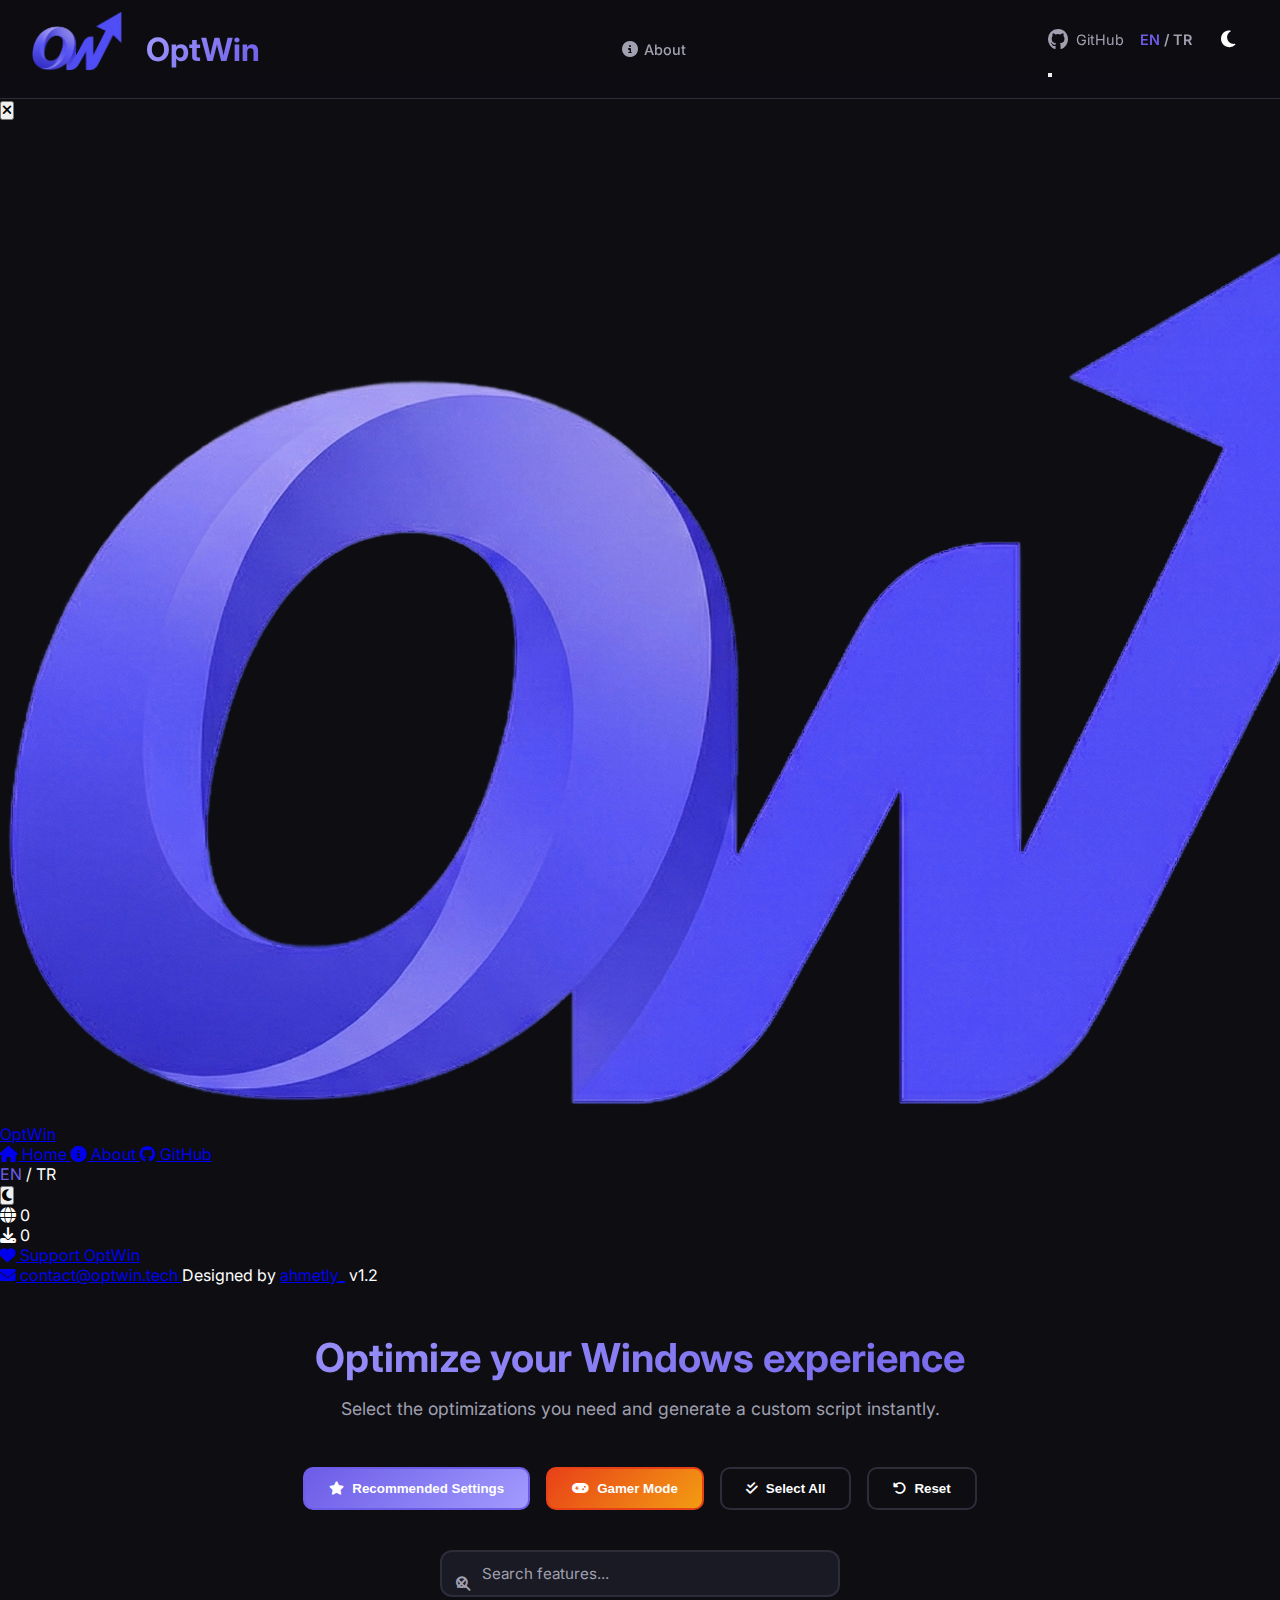
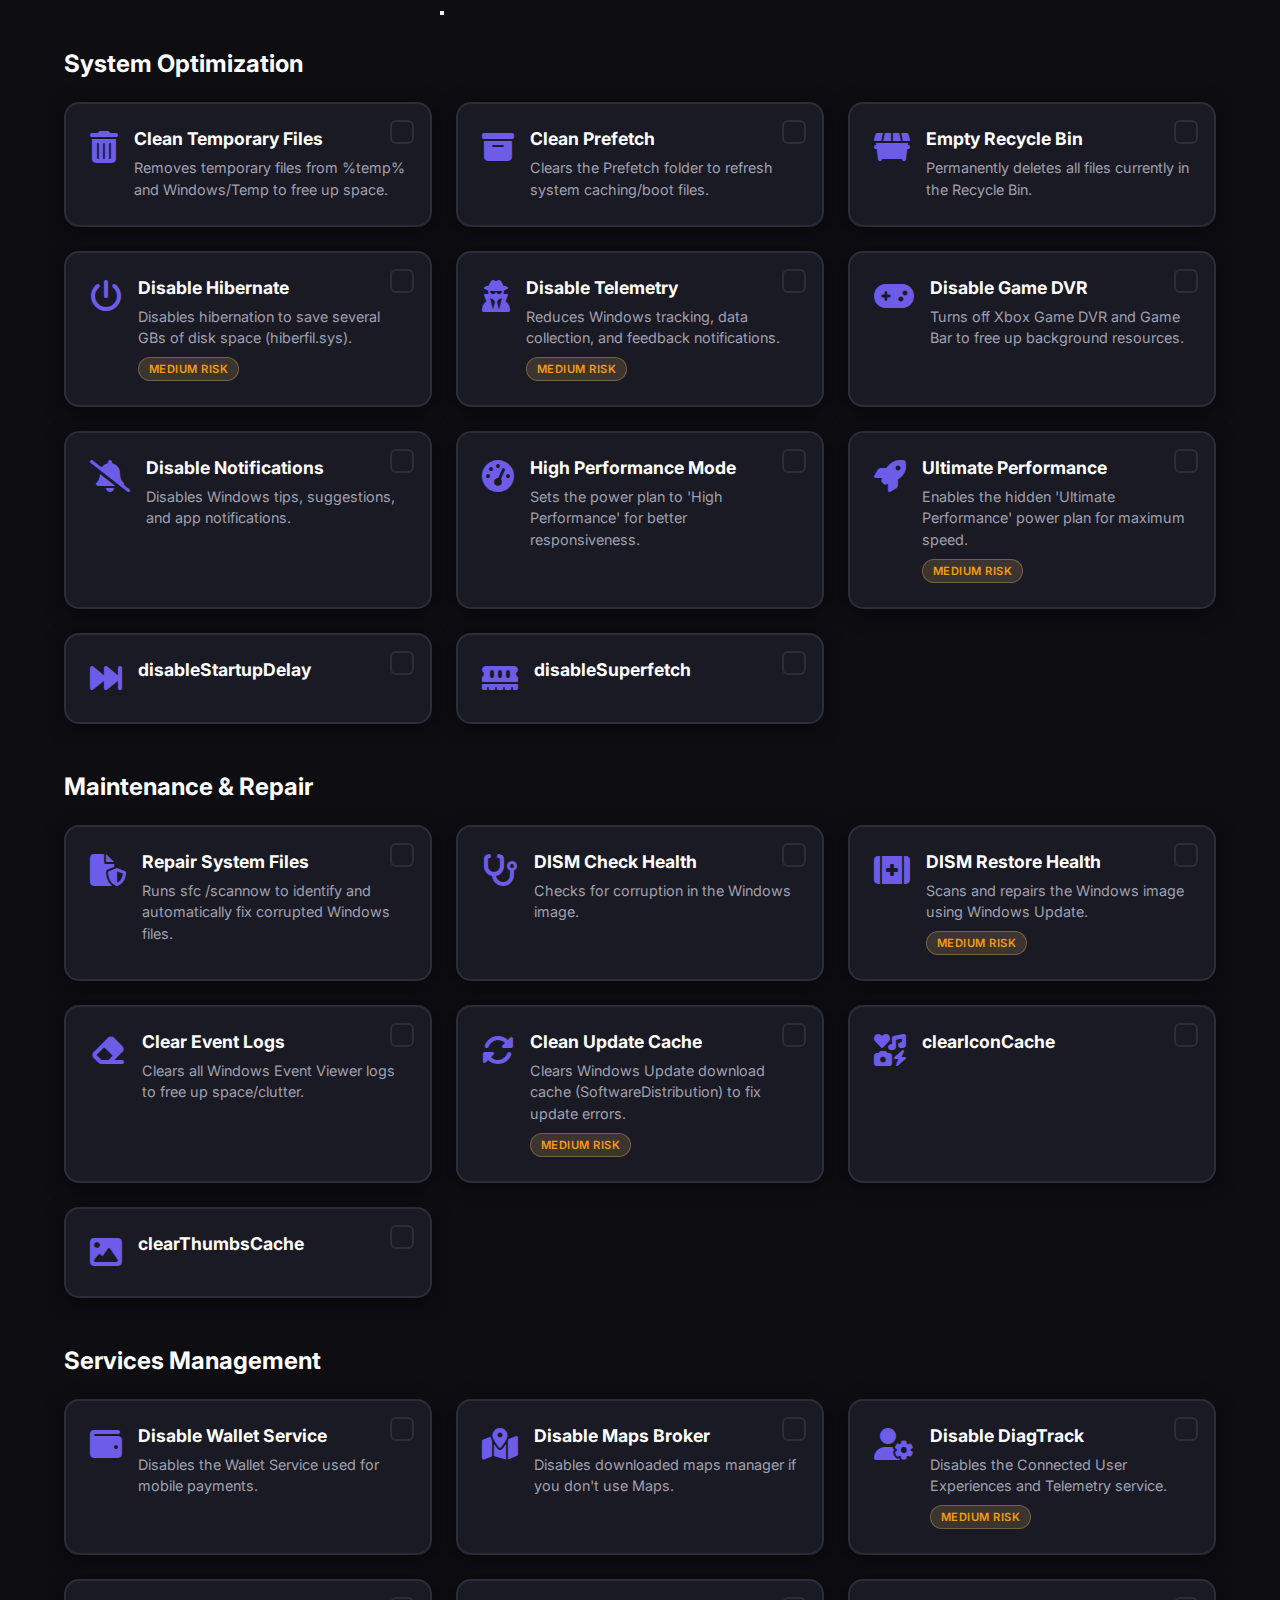
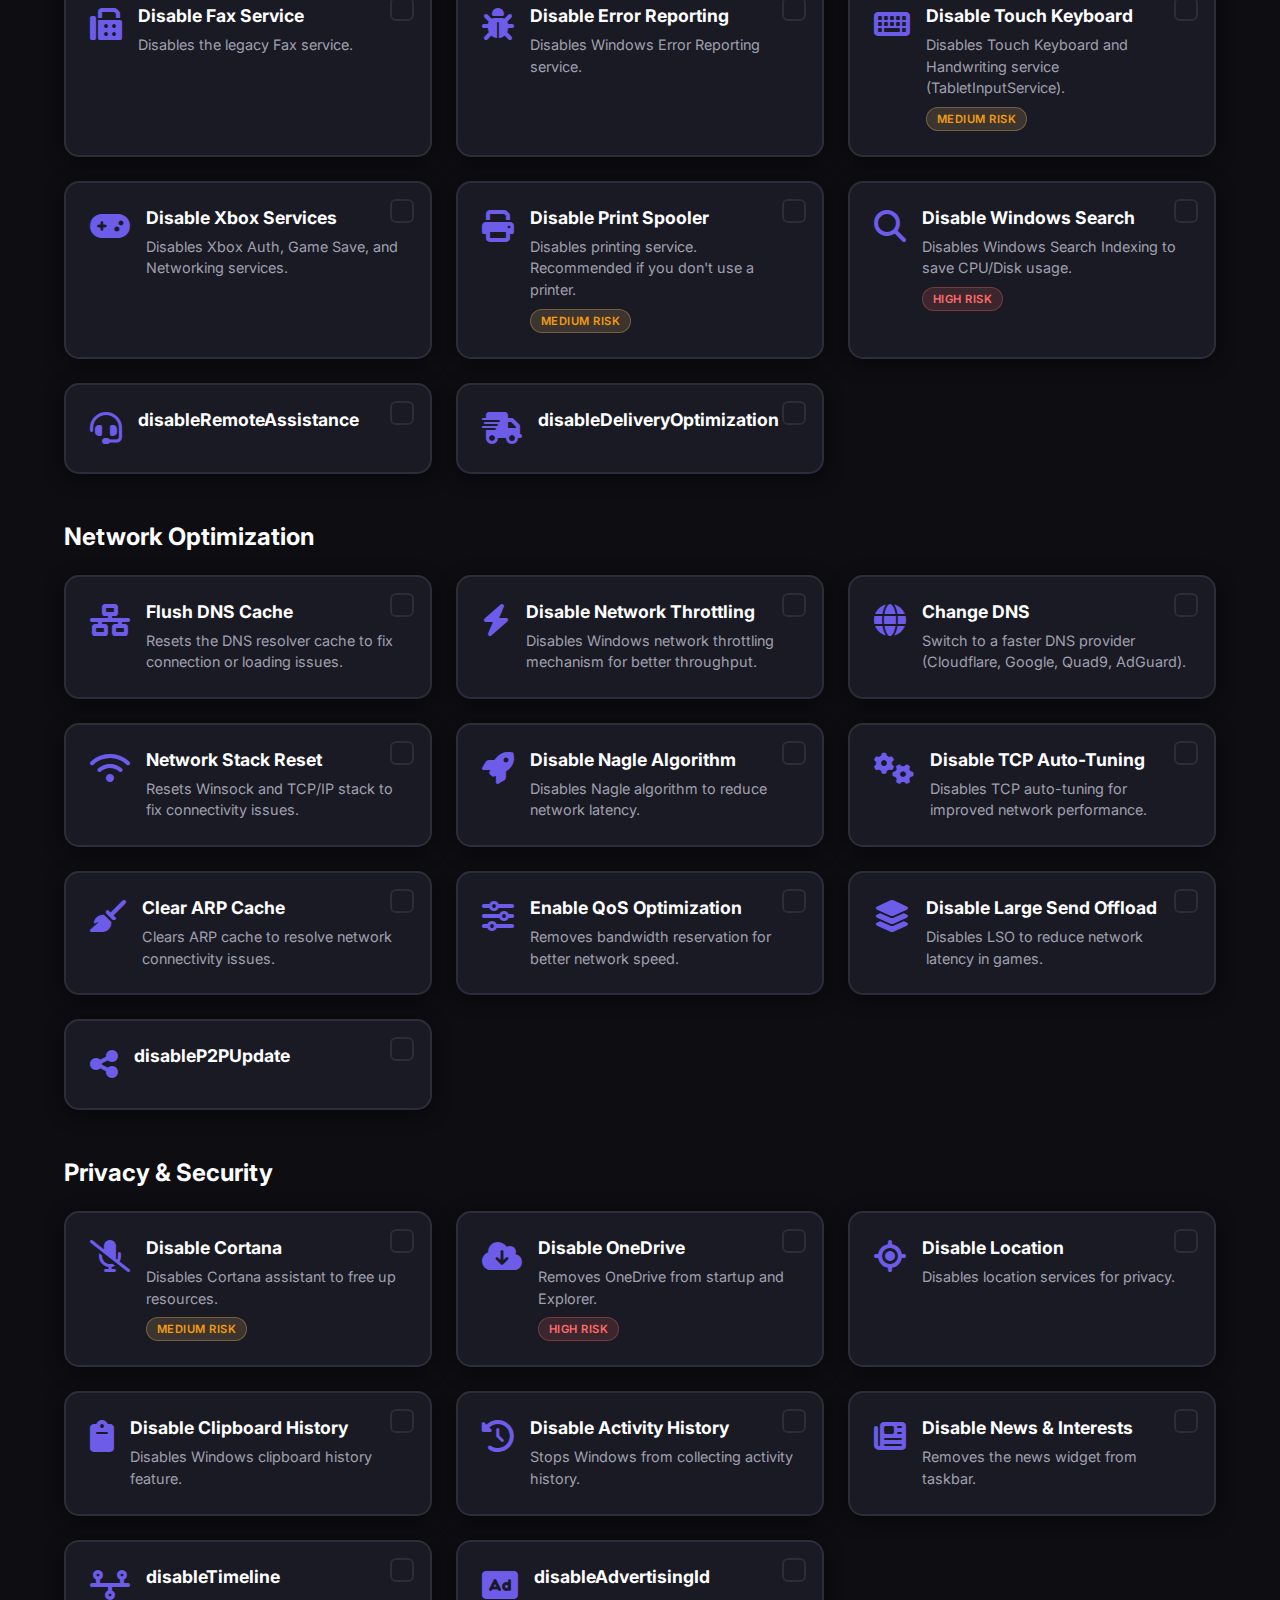
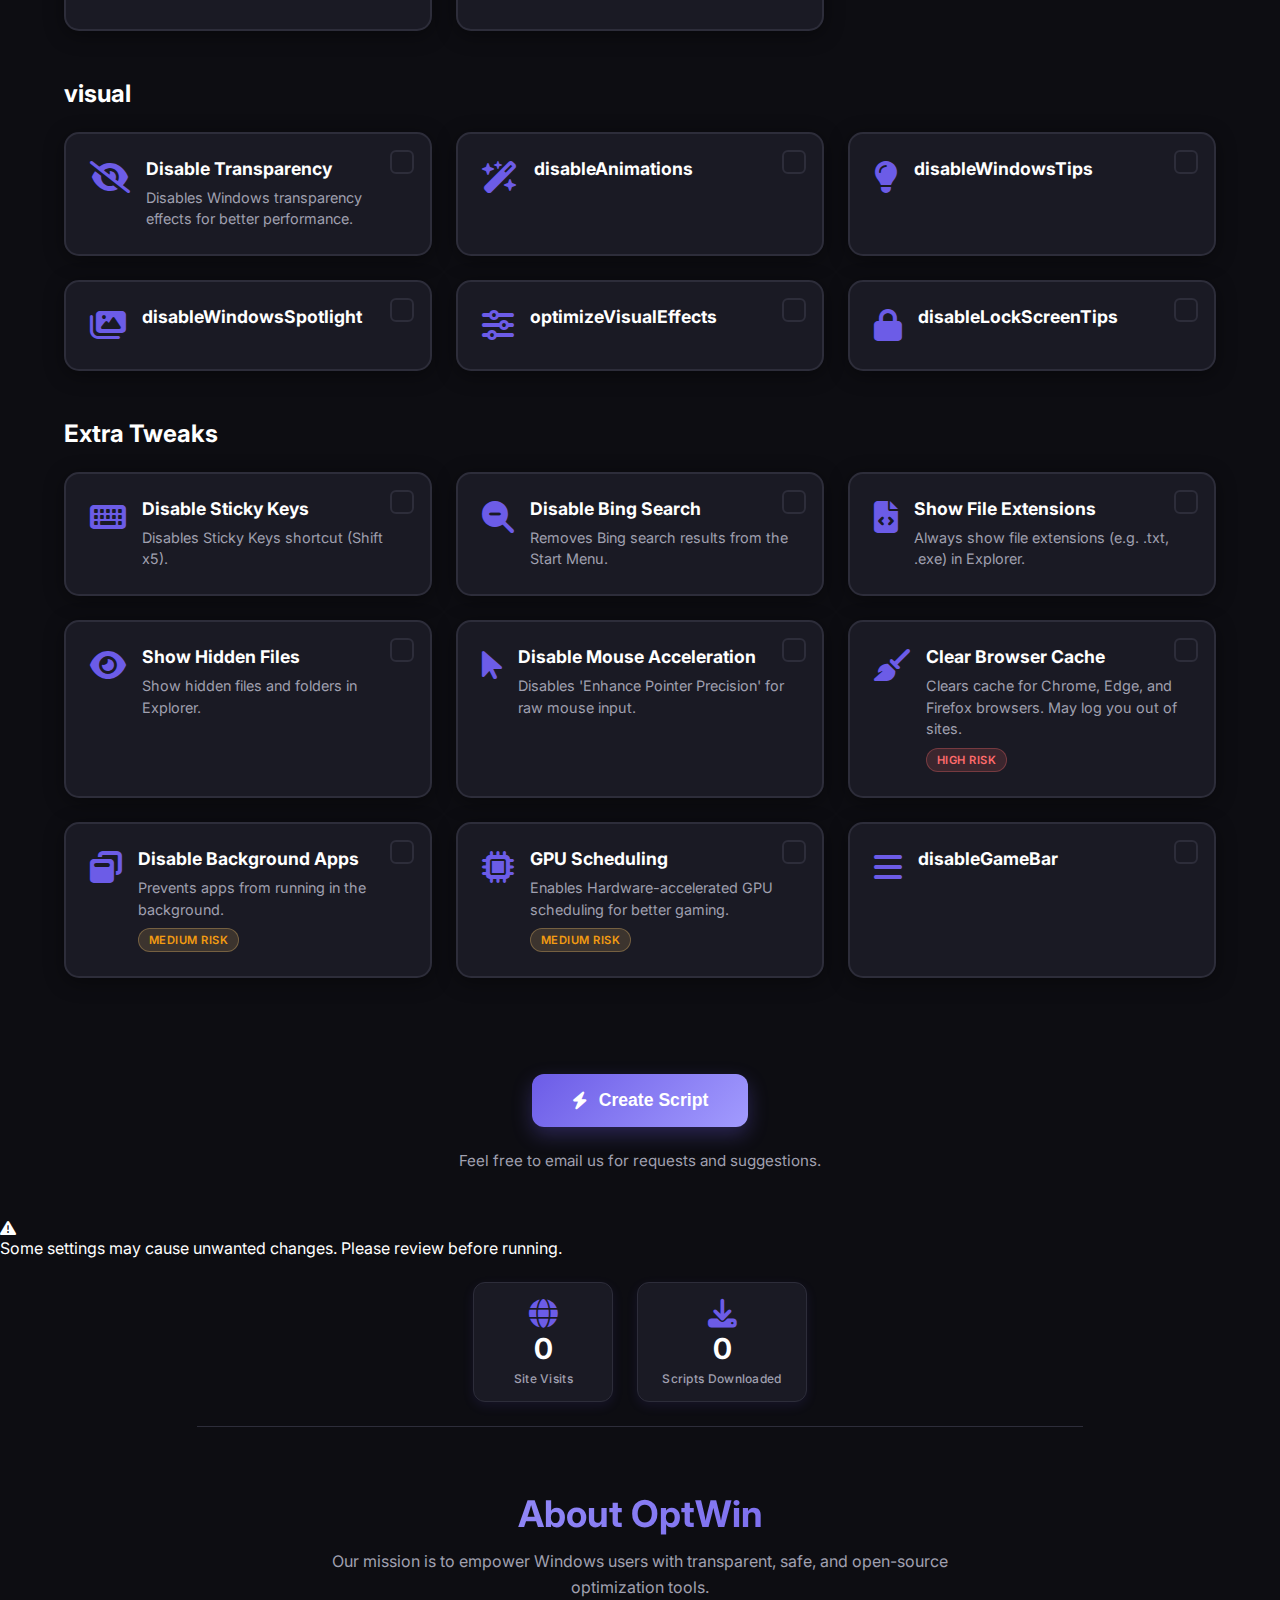
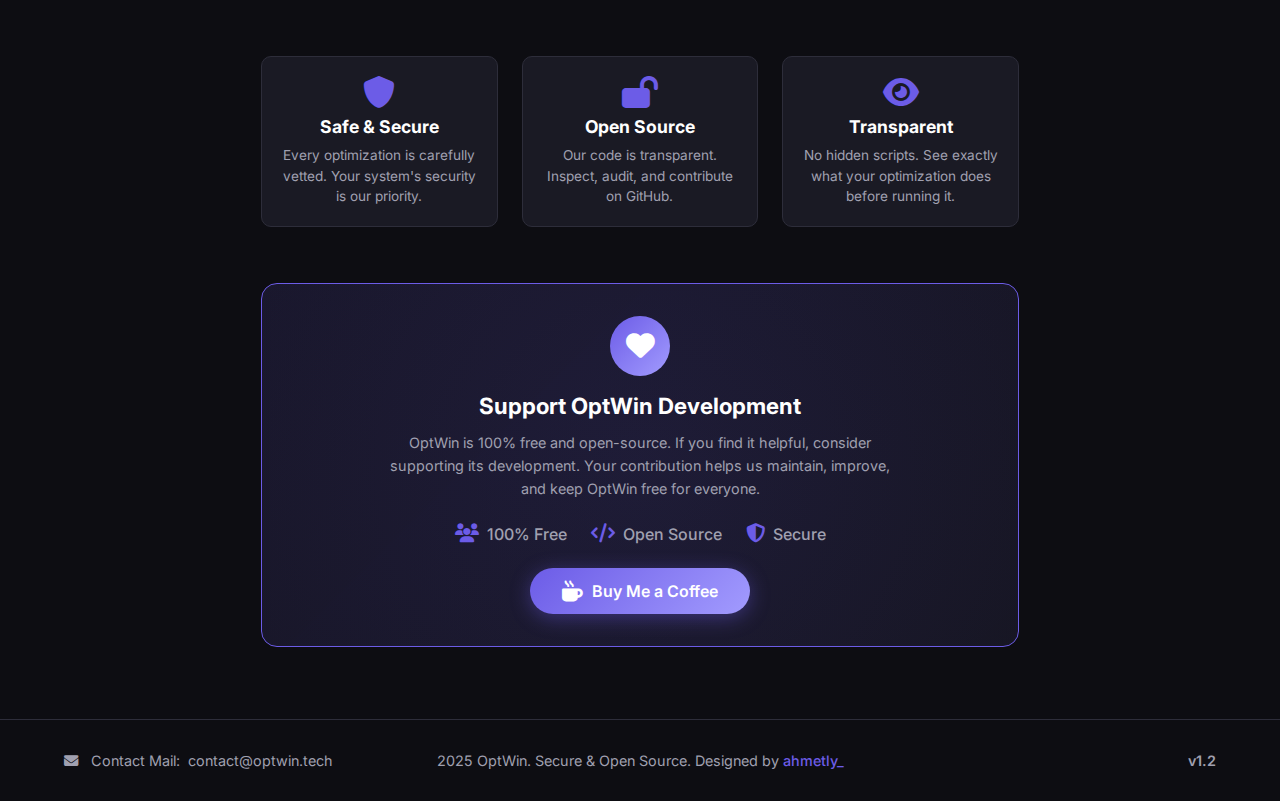
<file: index.html>
<!DOCTYPE html>
<html lang="en">

<head>
    <meta charset="UTF-8">
    <meta name="viewport" content="width=device-width, initial-scale=1.0">
    <meta name="description"
        content="Free Windows optimization tool. Generate custom batch scripts to clean temp files, disable telemetry, optimize DNS, manage services, and boost system performance. Safe, transparent, and open-source.">
    <meta name="keywords"
        content="Windows optimization, batch script generator, system cleanup, DNS changer, performance tuning, telemetry blocker, Windows tweaks, free optimization">
    <meta name="author" content="ahmetly">
    <meta name="robots" content="index, follow">
    <meta name="theme-color" content="#6c5ce7">

    <!-- Open Graph / Social Media -->
    <meta property="og:type" content="website">
    <meta property="og:url" content="https://optwin.tech">
    <meta property="og:title" content="OptWin - Free Windows Optimization Tool">
    <meta property="og:description"
        content="Generate custom Windows optimization scripts instantly. Clean, secure, and open-source.">
    <meta property="og:image" content="https://optwin.tech/assets/optwin-og.png">

    <!-- Twitter Card -->
    <meta property="twitter:card" content="summary_large_image">
    <meta property="twitter:url" content="https://optwin.tech">
    <meta property="twitter:title" content="OptWin - Windows Optimization Tool">
    <meta property="twitter:image" content="https://optwin.tech/assets/optwin-twitter.png">

    <!-- Canonical URL -->
    <link rel="canonical" href="https://optwin.tech">

    <!-- Preconnect for Performance -->
    <link rel="preconnect" href="https://fonts.googleapis.com">
    <link rel="preconnect" href="https://fonts.gstatic.com" crossorigin>
    <link rel="preconnect" href="https://cdnjs.cloudflare.com">

    <!-- Preload critical resources -->
    <link rel="preload" href="css/style.css" as="style">
    <link rel="preload" href="js/script.js" as="script">
    <link rel="preload" href="./assets/optwin.png" as="image">

    <title>OptWin - Free Windows Optimization Tool</title>
    <link rel="stylesheet" href="css/style.css">
    <link href="https://fonts.googleapis.com/css2?family=Inter:wght@400;500;600;700&display=swap" rel="stylesheet">
    <link rel="stylesheet" href="https://cdnjs.cloudflare.com/ajax/libs/font-awesome/6.4.0/css/all.min.css">
    <link rel="icon" type="image/png" href="./assets/favicon.png">

    <!-- Structured Data (Schema.org) -->
    <script type="application/ld+json">
    {
      "@context": "https://schema.org",
      "@type": "SoftwareApplication",
      "name": "OptWin",
      "description": "Free Windows Optimization Tool for generating custom batch scripts",
      "url": "https://optwin.tech",
      "applicationCategory": "UtilitiesApplication",
      "operatingSystem": "Windows",
      "offers": {
        "@type": "Offer",
        "price": "0",
        "priceCurrency": "USD"
      },
      "author": {
        "@type": "Person",
        "name": "ahmetly",
        "url": "https://ahmetly.com"
      }
    }
    </script>
</head>

<body class="dark-theme">
    <header>
        <div class="header-wrapper">
            <div class="header-left">
                <a href="https://optwin.tech" class="logo-link">
                    <div class="logo-container">
                        <img src="./assets/optwin.png" alt="OptWin Logo" id="app-logo">
                        <h1 id="app-title">OptWin</h1>
                    </div>
                </a>
            </div>
            <div class="header-center">
                <nav class="header-nav">
                    <a href="#about" id="about-link" class="nav-link">
                        <i class="fa-solid fa-info-circle"></i> <span id="about-text">About</span>
                    </a>
                </nav>
            </div>
            <div class="header-right">
                <div class="controls">
                    <a href="https://github.com/ahmetlygh/optwin" target="_blank" class="github-link">
                        <i class="fa-brands fa-github"></i>
                        <span id="github-text">GitHub</span>
                    </a>
                    <div class="lang-switch">
                        <span class="lang-opt active" data-lang="en">EN</span> / <span class="lang-opt"
                            data-lang="tr">TR</span>
                    </div>
                    <button id="theme-toggle" aria-label="Toggle Theme">
                        <i class="fa-solid fa-moon"></i>
                    </button>
                </div>
                <!-- Hamburger Menu Button -->
                <button class="hamburger-menu" id="hamburger-menu" aria-label="Menu">
                    <span></span>
                    <span></span>
                    <span></span>
                </button>
            </div>
        </div>
    </header>

    <!-- Mobile Navigation Overlay -->
    <div class="mobile-nav-overlay" id="mobile-nav-overlay"></div>

    <!-- Mobile Navigation Panel -->
    <nav class="mobile-nav" id="mobile-nav">
        <!-- Close Button -->
        <button class="mobile-nav-close" id="mobile-nav-close" aria-label="Close Menu">
            <i class="fa-solid fa-xmark"></i>
        </button>

        <!-- Logo at top -->
        <a href="#" class="mobile-nav-logo" id="mobile-nav-home-logo">
            <img src="./assets/optwin.png" alt="OptWin Logo" class="mobile-logo-img">
            <span>OptWin</span>
        </a>
        <div class="mobile-nav-divider"></div>

        <a href="#" class="mobile-nav-link active" id="mobile-home-link">
            <i class="fa-solid fa-house"></i>
            <span id="mobile-home-text">Home</span>
        </a>
        <a href="#about" class="mobile-nav-link">
            <i class="fa-solid fa-info-circle"></i>
            <span id="mobile-about-text">About</span>
        </a>
        <a href="https://github.com/ahmetlygh/optwin" target="_blank" class="mobile-nav-link">
            <i class="fa-brands fa-github"></i>
            <span>GitHub</span>
        </a>

        <div class="mobile-nav-divider"></div>

        <div class="mobile-controls-center">
            <div class="lang-switch-mobile">
                <span class="lang-opt mobile-lang active" data-lang="en">EN</span>
                <span class="lang-divider">/</span>
                <span class="lang-opt mobile-lang" data-lang="tr">TR</span>
            </div>
            <button id="mobile-theme-toggle" class="theme-toggle-mobile" aria-label="Toggle Theme">
                <i class="fa-solid fa-moon"></i>
            </button>
        </div>

        <!-- Mini Stats - Between dividers -->
        <div class="mobile-nav-divider"></div>
        <div class="mobile-stats">
            <div class="mobile-stat">
                <i class="fa-solid fa-globe"></i>
                <span id="mobile-stats-visits">0</span>
            </div>
            <div class="mobile-stat">
                <i class="fa-solid fa-download"></i>
                <span id="mobile-stats-downloads">0</span>
            </div>
        </div>
        <div class="mobile-nav-divider"></div>

        <!-- Bottom Section - Support & Info -->
        <div class="mobile-nav-bottom">
            <a href="https://www.buymeacoffee.com/ahmetly_" target="_blank" class="mobile-support-btn">
                <i class="fa-solid fa-heart"></i>
                <span id="mobile-support-text">Support OptWin</span>
            </a>
            <div class="mobile-nav-footer">
                <a href="mailto:contact@optwin.tech" class="mobile-contact">
                    <i class="fa-solid fa-envelope"></i> contact@optwin.tech
                </a>
                <span class="mobile-designed-by">Designed by <a href="https://ahmetly.com"
                        target="_blank">ahmetly_</a></span>
                <span class="mobile-version">v1.2</span>
            </div>
        </div>
    </nav>
    <main>
        <section class="hero">
            <h2 id="hero-title">Optimize your Windows experience</h2>
            <p id="hero-desc">Select the optimizations you need and generate a custom script instantly.</p>
        </section>

        <section class="preset-controls">
            <button id="btn-recommended" class="preset-btn recommended">
                <i class="fa-solid fa-star"></i> <span id="txt-recommended">Recommended Settings</span>
            </button>
            <button id="btn-gamer-mode" class="preset-btn gamer">
                <i class="fa-solid fa-gamepad"></i> <span id="txt-gamer-mode">Gamer Mode</span>
            </button>
            <button id="btn-select-all" class="preset-btn">
                <i class="fa-solid fa-check-double"></i> <span id="txt-select-all">Select All</span>
            </button>
            <button id="btn-reset" class="preset-btn">
                <i class="fa-solid fa-rotate-left"></i> <span id="txt-reset">Reset</span>
            </button>
        </section>

        <!-- Search and Selection Counter -->
        <section class="search-section">
            <div class="search-wrapper">
                <i class="fa-solid fa-magnifying-glass search-icon"></i>
                <input type="text" id="search-input" placeholder="Search features..." autocomplete="off">
                <button class="search-clear" id="search-clear" aria-label="Clear search">
                    <i class="fa-solid fa-xmark"></i>
                </button>
            </div>
            <div id="selected-count" class="selected-count">
                <i class="fa-solid fa-check-circle"></i> <span>0 features selected</span>
            </div>
        </section>

        <section class="features-container" id="features-container">
            <!-- Categories and Grids will be injected by JS -->
        </section>

        <section class="dns-section">
            <div id="dns-settings-panel" class="settings-panel hidden">
                <div class="panel-header">
                    <h3 id="dns-title">DNS Configuration</h3>
                    <button id="ping-test-btn" class="secondary-btn" title="Download Ping Test Tool">
                        <i class="fa-solid fa-network-wired"></i> <span id="ping-btn-text">Download Ping Test</span>
                    </button>
                </div>
                <div class="dns-options">
                    <label class="dns-option">
                        <input type="radio" name="dns-provider" value="cloudflare" checked>
                        <span class="dns-label">Cloudflare (Recommended)</span>
                    </label>
                    <label class="dns-option">
                        <input type="radio" name="dns-provider" value="google">
                        <span class="dns-label">Google (8.8.8.8)</span>
                    </label>
                    <label class="dns-option">
                        <input type="radio" name="dns-provider" value="opendns">
                        <span class="dns-label">OpenDNS</span>
                    </label>
                    <label class="dns-option">
                        <input type="radio" name="dns-provider" value="quad9">
                        <span class="dns-label">Quad9</span>
                    </label>
                    <label class="dns-option">
                        <input type="radio" name="dns-provider" value="adguard">
                        <span class="dns-label">AdGuard</span>
                    </label>
                </div>
            </div>
        </section>

        <section class="action-area">
            <button id="generate-btn" class="primary-btn btn-inactive">
                <i class="fa-solid fa-bolt"></i> <span id="btn-text">Create Script</span>
            </button>
            <p class="contact-message">
                <span id="contact-message-text">Feel free to email us for requests and suggestions.</span>
            </p>
        </section>
    </main>

    <!-- Toast Notification -->
    <div id="toast-notification" class="toast-notification">
        <i class="fa-solid fa-triangle-exclamation"></i>
        <p id="toast-message">Some settings may cause unwanted changes. Please review before running.</p>
    </div>

    <!-- System Restore Modal -->
    <div id="restore-modal" class="modal hidden">
        <div class="modal-content">
            <button id="modal-close" class="modal-close-btn" aria-label="Close">&times;</button>
            <h3 id="modal-title" class="modal-title">Create Restore Point?</h3>
            <p id="modal-desc" class="modal-desc">Do you want to create a System Restore Point before applying
                optimizations?</p>
            <div class="modal-actions">
                <button id="modal-yes" class="primary-btn">Yes, Create</button>
                <button id="modal-no" class="secondary-btn">No, Skip</button>
            </div>
        </div>
    </div>
    <!-- Warning Modal -->
    <div id="warning-modal" class="modal hidden">
        <div class="modal-content warning-content">
            <button id="warning-close" class="modal-close-btn" aria-label="Close">&times;</button>
            <div class="warning-icon"><i class="fa-solid fa-circle-exclamation"></i></div>
            <p id="warning-msg" class="modal-msg">Please select at least one feature.</p>
        </div>
    </div>

    <!-- Statistics Section (Floating) -->
    <section class="stats-section-floating">
        <div class="stats-container">
            <div class="stat-mini">
                <i class="fa-solid fa-globe"></i>
                <span class="stat-num" id="stats-total-visits">0</span>
                <span class="stat-txt" id="stats-visits-label">Site Ziyaretleri</span>
            </div>
            <div class="stat-mini">
                <i class="fa-solid fa-download"></i>
                <span class="stat-num" id="stats-total-downloads">0</span>
                <span class="stat-txt" id="stats-downloads-label">İndirilen Scriptler</span>
            </div>
        </div>
    </section>

    <!-- About Section -->
    <section id="about" class="about-section-main">
        <div class="about-hero">
            <h2 id="about-title">About OptWin</h2>
            <p id="about-subtitle">Our mission is to empower Windows users with transparent, safe, and open-source
                optimization tools.</p>
        </div>

        <div class="about-content">
            <!-- Values -->
            <div class="values-grid">
                <div class="value-card">
                    <i class="fa-solid fa-shield"></i>
                    <h4 id="value-safe-title">Safe & Secure</h4>
                    <p id="value-safe-desc">Every optimization is carefully vetted. Your system's security is our
                        priority.</p>
                </div>
                <div class="value-card">
                    <i class="fa-solid fa-lock-open"></i>
                    <h4 id="value-open-title">Open Source</h4>
                    <p id="value-open-desc">Our code is transparent. Inspect, audit, and contribute on GitHub.</p>
                </div>
                <div class="value-card">
                    <i class="fa-solid fa-eye"></i>
                    <h4 id="value-transparent-title">Transparent</h4>
                    <p id="value-transparent-desc">No hidden scripts. See exactly what your optimization does before
                        running it.</p>
                </div>
            </div>
        </div>

        <!-- Support/Donation Section -->
        <div class="support-section">
            <div class="support-card-highlight">
                <div class="support-icon-large">
                    <i class="fa-solid fa-heart"></i>
                </div>
                <h3 id="support-title">Support OptWin Development</h3>
                <p id="support-desc">OptWin is 100% free and open-source. Your contribution helps keep it free for
                    everyone.</p>
                <div class="support-badges">
                    <div class="support-badge">
                        <i class="fa-solid fa-users"></i>
                        <span id="badge-free">100% Free</span>
                    </div>
                    <div class="support-badge">
                        <i class="fa-solid fa-code"></i>
                        <span id="badge-opensource">Open Source</span>
                    </div>
                    <div class="support-badge">
                        <i class="fa-solid fa-shield-halved"></i>
                        <span id="badge-secure">Secure</span>
                    </div>
                </div>
                <a href="https://www.buymeacoffee.com/ahmetly_" target="_blank" class="donate-btn">
                    <i class="fa-solid fa-mug-hot"></i>
                    <span id="donate-btn-text">Buy Me a Coffee</span>
                </a>
            </div>
        </div>
    </section>

    <footer>
        <div class="footer-left">
            <a href="mailto:contact@optwin.tech">
                <i class="fa-solid fa-envelope" style="margin-right: 5px;"></i> <span id="contact-label">Contact
                    Mail:</span>contact@optwin.tech
            </a>
        </div>
        <div class="footer-center">
            2025 OptWin. <span id="footer-text">Secure & Open Source.</span>
            <span id="designed-by">Designed by <a href="https://ahmetly.com" target="_blank">ahmetly_</a></span>
        </div>
        <div class="footer-right">
            <a href="https://github.com/ahmetlygh/OptWin/commits/master/" target="_blank" class="version-link">v1.2</a>
        </div>
    </footer>

    <!-- Script Ready Overlay -->
    <div id="script-overlay" class="script-overlay">
        <div class="script-content-wrapper">
            <div class="overlay-header">
                <h2>Script Preview</h2>
                <div class="overlay-badges">
                    <div class="badge"><i class="fa-solid fa-rotate"></i> <span id="badge-run">Can be run multiple
                            times</span></div>
                    <div class="badge"><i class="fa-solid fa-check-circle"></i> <span id="badge-ready">Ready for
                            use</span></div>
                </div>
            </div>

            <div class="script-preview">
                <button id="copy-script-btn" class="copy-btn"><i class="fa-solid fa-copy"></i> Kopyala</button>
                <pre id="preview-code"># Optimize Windows with OptWin
# Generated on ...</pre>
            </div>

            <div class="instruction-box">
                <h3 id="instr-title"><i class="fa-solid fa-book"></i> How to use:</h3>
                <ul class="step-list">
                    <li>
                        <span class="step-number">1</span>
                        <span id="step-1">Download the script file below.</span>
                    </li>
                    <li>
                        <span class="step-number">2</span>
                        <span id="step-2">Right-click the downloaded file and select <b>Run with PowerShell</b>.</span>
                    </li>
                    <li>
                        <span class="step-number">3</span>
                        <span id="step-3">If SmartScreen appears, click <b>More info</b> → <b>Run anyway</b>.</span>
                    </li>
                </ul>
                <p id="overlay-note" class="overlay-note"><i class="fa-solid fa-info-circle"></i> Note: This script is
                    open source. You can review the code on GitHub.</p>
            </div>

            <div class="overlay-actions">
                <button id="download-script-btn" class="primary-btn">
                    <i class="fa-solid fa-download"></i> <span id="btn-download">Download Script</span>
                </button>
                <button id="close-overlay-btn" class="secondary-btn">
                    <i class="fa-solid fa-xmark"></i> <span id="btn-close">Close</span>
                </button>
            </div>
        </div>
    </div>


    <!-- Buy Me a Coffee Widget -->
    <script data-name="BMC-Widget" data-cfasync="false" src="https://cdnjs.buymeacoffee.com/1.0.0/widget.prod.min.js"
        data-id="ahmetly_" data-description="Support me on Buy me a coffee!"
        data-message="Contribute today to ensure the sustainability and innovation of OptWin! 💜" data-color="#BD5FFF"
        data-position="Right" data-x_margin="18" data-y_margin="18"></script>

    <!-- OptWin Scripts -->
    <script src="js/config.js"></script>
    <script src="js/features.js"></script>
    <script src="js/script.js" defer></script>
</body>

</html>
</file>
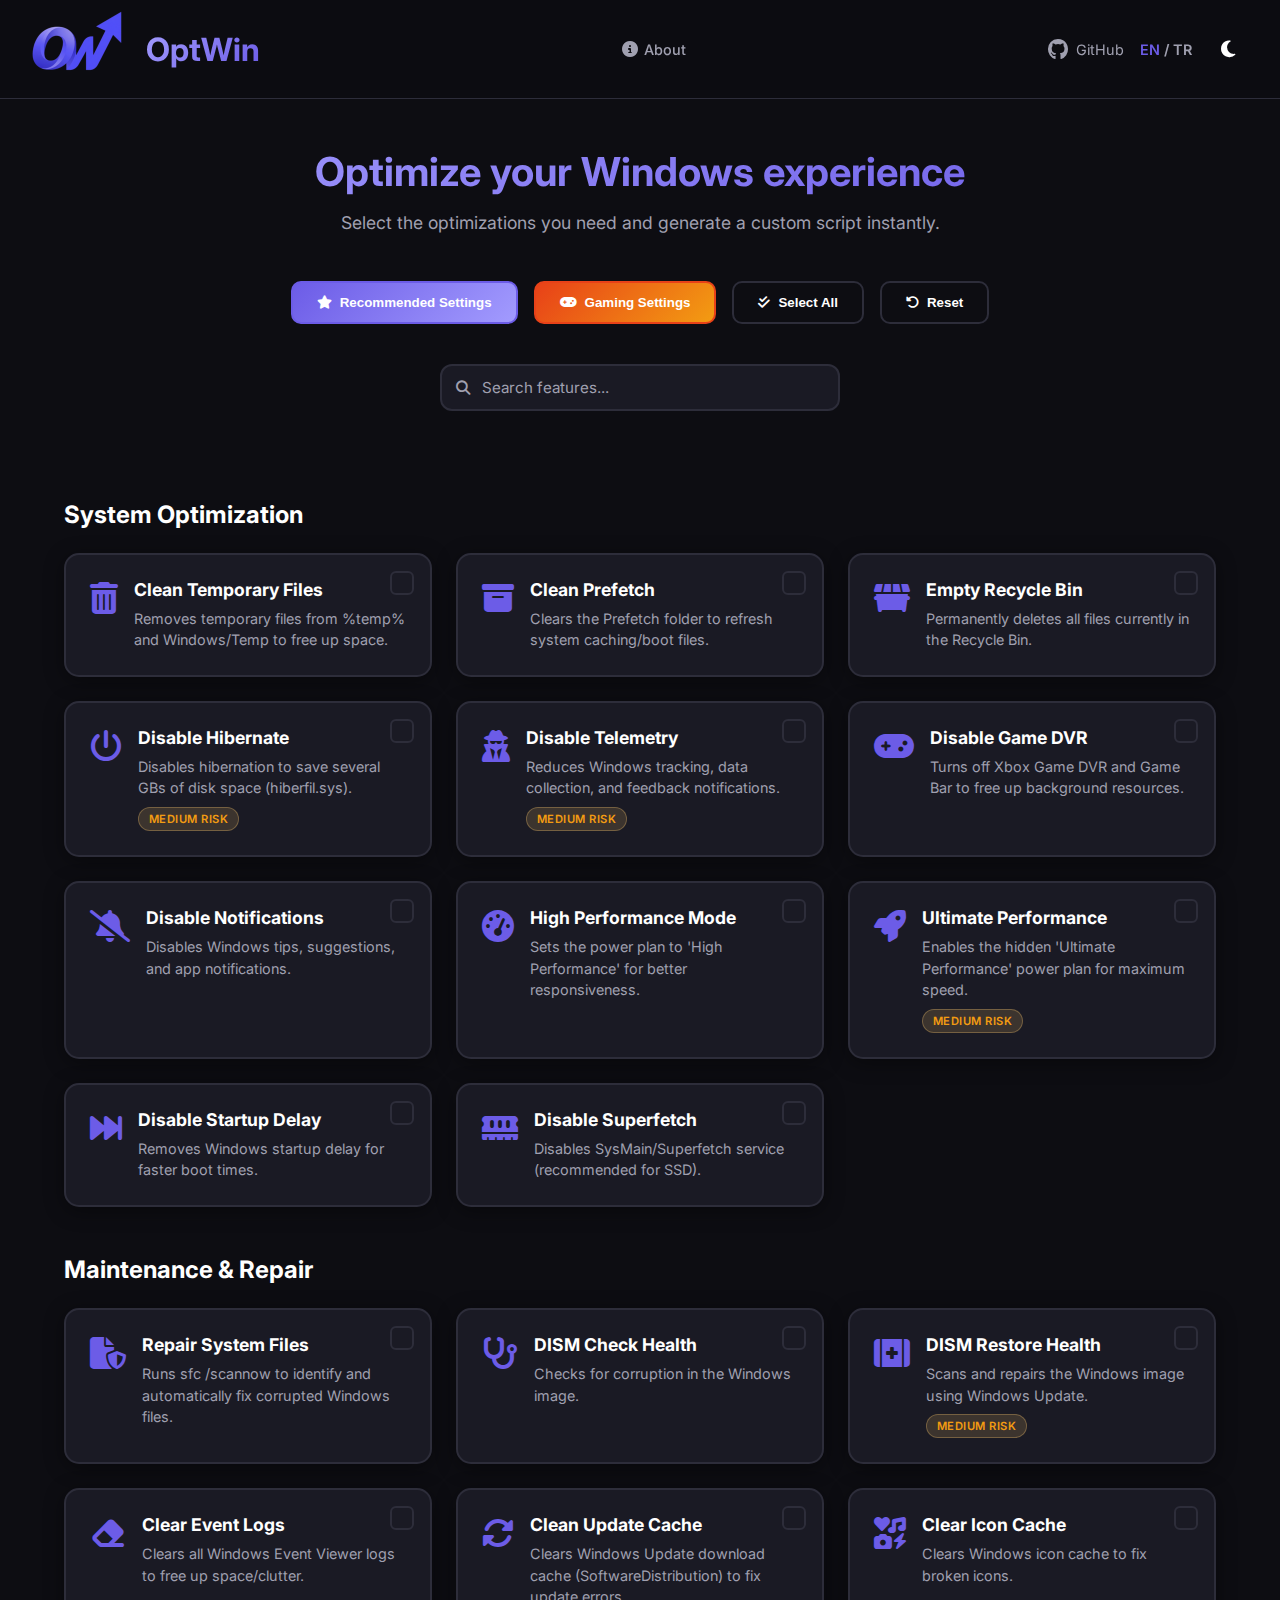
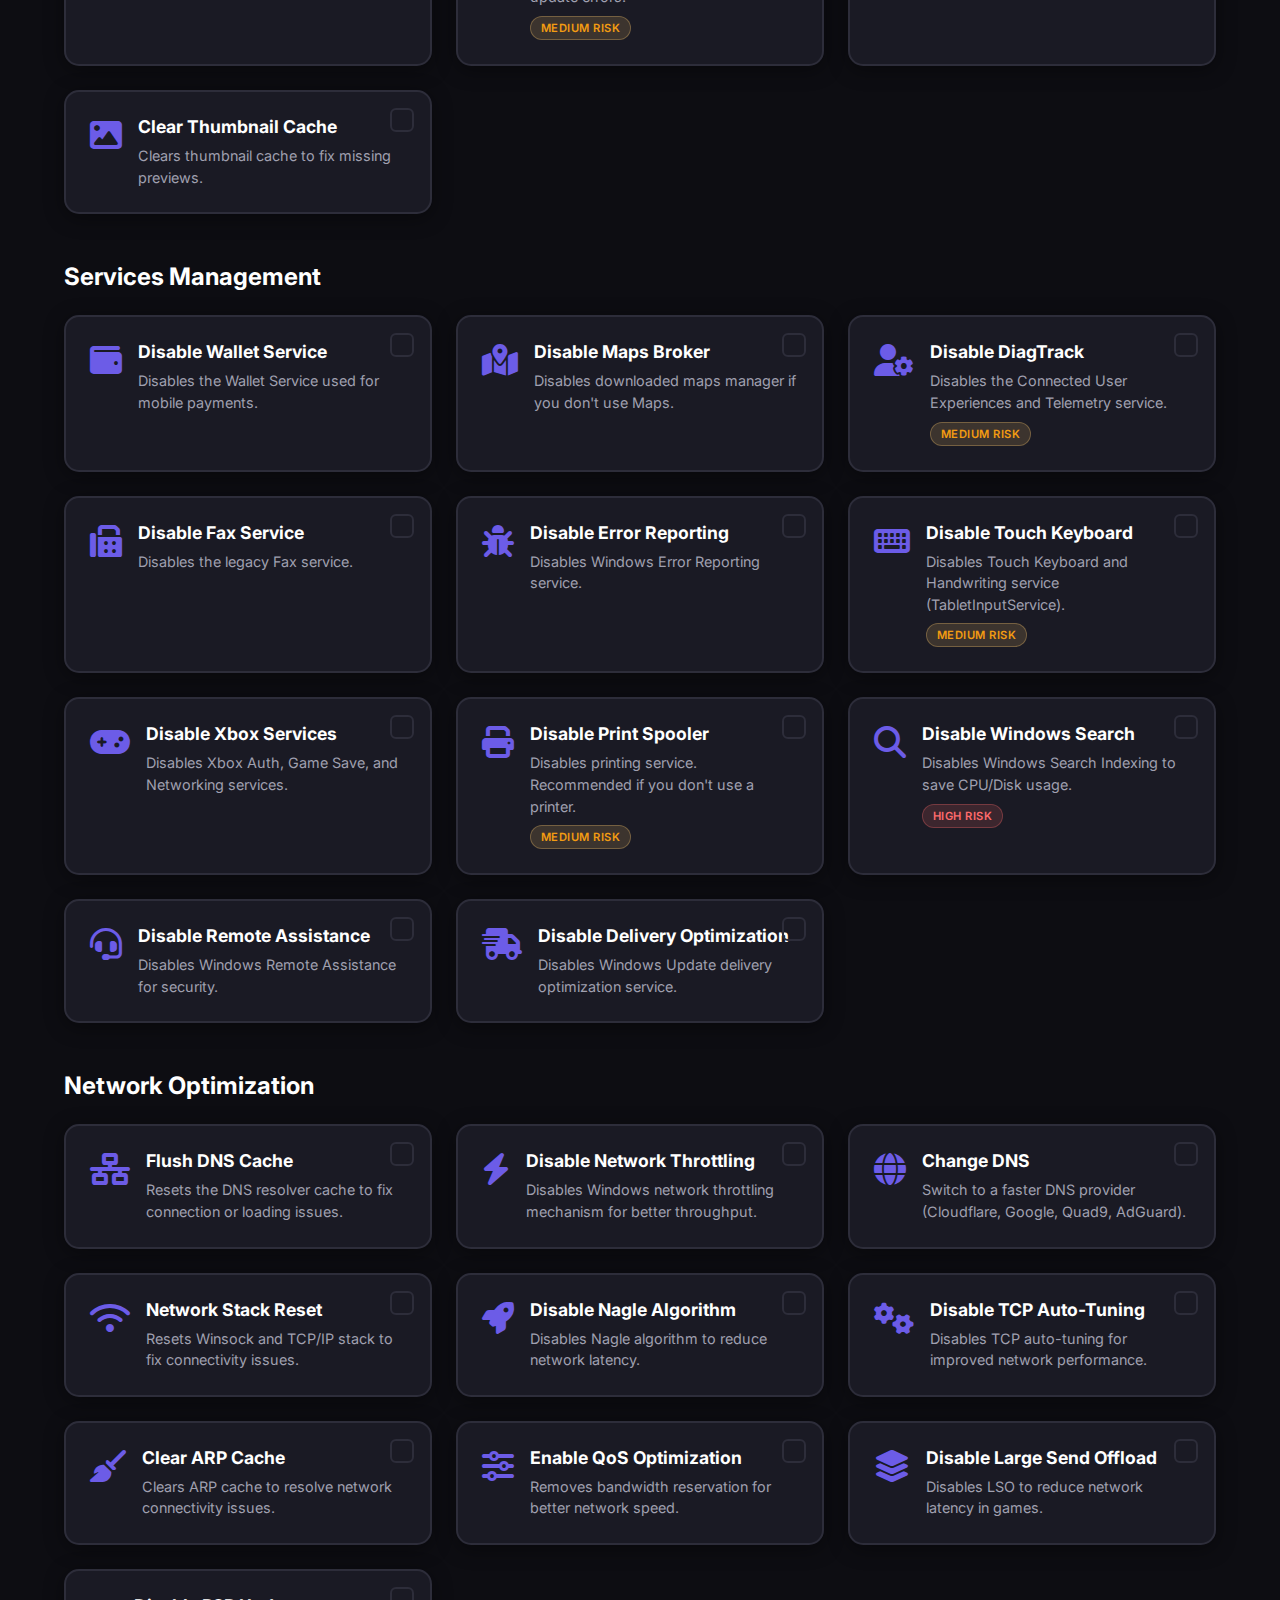
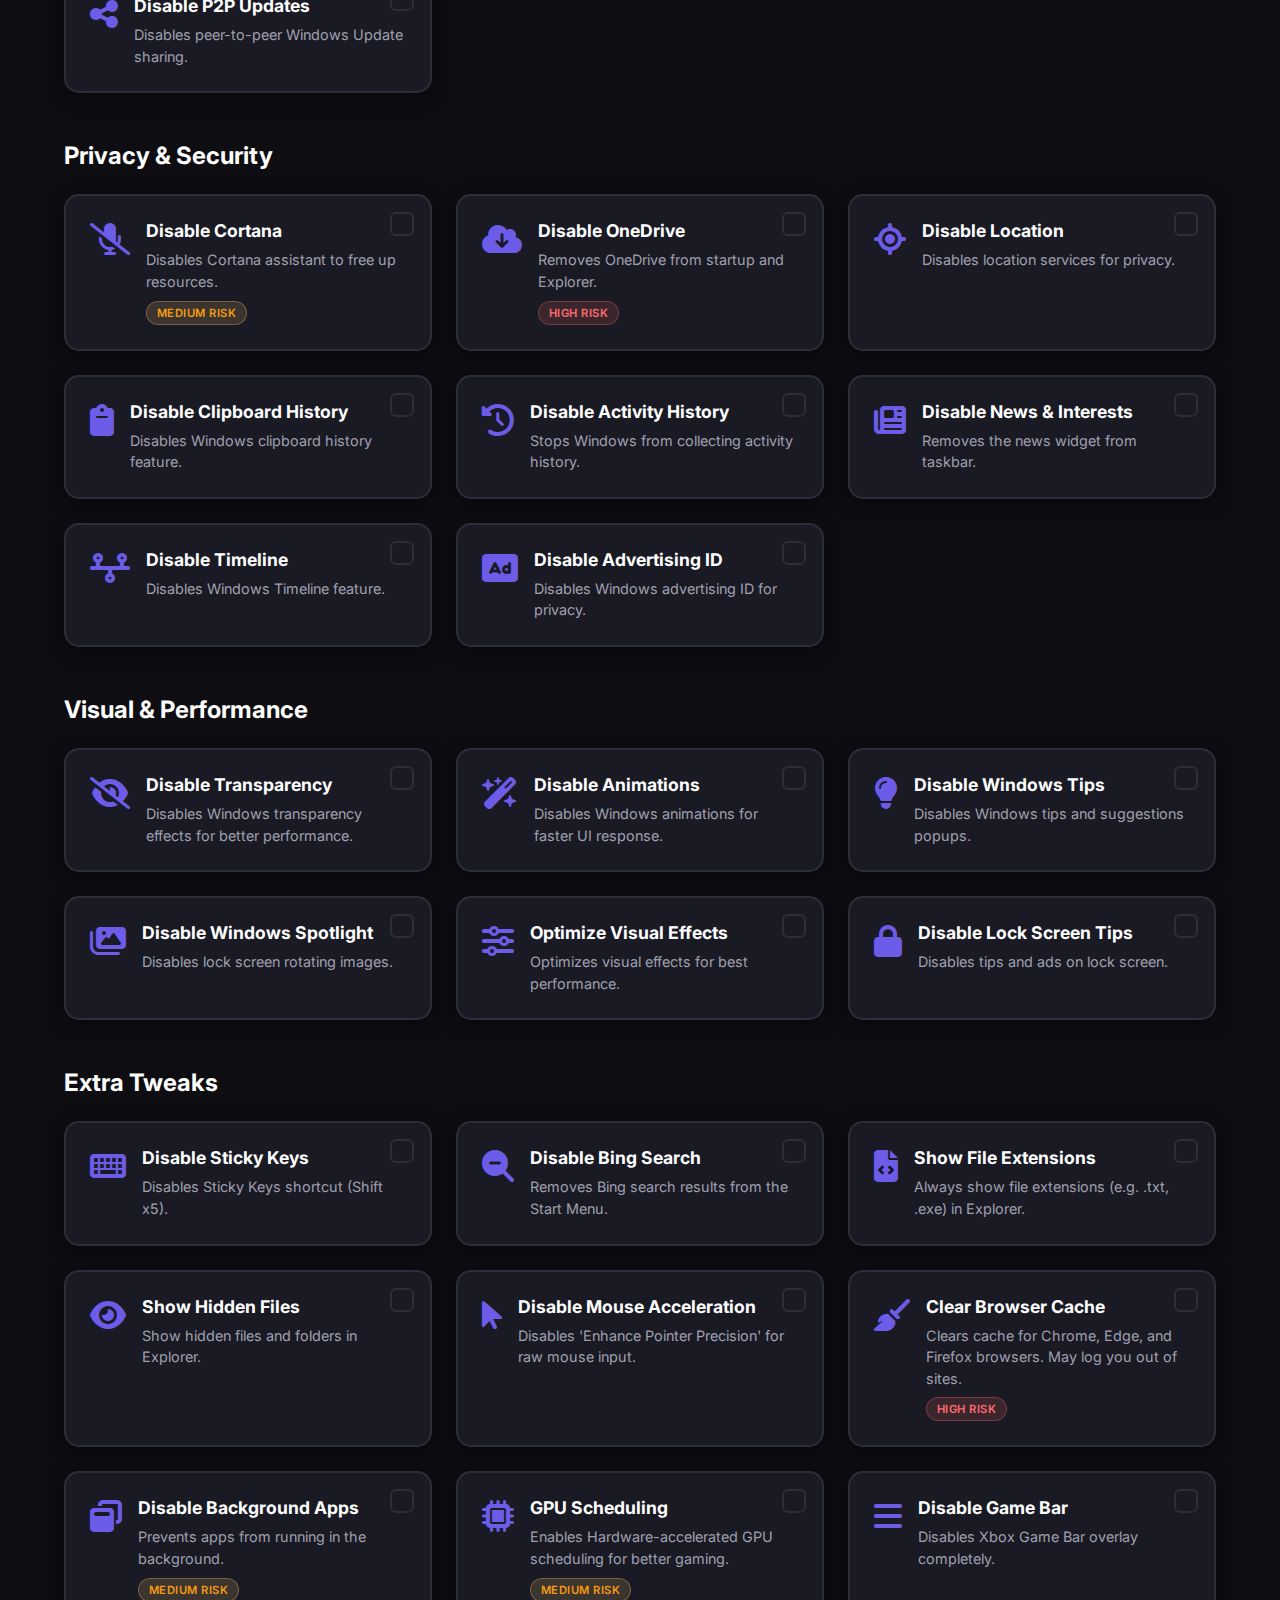
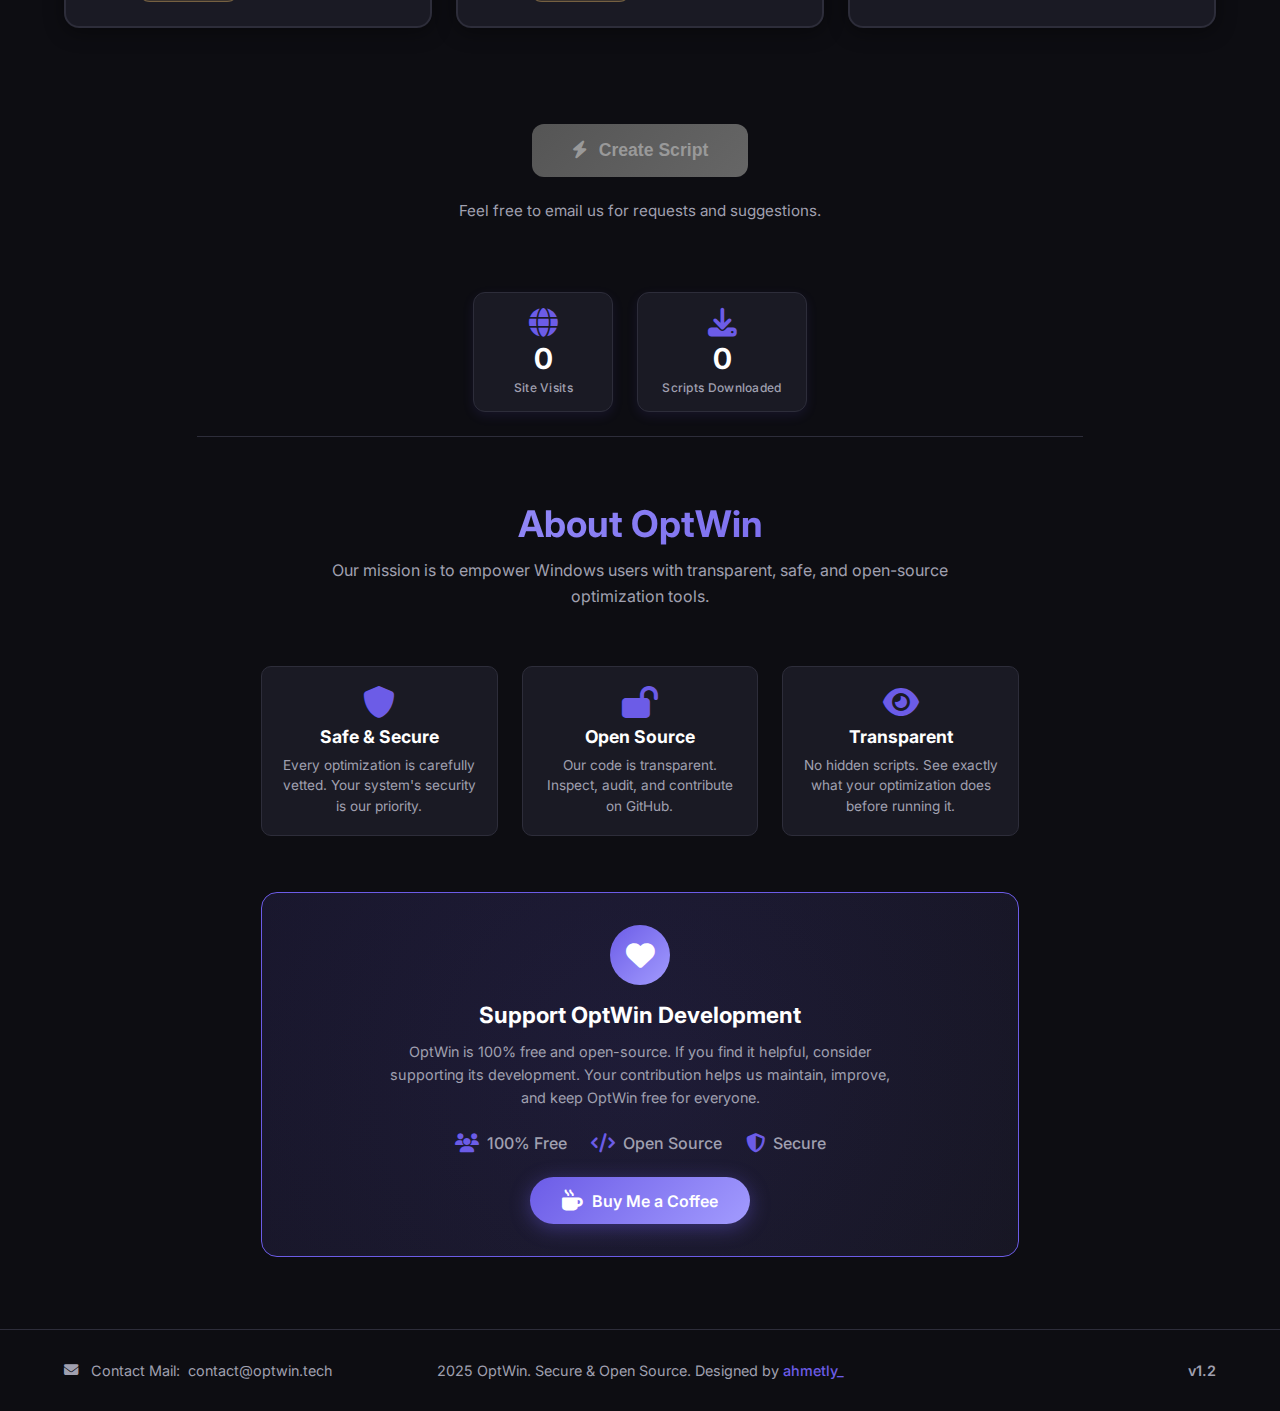
<file: old-optwin/index.html>
<!DOCTYPE html>
<html lang="en">

<head>
    <meta charset="UTF-8">
    <meta name="viewport" content="width=device-width, initial-scale=1.0">
    <meta name="description"
        content="Free Windows optimization tool. Generate custom batch scripts to clean temp files, disable telemetry, optimize DNS, manage services, and boost system performance. Safe, transparent, and open-source.">
    <meta name="keywords"
        content="Windows optimization, batch script generator, system cleanup, DNS changer, performance tuning, telemetry blocker, Windows tweaks, free optimization">
    <meta name="author" content="ahmetly">
    <meta name="robots" content="index, follow">
    <meta name="theme-color" content="#6c5ce7">

    <!-- Open Graph / Social Media -->
    <meta property="og:type" content="website">
    <meta property="og:url" content="https://optwin.tech">
    <meta property="og:title" content="OptWin - Free Windows Optimization Tool">
    <meta property="og:description"
        content="Generate custom Windows optimization scripts instantly. Clean, secure, and open-source.">
    <meta property="og:image" content="https://optwin.tech/assets/optwin-og.png">

    <!-- Twitter Card -->
    <meta property="twitter:card" content="summary_large_image">
    <meta property="twitter:url" content="https://optwin.tech">
    <meta property="twitter:title" content="OptWin - Windows Optimization Tool">
    <meta property="twitter:image" content="https://optwin.tech/assets/optwin-twitter.png">

    <!-- Canonical URL -->
    <link rel="canonical" href="https://optwin.tech">

    <!-- Preconnect for Performance -->
    <link rel="preconnect" href="https://fonts.googleapis.com">
    <link rel="preconnect" href="https://fonts.gstatic.com" crossorigin>
    <link rel="preconnect" href="https://cdnjs.cloudflare.com">

    <!-- Preload critical resources -->
    <link rel="preload" href="css/style.css" as="style">
    <link rel="preload" href="js/script.js" as="script">
    <link rel="preload" href="./assets/optwin.png" as="image">

    <title>OptWin - Free Windows Optimization Tool</title>
    <link rel="stylesheet" href="css/style.css">
    <link href="https://fonts.googleapis.com/css2?family=Inter:wght@400;500;600;700&display=swap" rel="stylesheet">
    <link rel="stylesheet" href="https://cdnjs.cloudflare.com/ajax/libs/font-awesome/6.4.0/css/all.min.css">
    <link rel="icon" type="image/x-icon" href="./assets/favicon.ico">

    <!-- Structured Data (Schema.org) -->
    <script type="application/ld+json">
    {
      "@context": "https://schema.org",
      "@type": "SoftwareApplication",
      "name": "OptWin",
      "description": "Free Windows Optimization Tool for generating custom batch scripts",
      "url": "https://optwin.tech",
      "applicationCategory": "UtilitiesApplication",
      "operatingSystem": "Windows",
      "offers": {
        "@type": "Offer",
        "price": "0",
        "priceCurrency": "USD"
      },
      "author": {
        "@type": "Person",
        "name": "ahmetly",
        "url": "https://ahmetly.com"
      }
    }
    </script>
</head>

<body class="dark-theme">
    <header>
        <div class="header-wrapper">
            <div class="header-left">
                <a href="https://optwin.tech" class="logo-link">
                    <div class="logo-container">
                        <img src="./assets/optwin.png" alt="OptWin Logo" id="app-logo">
                        <h1 id="app-title">OptWin</h1>
                    </div>
                </a>
            </div>
            <div class="header-center">
                <nav class="header-nav">
                    <a href="#about" id="about-link" class="nav-link">
                        <i class="fa-solid fa-info-circle"></i> <span id="about-text">About</span>
                    </a>
                </nav>
            </div>
            <div class="header-right">
                <div class="controls">
                    <a href="https://github.com/ahmetlygh/optwin" target="_blank" class="github-link">
                        <i class="fa-brands fa-github"></i>
                        <span id="github-text">GitHub</span>
                    </a>
                    <div class="lang-switch">
                        <span class="lang-opt active" data-lang="en">EN</span> / <span class="lang-opt"
                            data-lang="tr">TR</span>
                    </div>
                    <button id="theme-toggle" aria-label="Toggle Theme">
                        <i class="fa-solid fa-moon"></i>
                    </button>
                </div>
                <!-- Hamburger Menu Button -->
                <button class="hamburger-menu" id="hamburger-menu" aria-label="Menu">
                    <span></span>
                    <span></span>
                    <span></span>
                </button>
            </div>
        </div>
    </header>

    <!-- Mobile Navigation Overlay -->
    <div class="mobile-nav-overlay" id="mobile-nav-overlay"></div>

    <!-- Mobile Navigation Panel -->
    <nav class="mobile-nav" id="mobile-nav">
        <!-- Close Button -->
        <button class="mobile-nav-close" id="mobile-nav-close" aria-label="Close Menu">
            <i class="fa-solid fa-xmark"></i>
        </button>

        <!-- Logo at top -->
        <a href="#" class="mobile-nav-logo" id="mobile-nav-home-logo">
            <img src="./assets/optwin.png" alt="OptWin Logo" class="mobile-logo-img">
            <span>OptWin</span>
        </a>
        <div class="mobile-nav-divider"></div>

        <a href="#" class="mobile-nav-link active" id="mobile-home-link">
            <i class="fa-solid fa-house"></i>
            <span id="mobile-home-text">Home</span>
        </a>
        <a href="#about" class="mobile-nav-link">
            <i class="fa-solid fa-info-circle"></i>
            <span id="mobile-about-text">About</span>
        </a>
        <a href="https://github.com/ahmetlygh/optwin" target="_blank" class="mobile-nav-link">
            <i class="fa-brands fa-github"></i>
            <span>GitHub</span>
        </a>

        <div class="mobile-nav-divider"></div>

        <div class="mobile-controls-center">
            <div class="lang-switch-mobile">
                <span class="lang-opt mobile-lang active" data-lang="en">EN</span>
                <span class="lang-divider">/</span>
                <span class="lang-opt mobile-lang" data-lang="tr">TR</span>
            </div>
            <button id="mobile-theme-toggle" class="theme-toggle-mobile" aria-label="Toggle Theme">
                <i class="fa-solid fa-moon"></i>
            </button>
        </div>

        <!-- Mini Stats - Between dividers -->
        <div class="mobile-nav-divider"></div>
        <div class="mobile-stats">
            <div class="mobile-stat">
                <i class="fa-solid fa-globe"></i>
                <span id="mobile-stats-visits">0</span>
            </div>
            <div class="mobile-stat">
                <i class="fa-solid fa-download"></i>
                <span id="mobile-stats-downloads">0</span>
            </div>
        </div>
        <div class="mobile-nav-divider"></div>

        <!-- Bottom Section - Support & Info -->
        <div class="mobile-nav-bottom">
            <a href="https://www.buymeacoffee.com/ahmetly_" target="_blank" class="mobile-support-btn">
                <i class="fa-solid fa-heart"></i>
                <span id="mobile-support-text">Support OptWin</span>
            </a>
            <div class="mobile-nav-footer">
                <a href="mailto:contact@optwin.tech" class="mobile-contact">
                    <i class="fa-solid fa-envelope"></i> contact@optwin.tech
                </a>
                <span class="mobile-designed-by">Designed by <a href="https://ahmetly.com"
                        target="_blank">ahmetly_</a></span>
                <span class="mobile-version">v1.2</span>
            </div>
        </div>
    </nav>
    <main>
        <section class="hero">
            <h2 id="hero-title">Optimize your Windows experience</h2>
            <p id="hero-desc">Select the optimizations you need and generate a custom script instantly.</p>
        </section>

        <section class="preset-controls">
            <button id="btn-recommended" class="preset-btn recommended">
                <i class="fa-solid fa-star"></i> <span id="txt-recommended">Recommended Settings</span>
            </button>
            <button id="btn-gamer-mode" class="preset-btn gamer">
                <i class="fa-solid fa-gamepad"></i> <span id="txt-gamer-mode">Gamer Mode</span>
            </button>
            <button id="btn-select-all" class="preset-btn">
                <i class="fa-solid fa-check-double"></i> <span id="txt-select-all">Select All</span>
            </button>
            <button id="btn-reset" class="preset-btn">
                <i class="fa-solid fa-rotate-left"></i> <span id="txt-reset">Reset</span>
            </button>
        </section>

        <!-- Search and Selection Counter -->
        <section class="search-section">
            <div class="search-wrapper">
                <i class="fa-solid fa-magnifying-glass search-icon"></i>
                <input type="text" id="search-input" placeholder="Search features..." autocomplete="off">
                <button class="search-clear" id="search-clear" aria-label="Clear search">
                    <i class="fa-solid fa-xmark"></i>
                </button>
            </div>
            <div id="selected-count" class="selected-count">
                <i class="fa-solid fa-check-circle"></i> <span>0 features selected</span>
            </div>
        </section>

        <section class="features-container" id="features-container">
            <!-- Categories and Grids will be injected by JS -->
        </section>

        <section class="dns-section">
            <div id="dns-settings-panel" class="settings-panel hidden">
                <div class="panel-header">
                    <h3 id="dns-title">DNS Configuration</h3>
                    <button id="ping-test-btn" class="secondary-btn" title="Download Ping Test Tool">
                        <i class="fa-solid fa-network-wired"></i> <span id="ping-btn-text">Download Ping Test</span>
                    </button>
                </div>
                <div class="dns-options">
                    <label class="dns-option">
                        <input type="radio" name="dns-provider" value="cloudflare" checked>
                        <span class="dns-label">Cloudflare (Recommended)</span>
                    </label>
                    <label class="dns-option">
                        <input type="radio" name="dns-provider" value="google">
                        <span class="dns-label">Google (8.8.8.8)</span>
                    </label>
                    <label class="dns-option">
                        <input type="radio" name="dns-provider" value="opendns">
                        <span class="dns-label">OpenDNS</span>
                    </label>
                    <label class="dns-option">
                        <input type="radio" name="dns-provider" value="quad9">
                        <span class="dns-label">Quad9</span>
                    </label>
                    <label class="dns-option">
                        <input type="radio" name="dns-provider" value="adguard">
                        <span class="dns-label">AdGuard</span>
                    </label>
                </div>
            </div>
        </section>

        <section class="action-area">
            <button id="generate-btn" class="primary-btn btn-inactive">
                <i class="fa-solid fa-bolt"></i> <span id="btn-text">Create Script</span>
            </button>
            <p class="contact-message">
                <span id="contact-message-text">Feel free to email us for requests and suggestions.</span>
            </p>
        </section>
    </main>

    <!-- Toast Notification -->
    <div id="toast-notification" class="toast-notification">
        <i class="fa-solid fa-triangle-exclamation"></i>
        <p id="toast-message">Some settings may cause unwanted changes. Please review before running.</p>
    </div>

    <!-- System Restore Modal -->
    <div id="restore-modal" class="modal hidden">
        <div class="modal-content">
            <button id="modal-close" class="modal-close-btn" aria-label="Close">&times;</button>
            <h3 id="modal-title" class="modal-title">Create Restore Point?</h3>
            <p id="modal-desc" class="modal-desc">Do you want to create a System Restore Point before applying
                optimizations?</p>
            <div class="modal-actions">
                <button id="modal-yes" class="primary-btn">Yes, Create</button>
                <button id="modal-no" class="secondary-btn">No, Skip</button>
            </div>
        </div>
    </div>
    <!-- Warning Modal -->
    <div id="warning-modal" class="modal hidden">
        <div class="modal-content warning-content">
            <button id="warning-close" class="modal-close-btn" aria-label="Close">&times;</button>
            <div class="warning-icon"><i class="fa-solid fa-circle-exclamation"></i></div>
            <p id="warning-msg" class="modal-msg">Please select at least one feature.</p>
        </div>
    </div>

    <!-- Statistics Section (Floating) -->
    <section class="stats-section-floating">
        <div class="stats-container">
            <div class="stat-mini">
                <i class="fa-solid fa-globe"></i>
                <span class="stat-num" id="stats-total-visits">0</span>
                <span class="stat-txt" id="stats-visits-label">Site Ziyaretleri</span>
            </div>
            <div class="stat-mini">
                <i class="fa-solid fa-download"></i>
                <span class="stat-num" id="stats-total-downloads">0</span>
                <span class="stat-txt" id="stats-downloads-label">İndirilen Scriptler</span>
            </div>
        </div>
    </section>

    <!-- About Section -->
    <section id="about" class="about-section-main">
        <div class="about-hero">
            <h2 id="about-title">About OptWin</h2>
            <p id="about-subtitle">Our mission is to empower Windows users with transparent, safe, and open-source
                optimization tools.</p>
        </div>

        <div class="about-content">
            <!-- Values -->
            <div class="values-grid">
                <div class="value-card">
                    <i class="fa-solid fa-shield"></i>
                    <h4 id="value-safe-title">Safe & Secure</h4>
                    <p id="value-safe-desc">Every optimization is carefully vetted. Your system's security is our
                        priority.</p>
                </div>
                <div class="value-card">
                    <i class="fa-solid fa-lock-open"></i>
                    <h4 id="value-open-title">Open Source</h4>
                    <p id="value-open-desc">Our code is transparent. Inspect, audit, and contribute on GitHub.</p>
                </div>
                <div class="value-card">
                    <i class="fa-solid fa-eye"></i>
                    <h4 id="value-transparent-title">Transparent</h4>
                    <p id="value-transparent-desc">No hidden scripts. See exactly what your optimization does before
                        running it.</p>
                </div>
            </div>
        </div>

        <!-- Support/Donation Section -->
        <div class="support-section">
            <div class="support-card-highlight">
                <div class="support-icon-large">
                    <i class="fa-solid fa-heart"></i>
                </div>
                <h3 id="support-title">Support OptWin Development</h3>
                <p id="support-desc">OptWin is 100% free and open-source. Your contribution helps keep it free for
                    everyone.</p>
                <div class="support-badges">
                    <div class="support-badge">
                        <i class="fa-solid fa-users"></i>
                        <span id="badge-free">100% Free</span>
                    </div>
                    <div class="support-badge">
                        <i class="fa-solid fa-code"></i>
                        <span id="badge-opensource">Open Source</span>
                    </div>
                    <div class="support-badge">
                        <i class="fa-solid fa-shield-halved"></i>
                        <span id="badge-secure">Secure</span>
                    </div>
                </div>
                <a href="https://www.buymeacoffee.com/ahmetly_" target="_blank" class="donate-btn">
                    <i class="fa-solid fa-mug-hot"></i>
                    <span id="donate-btn-text">Buy Me a Coffee</span>
                </a>
            </div>
        </div>
    </section>

    <footer>
        <div class="footer-left">
            <a href="mailto:contact@optwin.tech">
                <i class="fa-solid fa-envelope" style="margin-right: 5px;"></i> <span id="contact-label">Contact
                    Mail:</span>contact@optwin.tech
            </a>
        </div>
        <div class="footer-center">
            2025 OptWin. <span id="footer-text">Secure & Open Source.</span>
            <span id="designed-by">Designed by <a href="https://ahmetly.com" target="_blank">ahmetly_</a></span>
        </div>
        <div class="footer-right">
            <a href="https://github.com/ahmetlygh/OptWin/commits/master/" target="_blank" class="version-link">v1.2</a>
        </div>
    </footer>

    <!-- Script Ready Overlay -->
    <div id="script-overlay" class="script-overlay">
        <div class="script-content-wrapper">
            <div class="overlay-header">
                <h2>Script Preview</h2>
                <div class="overlay-badges">
                    <div class="badge"><i class="fa-solid fa-rotate"></i> <span id="badge-run">Can be run multiple
                            times</span></div>
                    <div class="badge"><i class="fa-solid fa-check-circle"></i> <span id="badge-ready">Ready for
                            use</span></div>
                </div>
            </div>

            <div class="script-preview">
                <button id="copy-script-btn" class="copy-btn"><i class="fa-solid fa-copy"></i> Kopyala</button>
                <pre id="preview-code"># Optimize Windows with OptWin
# Generated on ...</pre>
            </div>

            <div class="instruction-box">
                <h3 id="instr-title"><i class="fa-solid fa-book"></i> How to use:</h3>
                <ul class="step-list">
                    <li>
                        <span class="step-number">1</span>
                        <span id="step-1">Download the script file below.</span>
                    </li>
                    <li>
                        <span class="step-number">2</span>
                        <span id="step-2">Right-click the downloaded file and select <b>Run with PowerShell</b>.</span>
                    </li>
                    <li>
                        <span class="step-number">3</span>
                        <span id="step-3">If SmartScreen appears, click <b>More info</b> → <b>Run anyway</b>.</span>
                    </li>
                </ul>
                <p id="overlay-note" class="overlay-note"><i class="fa-solid fa-info-circle"></i> Note: This script is
                    open source. You can review the code on GitHub.</p>
            </div>

            <div class="overlay-actions">
                <button id="download-script-btn" class="primary-btn">
                    <i class="fa-solid fa-download"></i> <span id="btn-download">Download Script</span>
                </button>
                <button id="close-overlay-btn" class="secondary-btn">
                    <i class="fa-solid fa-xmark"></i> <span id="btn-close">Close</span>
                </button>
            </div>
        </div>
    </div>


    <!-- Buy Me a Coffee Widget -->
    <script data-name="BMC-Widget" data-cfasync="false" src="https://cdnjs.buymeacoffee.com/1.0.0/widget.prod.min.js"
        data-id="ahmetly_" data-description="Support me on Buy me a coffee!"
        data-message="Contribute today to ensure the sustainability and innovation of OptWin! 💜" data-color="#BD5FFF"
        data-position="Right" data-x_margin="18" data-y_margin="18"></script>

    <!-- OptWin Scripts -->
    <script src="js/config.js"></script>
    <script src="js/features.js"></script>
    <script src="js/script.js" defer></script>
</body>

</html>
</file>
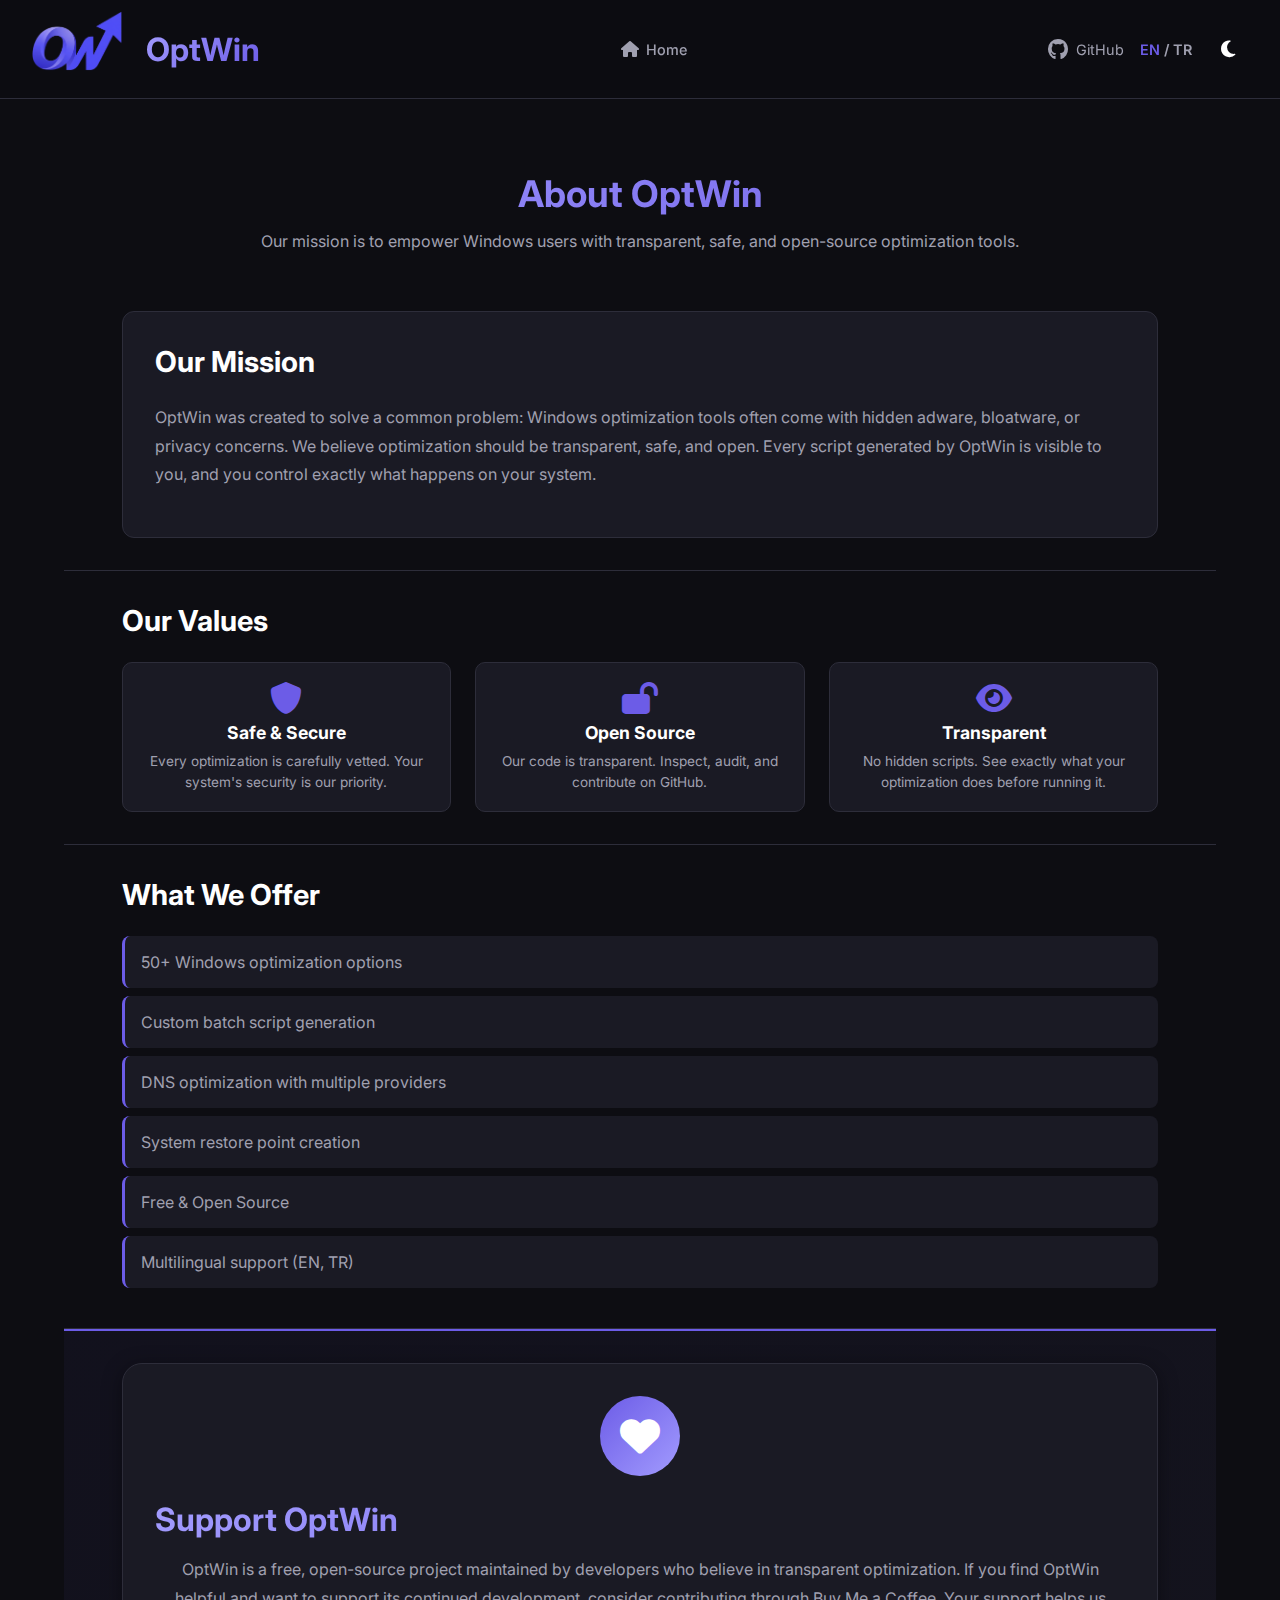
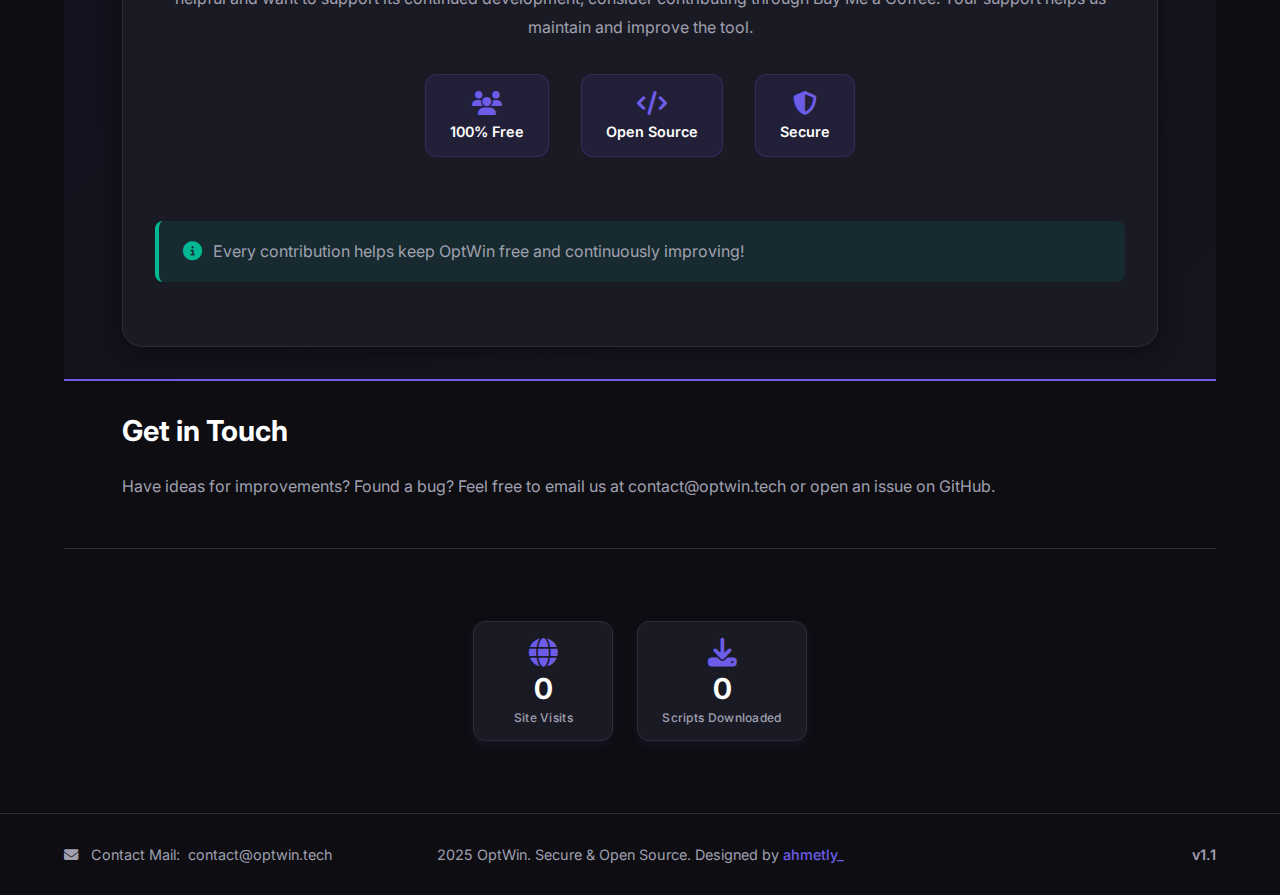
<file: about.html>
<!DOCTYPE html>
<html lang="en">

<head>
    <meta charset="UTF-8">
    <meta name="viewport" content="width=device-width, initial-scale=1.0">
    <meta name="description" content="OptWin Hakkında - Ücretsiz Windows optimizasyon aracı. Kullanıcıların Windows sistemlerini güvenli ve şeffaf bir şekilde optimize etme misyonumuz hakkında bilgi edinin. | About OptWin - Free Windows optimization tool.">
    <meta name="keywords" content="OptWin hakkında, Windows optimizasyonu, toplu komut dosyası, performans ayarlama, açık kaynak, ücretsiz araç, about OptWin, Windows optimization, batch script, performance tuning, open source, free tool">
    <meta name="author" content="ahmetly">
    <meta name="robots" content="index, follow">
    <meta name="theme-color" content="#6c5ce7">
    
    <!-- Open Graph / Social Media -->
    <meta property="og:type" content="website">
    <meta property="og:url" content="https://optwin.tech/about">
    <meta property="og:title" content="About OptWin - Windows Optimization Tool">
    <meta property="og:description" content="Discover OptWin's mission to provide safe, transparent, and open-source Windows optimization.">
    <meta property="og:image" content="https://optwin.tech/assets/optwin-og.png">
    
    <!-- Twitter Card -->
    <meta property="twitter:card" content="summary_large_image">
    <meta property="twitter:url" content="https://optwin.tech/about">
    <meta property="twitter:title" content="About OptWin">
    <meta property="twitter:image" content="https://optwin.tech/assets/optwin-twitter.png">
    
    <!-- Canonical URL -->
    <link rel="canonical" href="https://optwin.tech/about">
    
    <!-- Preconnect for Performance -->
    <link rel="preconnect" href="https://fonts.googleapis.com">
    <link rel="preconnect" href="https://fonts.gstatic.com" crossorigin>
    <link rel="preconnect" href="https://cdnjs.cloudflare.com">
    
    <!-- Preload critical resources -->
    <link rel="preload" href="style.css" as="style">
    <link rel="preload" href="script.js" as="script">
    <link rel="preload" href="./assets/optwin.png" as="image">
    
    <title>OptWin Hakkında - Misyonumuz ve Değerlerimiz | About OptWin - Our Mission & Values</title>
    <link rel="stylesheet" href="style.css">
    <link href="https://fonts.googleapis.com/css2?family=Inter:wght@400;500;600;700&display=swap" rel="stylesheet" media="print" onload="this.media='all'">
    <noscript><link href="https://fonts.googleapis.com/css2?family=Inter:wght@400;500;600;700&display=swap" rel="stylesheet"></noscript>
    <link rel="stylesheet" href="https://cdnjs.cloudflare.com/ajax/libs/font-awesome/6.4.0/css/all.min.css" media="print" onload="this.media='all'">
    <noscript><link rel="stylesheet" href="https://cdnjs.cloudflare.com/ajax/libs/font-awesome/6.4.0/css/all.min.css"></noscript>
    <link rel="icon" type="image/png" href="./assets/favicon.png">
    
    <!-- Structured Data (Schema.org) -->
    <script type="application/ld+json">
    {
      "@context": "https://schema.org",
      "@type": "Organization",
      "name": "OptWin",
      "description": "Free Windows optimization tool with batch script generation",
      "url": "https://optwin.tech",
      "logo": "https://optwin.tech/assets/optwin.png",
      "sameAs": ["https://github.com/ahmetlygh/optwin"],
      "founder": {
        "@type": "Person",
        "name": "ahmetly_",
        "url": "https://ahmetly.com"
      }
    }
    </script>
</head>

<body class="dark-theme">
    <header>
        <div class="header-wrapper">
            <div class="header-left">
                <a href="./index.html" class="logo-link">
                    <div class="logo-container">
                        <img src="./assets/optwin.png" alt="OptWin Logo" id="app-logo">
                        <h1 id="app-title">OptWin</h1>
                    </div>
                </a>
            </div>
            <div class="header-center">
                <nav class="header-nav">
                    <a href="./index.html" id="home-link" class="nav-link">
                        <i class="fa-solid fa-home"></i> <span id="home-text">Home</span>
                    </a>
                </nav>
            </div>
            <div class="header-right">
                <div class="controls">
                    <a href="https://github.com/ahmetlygh/optwin" target="_blank" class="github-link">
                        <i class="fa-brands fa-github"></i>
                        <span id="github-text">GitHub</span>
                    </a>
                    <div class="lang-switch">
                        <span class="lang-opt active" data-lang="en">EN</span> / <span class="lang-opt" data-lang="tr">TR</span>
                    </div>
                    <button id="theme-toggle" aria-label="Toggle Theme">
                        <i class="fa-solid fa-moon"></i>
                    </button>
                </div>
            </div>
        </div>
    </header>

    <main>
        <!-- Hero Section -->
        <section class="about-hero">
            <div class="container-about">
                <h2 id="about-title">About OptWin</h2>
                <p id="about-subtitle">Our mission is to empower Windows users with transparent, safe, and open-source optimization tools.</p>
            </div>
        </section>

        <!-- Mission Section -->
        <section class="about-section">
            <div class="container-about">
                <div class="section-content">
                    <h3 id="mission-title">
                        <i class="fa-solid fa-target"></i> Our Mission
                    </h3>
                    <p id="mission-desc">
                        OptWin was created to solve a common problem: Windows optimization tools often come with hidden adware, bloatware, or privacy concerns. We believe optimization should be transparent, safe, and open. Every script generated by OptWin is visible to you, and you control exactly what happens on your system.
                    </p>
                </div>
            </div>
        </section>

        <!-- Values Section -->
        <section class="about-section">
            <div class="container-about">
                <h3 id="values-title">
                    <i class="fa-solid fa-heart"></i> Our Values
                </h3>
                <div class="values-grid">
                    <div class="value-card">
                        <i class="fa-solid fa-shield"></i>
                        <h4 id="value-safe-title">Safe & Secure</h4>
                        <p id="value-safe-desc">Every optimization is carefully vetted. Your system's security is our priority.</p>
                    </div>
                    <div class="value-card">
                        <i class="fa-solid fa-lock-open"></i>
                        <h4 id="value-open-title">Open Source</h4>
                        <p id="value-open-desc">Our code is transparent. Inspect, audit, and contribute on GitHub.</p>
                    </div>
                    <div class="value-card">
                        <i class="fa-solid fa-eye"></i>
                        <h4 id="value-transparent-title">Transparent</h4>
                        <p id="value-transparent-desc">No hidden scripts. See exactly what your optimization does before running it.</p>
                    </div>
                </div>
            </div>
        </section>

        <!-- Features Section -->
        <section class="about-section">
            <div class="container-about">
                <h3 id="features-title">
                    <i class="fa-solid fa-sparkles"></i> What We Offer
                </h3>
                <ul class="features-list">
                    <li id="feature-1"><i class="fa-solid fa-check"></i> <span>50+ Windows optimization options</span></li>
                    <li id="feature-2"><i class="fa-solid fa-check"></i> <span>Custom batch script generation</span></li>
                    <li id="feature-3"><i class="fa-solid fa-check"></i> <span>DNS optimization with multiple providers</span></li>
                    <li id="feature-4"><i class="fa-solid fa-check"></i> <span>System restore point creation</span></li>
                    <li id="feature-5"><i class="fa-solid fa-check"></i> <span>Free & Open Source</span></li>
                    <li id="feature-6"><i class="fa-solid fa-check"></i> <span>Multilingual support (EN, TR)</span></li>
                </ul>
            </div>
        </section>

        <!-- Support Section -->
        <section class="about-section support-section-highlight">
            <div class="container-about">
                <div class="support-card">
                    <div class="support-icon">
                        <i class="fa-solid fa-heart"></i>
                    </div>
                    <h3 id="support-title">Support OptWin</h3>
                    <p id="support-desc">
                        OptWin is a free, open-source project maintained by developers who believe in transparent optimization. If you find OptWin helpful and want to support its continued development, consider contributing through Buy Me a Coffee. Your support helps us maintain and improve the tool.
                    </p>
                    <div class="support-stats">
                        <div class="support-stat">
                            <i class="fa-solid fa-users"></i>
                            <span id="support-users">100% Free</span>
                        </div>
                        <div class="support-stat">
                            <i class="fa-solid fa-code"></i>
                            <span id="support-opensource">Open Source</span>
                        </div>
                        <div class="support-stat">
                            <i class="fa-solid fa-shield-halved"></i>
                            <span id="support-secure">Secure</span>
                        </div>
                    </div>
                    <div class="support-links">
                        <script type="text/javascript" src="https://cdnjs.buymeacoffee.com/1.0.0/button.prod.min.js" data-name="bmc-button" data-slug="ahmetly_" data-color="#BD5FFF" data-emoji="💜"  data-font="Lato" data-text="Support OptWin Development" data-outline-color="#ffffff" data-font-color="#ffffff" data-coffee-color="#FFDD00" ></script>
                    </div>
                    <p class="support-note">
                        <i class="fa-solid fa-info-circle"></i> <span id="support-note-text">Every contribution helps keep OptWin free and continuously improving!</span>
                    </p>
                </div>
            </div>
        </section>

        <!-- Contact Section -->
        <section class="about-section">
            <div class="container-about">
                <h3 id="contact-title">
                    <i class="fa-solid fa-envelope"></i> Get in Touch
                </h3>
                <p id="contact-desc">
                    Have ideas for improvements? Found a bug? Feel free to email us at <a href="mailto:contact@optwin.tech">contact@optwin.tech</a> or open an issue on GitHub.
                </p>
            </div>
        </section>
    </main>

    <!-- Statistics Section (Floating) -->
    <section class="stats-section-floating">
        <div class="stats-container">
            <div class="stat-mini">
                <i class="fa-solid fa-globe"></i>
                <span class="stat-num" id="stats-total-visits">0</span>
                <span class="stat-txt" id="stats-visits-label">Site Visits</span>
            </div>
            <div class="stat-mini">
                <i class="fa-solid fa-download"></i>
                <span class="stat-num" id="stats-total-downloads">0</span>
                <span class="stat-txt" id="stats-downloads-label">Scripts Downloaded</span>
            </div>
        </div>
    </section>

    <footer>
        <div class="footer-left">
            <a href="mailto:contact@optwin.tech">
                <i class="fa-solid fa-envelope" style="margin-right: 5px;"></i> <span id="contact-label">Contact Mail:</span>contact@optwin.tech
            </a>
        </div>
        <div class="footer-center">
            2025 OptWin. <span id="footer-text">Secure & Open Source.</span>
            <span id="designed-by">Designed by <a href="https://ahmetly.com" target="_blank">ahmetly_</a></span>
        </div>
        <div class="footer-right">
            v1.1
        </div>
    </footer>

    <script src="script.js" defer></script>
    <script>
        // Wait for DOM and script.js to load
        document.addEventListener('DOMContentLoaded', () => {
            // Load saved language preference - ensure sync with index.html
            const savedLang = localStorage.getItem('selectedLang') || 'en';
            
            // Update currentLang (from script.js)
            if (typeof currentLang !== 'undefined') {
                currentLang = savedLang;
            }
            
            // Update lang switch UI
            const langOptsInit = document.querySelectorAll('.lang-opt');
            langOptsInit.forEach(opt => {
                opt.classList.toggle('active', opt.dataset.lang === savedLang);
            });
            
            // Update About text based on language
            updateAboutText();
            updateStatsDisplay();
            
            // Lang switch listener - must be inside DOMContentLoaded
            const langOptsAbout = document.querySelectorAll('.lang-opt');
            langOptsAbout.forEach(opt => {
                opt.addEventListener('click', () => {
                    const lang = opt.dataset.lang;
                    
                    // Always update localStorage and UI
                    localStorage.setItem('selectedLang', lang);
                    
                    // Update currentLang (from script.js)
                    if (typeof currentLang !== 'undefined') {
                        currentLang = lang;
                    }
                    
                    // Update UI
                    langOptsAbout.forEach(o => o.classList.toggle('active', o.dataset.lang === lang));
                    
                    // Update texts
                    updateAboutText();
                    updateStatsDisplay();
                });
            });
        });

        function updateAboutText() {
            // Use localStorage directly for reliability
            const lang = localStorage.getItem('selectedLang') || 'en';
            const aboutTexts = {
                'en': {
                    'about-title': 'About OptWin',
                    'about-subtitle': 'Our mission is to empower Windows users with transparent, safe, and open-source optimization tools.',
                    'mission-title': 'Our Mission',
                    'mission-desc': 'OptWin was created to solve a common problem: Windows optimization tools often come with hidden adware, bloatware, or privacy concerns. We believe optimization should be transparent, safe, and open. Every script generated by OptWin is visible to you, and you control exactly what happens on your system.',
                    'values-title': 'Our Values',
                    'value-safe-title': 'Safe & Secure',
                    'value-safe-desc': 'Every optimization is carefully vetted. Your system\'s security is our priority.',
                    'value-open-title': 'Open Source',
                    'value-open-desc': 'Our code is transparent. Inspect, audit, and contribute on GitHub.',
                    'value-transparent-title': 'Transparent',
                    'value-transparent-desc': 'No hidden scripts. See exactly what your optimization does before running it.',
                    'features-title': 'What We Offer',
                    'feature-1': '50+ Windows optimization options',
                    'feature-2': 'Custom batch script generation',
                    'feature-3': 'DNS optimization with multiple providers',
                    'feature-4': 'System restore point creation',
                    'feature-5': 'Free & Open Source',
                    'feature-6': 'Multilingual support (EN, TR)',
                    'support-title': 'Support OptWin',
                    'support-desc': 'OptWin is a free, open-source project maintained by developers who believe in transparent optimization. If you find OptWin helpful and want to support its continued development, consider contributing through Buy Me a Coffee. Your support helps us maintain and improve the tool.',
                    'support-users': '100% Free',
                    'support-opensource': 'Open Source',
                    'support-secure': 'Secure',
                    'support-note-text': 'Every contribution helps keep OptWin free and continuously improving!',
                    'github-code-link': 'View Source Code',
                    'contact-title': 'Get in Touch',
                    'contact-desc': 'Have ideas for improvements? Found a bug? Feel free to email us at contact@optwin.tech or open an issue on GitHub.',
                    'home-text': 'Home'
                },
                'tr': {
                    'about-title': 'Hakkımızda',
                    'about-subtitle': 'Misyonumuz, Windows kullanıcılarına şeffaf, güvenli ve açık kaynaklı optimizasyon araçları sağlamaktır.',
                    'mission-title': 'Misyonumuz',
                    'mission-desc': 'OptWin, yaygın bir sorunu çözmek için oluşturuldu: Windows optimizasyon araçları genellikle gizli adware, bloatware veya gizlilik sorunları ile birlikte gelir. Optimizasyonun şeffaf, güvenli ve açık olması gerektiğine inanıyoruz. OptWin tarafından oluşturulan her script sizin tarafından görülebilir ve sisteminizde tam olarak ne olacağını siz kontrol edersiniz.',
                    'values-title': 'Değerlerimiz',
                    'value-safe-title': 'Güvenli',
                    'value-safe-desc': 'Her optimizasyon dikkatle kontrol edilir. Sistemizin güvenliği bizim önceliktir.',
                    'value-open-title': 'Açık Kaynak',
                    'value-open-desc': 'Kodumuz şeffaftır. GitHub\'da inceleyebilir, denetleyebilir ve katkıda bulunabilirsiniz.',
                    'value-transparent-title': 'Şeffaf',
                    'value-transparent-desc': 'Gizli scriptler yok. Optimizasyonun ne yaptığını çalıştırmadan önce tam olarak görün.',
                    'features-title': 'Sunduklarımız',
                    'feature-1': '50+ Windows optimizasyon seçeneği',
                    'feature-2': 'Özel batch script oluşturma',
                    'feature-3': 'Birden fazla sağlayıcıyla DNS optimizasyonu',
                    'feature-4': 'Sistem geri yükleme noktası oluşturma',
                    'feature-5': 'Ücretsiz ve Açık Kaynak',
                    'feature-6': 'Çok dilli destek (EN, TR)',
                    'support-title': 'OptWin\'i Destekleyin',
                    'support-desc': 'OptWin, şeffaf optimizasyona inanan geliştiriciler tarafından yönetilen ücretsiz bir açık kaynak projesidir. OptWin\'i faydalı buluyorsanız ve devamı gelişimini desteklemek istiyorsanız, Buy Me a Coffee aracılığıyla katkıda bulunmayı düşünün. Desteğiniz aracını geliştirmemize ve iyileştirmemize yardımcı olur.',
                    'support-users': '%100 Ücretsiz',
                    'support-opensource': 'Açık Kaynak',
                    'support-secure': 'Güvenli',
                    'support-note-text': 'Her katkı OptWin\'in ücretsiz kalmasına ve sürekli gelişmesine yardımcı olur!',
                    'github-code-link': 'Kaynak Kodunu Görüntüle',
                    'contact-title': 'İletişime Geçin',
                    'contact-desc': 'İyileştirme fikirleri mi var? Hata mı buldu? contact@optwin.tech adresine e-mail göndermekten çekinmeyin veya GitHub\'da bir konu açın.',
                    'home-text': 'Ana Sayfa'
                }
            };

            const texts = aboutTexts[lang] || aboutTexts['en'];
            Object.keys(texts).forEach(id => {
                const el = document.getElementById(id);
                if (el) {
                    el.textContent = texts[id];
                }
            });

            // Update nav link active state
            document.querySelectorAll('.nav-link').forEach(link => {
                link.classList.remove('active');
                if (link.getAttribute('href') === './about.html') {
                    link.classList.add('active');
                }
            });
        }

    </script>
</body>

</html>
</file>
<file: css/style.css>
:root {
    /* Dark Theme (Default) */
    --bg-color: #0d0d12;
    --card-bg: #1a1a24;
    --text-primary: #ffffff;
    --text-secondary: #a0a0b0;
    --accent-color: #6c5ce7;
    --accent-hover: #5649c0;
    --border-color: #2d2d3a;
    --success-color: #00b894;
    --transition-speed: 0.3s;
    --card-shadow: 0 4px 20px rgba(0, 0, 0, 0.4);
}

body.light-theme {
    /* Light Theme - Clean & Modern */
    --bg-color: #f4f6f8;
    --card-bg: #ffffff;
    --text-primary: #2d3436;
    --text-secondary: #636e72;
    --accent-color: #6c5ce7;
    --accent-hover: #5649c0;
    --border-color: #dfe6e9;
    --card-shadow: 0 4px 20px rgba(0, 0, 0, 0.05);
}

* {
    margin: 0;
    padding: 0;
    box-sizing: border-box;
}

html {
    scroll-behavior: smooth;
}

body {
    font-family: 'Inter', -apple-system, BlinkMacSystemFont, 'Segoe UI', Roboto, Oxygen, Ubuntu, sans-serif;
    background-color: var(--bg-color);
    color: var(--text-primary);
    transition: background-color var(--transition-speed), color var(--transition-speed);
    min-height: 100vh;
    display: flex;
    flex-direction: column;
    overflow-x: hidden;
    -webkit-user-select: none;
    -moz-user-select: none;
    -ms-user-select: none;
    user-select: none;
}

/* Entry Animations */
@keyframes fadeInUp {
    from {
        opacity: 0;
        transform: translateY(30px);
    }

    to {
        opacity: 1;
        transform: translateY(0);
    }
}

@keyframes fadeIn {
    from {
        opacity: 0;
    }

    to {
        opacity: 1;
    }
}

.hero {
    animation: fadeInUp 0.6s ease-out;
}

.preset-controls {
    animation: fadeInUp 0.8s ease-out;
}

.category-section {
    animation: fadeInUp 1s ease-out;
}

.feature-card {
    animation: fadeIn 0.5s ease-out;
}

/* Header */
header {
    display: flex;
    justify-content: center;
    align-items: center;
    padding: 1.2rem 2rem;
    backdrop-filter: blur(10px);
    border-bottom: 1px solid var(--border-color);
    position: sticky;
    top: 0;
    z-index: 100;
    background: rgba(13, 13, 18, 0.95);
}

body.light-theme header {
    background: rgba(244, 246, 248, 0.95);
}

.header-wrapper {
    display: flex;
    justify-content: space-between;
    align-items: center;
    width: 100%;
    max-width: 1400px;
    gap: 1.5rem;
}

.header-left {
    flex-shrink: 0;
}

.header-center {
    flex-shrink: 0;
}

.header-right {
    flex-shrink: 0;
}

.logo-link {
    text-decoration: none;
    display: flex;
    align-items: center;
    transition: all 0.3s ease;
}

.logo-link:hover .logo-container {
    opacity: 0.8;
}

.logo-container {
    display: flex;
    align-items: center;
    gap: 1.5rem;
    cursor: pointer;
    user-select: none;
    -webkit-user-select: none;
    transition: all 0.3s ease;
}

#app-logo {
    height: 60px;
    width: auto;
    pointer-events: auto;
    transform: translateY(-8px);
    transition: transform 0.3s ease;
}

.logo-link:hover #app-logo {
    transform: translateY(-8px) scale(1.05);
}

.logo-container h1 {
    display: inline-block;
    font-size: 2rem;
    font-weight: 700;
    background: linear-gradient(135deg, #a29bfe, #6c5ce7);
    -webkit-background-clip: text;
    background-clip: text;
    -webkit-text-fill-color: transparent;
    pointer-events: auto;
}

.header-nav {
    display: flex;
    gap: 1.5rem;
    align-items: center;
}

.nav-link {
    display: flex;
    align-items: center;
    gap: 0.4rem;
    color: var(--text-secondary);
    text-decoration: none;
    font-weight: 500;
    font-size: 0.9rem;
    padding: 0.4rem 0.8rem;
    border-radius: 6px;
    background: transparent;
    transition: all 0.3s ease;
    border: none;
}

.nav-link i {
    font-size: 1rem;
    transition: transform 0.3s ease;
}

.nav-link:hover {
    color: var(--accent-color);
    background: rgba(108, 92, 231, 0.1);
    border-color: var(--accent-color);
}

.nav-link:hover i {
    transform: scale(1.1);
}

.nav-link.active {
    color: var(--accent-color);
    background: rgba(108, 92, 231, 0.1);
}

.github-link {
    display: flex;
    align-items: center;
    color: var(--text-secondary);
    font-size: 0.9rem;
    transition: all 0.3s ease;
    text-decoration: none;
    gap: 0.5rem;
}

.github-link i {
    font-size: 1.3rem;
}

.github-link:hover {
    color: var(--text-primary);
    transform: scale(1.05);
}

.github-text {
    font-size: 0.9rem;
    font-weight: 500;
}

.lang-switch {
    font-size: 0.9rem;
    font-weight: 600;
    color: var(--text-secondary);
    cursor: pointer;
    user-select: none;
}

.lang-opt {
    transition: color 0.2s;
    user-select: none;
}

.lang-opt:hover,
.lang-opt.active {
    color: var(--accent-color);
}

.controls {
    display: flex;
    flex-wrap: nowrap;
    align-items: center;
    gap: 1rem;
    flex-shrink: 0;
}

/* Theme Toggle with Enhanced Animation */
#theme-toggle {
    background: none;
    border: none;
    color: var(--text-primary);
    font-size: 1.2rem;
    cursor: pointer;
    width: 40px;
    height: 40px;
    display: flex;
    align-items: center;
    justify-content: center;
    border-radius: 50%;
    transition: all 0.3s cubic-bezier(0.4, 0, 0.2, 1);
    position: relative;
    overflow: hidden;
}

#theme-toggle::before {
    content: '';
    position: absolute;
    width: 100%;
    height: 100%;
    background: radial-gradient(circle, rgba(108, 92, 231, 0.3), transparent);
    transform: scale(0);
    transition: transform 0.5s ease;
    border-radius: 50%;
}

#theme-toggle:active::before {
    transform: scale(1.5);
    opacity: 0;
    transition: transform 0.6s ease, opacity 0.6s ease;
}

#theme-toggle:hover {
    background-color: rgba(108, 92, 231, 0.1);
    color: var(--accent-color);
    transform: scale(1.1);
}

#theme-toggle:active {
    transform: scale(0.95);
}

#theme-toggle i {
    cursor: pointer;
    z-index: 1;
}

.spin-anim {
    animation: spin 0.7s cubic-bezier(0.68, -0.55, 0.265, 1.55);
}

@keyframes spin {
    0% {
        transform: rotate(0deg) scale(1);
    }

    50% {
        transform: rotate(180deg) scale(1.25);
        filter: brightness(1.3);
    }

    100% {
        transform: rotate(360deg) scale(1);
    }
}

/* Main Content */
main {
    flex: 1;
    padding: 3rem 5%;
    max-width: 1400px;
    width: 100%;
    margin: 0 auto;
}

/* Hero  */
.hero {
    text-align: center;
    margin-bottom: 3rem;
}

.hero h2 {
    font-size: 2.5rem;
    margin-bottom: 1rem;
    background: linear-gradient(135deg, #a29bfe, #6c5ce7);
    -webkit-background-clip: text;
    background-clip: text;
    -webkit-text-fill-color: transparent;
}

.hero p {
    font-size: 1.1rem;
    color: var(--text-secondary);
}

/* Preset Controls */
.preset-controls {
    display: flex;
    justify-content: center;
    gap: 1rem;
    margin-bottom: 2.5rem;
    flex-wrap: wrap;
}

.preset-btn {
    padding: 0.75rem 1.5rem;
    border: 2px solid var(--border-color);
    background: transparent;
    color: var(--text-primary);
    border-radius: 10px;
    cursor: pointer;
    font-weight: 600;
    transition: all 0.3s ease;
    display: flex;
    align-items: center;
    gap: 0.5rem;
}

.preset-btn:hover {
    border-color: var(--accent-color);
    color: var(--accent-color);
    transform: translateY(-2px);
    box-shadow: 0 0 15px rgba(108, 92, 231, 0.3);
}

.preset-btn.recommended {
    background: linear-gradient(135deg, #6c5ce7, #a29bfe);
    border-color: #6c5ce7;
    color: white;
}

.preset-btn.gamer {
    background: linear-gradient(135deg, #e84118, #f39c12);
    border-color: #e84118;
    color: white;
}

.preset-btn.gamer:hover {
    background: linear-gradient(135deg, #c23616, #e17b0a);
    border-color: #c23616;
    box-shadow: 0 0 15px rgba(232, 65, 24, 0.4);
}

/* Features Container */
.features-container {
    margin-bottom: 2rem;
}

.category-section {
    margin-bottom: 3rem;
}

.category-title {
    font-size: 1.5rem;
    margin-bottom: 1.5rem;
    color: var(--text-primary);
    display: flex;
    align-items: center;
    gap: 0.5rem;
}

.features-grid {
    display: grid;
    grid-template-columns: repeat(auto-fill, minmax(300px, 1fr));
    gap: 1.5rem;
}

.feature-card {
    background: var(--card-bg);
    border: 2px solid var(--border-color);
    border-radius: 15px;
    padding: 1.5rem;
    cursor: pointer;
    transition: all 0.3s ease;
    display: flex;
    gap: 1rem;
    position: relative;
    box-shadow: var(--card-shadow);
}

.feature-card:hover {
    border-color: var(--accent-color);
    transform: translateY(-5px);
    box-shadow: 0 0 20px rgba(108, 92, 231, 0.4), var(--card-shadow);
}

.feature-card.selected {
    border-color: var(--accent-color);
    background: linear-gradient(135deg, rgba(108, 92, 231, 0.1), rgba(162, 155, 254, 0.05));
    box-shadow: 0 0 15px rgba(108, 92, 231, 0.3);
}

.feature-icon {
    font-size: 2rem;
    color: var(--accent-color);
    flex-shrink: 0;
}

.feature-info h3 {
    font-size: 1.1rem;
    margin-bottom: 0.5rem;
    color: var(--text-primary);
}

.feature-info p {
    font-size: 0.9rem;
    color: var(--text-secondary);
    line-height: 1.5;
}

.checkbox-indicator {
    position: absolute;
    top: 1rem;
    right: 1rem;
    width: 24px;
    height: 24px;
    border: 2px solid var(--border-color);
    border-radius: 6px;
    transition: all 0.3s;
}

.feature-card.selected .checkbox-indicator {
    background: var(--accent-color);
    border-color: var(--accent-color);
}

.feature-card.selected .checkbox-indicator::after {
    content: '✓';
    color: white;
    position: absolute;
    top: 50%;
    left: 50%;
    transform: translate(-50%, -50%);
    font-weight: bold;
}

/* DNS Section */
.dns-section {
    margin-bottom: 2.5rem;
}

.settings-panel {
    background: var(--card-bg);
    border: 2px solid var(--border-color);
    border-radius: 15px;
    padding: 2rem;
    margin-top: 1.5rem;
    transition: all 0.3s;
    max-height: 500px;
    overflow: hidden;
}

.settings-panel.hidden {
    max-height: 0;
    padding: 0;
    border-width: 0;
    opacity: 0;
    pointer-events: none;
}

.panel-header {
    display: flex;
    justify-content: space-between;
    align-items: center;
    margin-bottom: 1.5rem;
}

.panel-header h3 {
    font-size: 1.3rem;
    color: var(--text-primary);
    text-align: left;
}

.dns-options {
    display: grid;
    grid-template-columns: repeat(auto-fill, minmax(200px, 1fr));
    gap: 1rem;
}

.dns-option {
    display: flex;
    align-items: center;
    gap: 0.5rem;
    cursor: pointer;
    padding: 0.75rem;
    border-radius: 10px;
    transition: background 0.2s;
}

.dns-option:hover {
    background: rgba(108, 92, 231, 0.1);
}

.dns-option input[type="radio"] {
    accent-color: var(--accent-color);
}

.dns-label {
    color: var(--text-primary);
    font-weight: 500;
}

/* Action Area */
.action-area {
    display: flex;
    flex-direction: column;
    align-items: center;
    justify-content: center;
    margin-top: 3rem;
}

.primary-btn {
    padding: 1rem 2.5rem;
    background: linear-gradient(135deg, #6c5ce7, #a29bfe);
    color: white;
    border: none;
    border-radius: 12px;
    font-size: 1.1rem;
    font-weight: 600;
    cursor: pointer;
    transition: all 0.3s ease;
    display: flex;
    align-items: center;
    gap: 0.75rem;
    box-shadow: 0 8px 20px rgba(108, 92, 231, 0.3);
}

.primary-btn:hover {
    transform: translateY(-3px);
    box-shadow: 0 12px 30px rgba(108, 92, 231, 0.5), 0 0 20px rgba(108, 92, 231, 0.3);
}

.secondary-btn {
    padding: 0.75rem 1.5rem;
    background: transparent;
    color: var(--text-primary);
    border: 2px solid var(--border-color);
    border-radius: 10px;
    font-weight: 600;
    cursor: pointer;
    transition: all 0.3s ease;
    display: flex;
    align-items: center;
    gap: 0.5rem;
}

.secondary-btn:hover {
    border-color: var(--accent-color);
    color: var(--accent-color);
    box-shadow: 0 0 15px rgba(108, 92, 231, 0.3);
    transform: translateY(-2px);
}

/* Contact Message */
.contact-message {
    text-align: center;
    margin-top: 1.5rem;
    font-size: 0.95rem;
    color: var(--text-secondary);
}

.contact-email {
    color: var(--accent-color);
    text-decoration: none;
    font-weight: 600;
    transition: all 0.3s ease;
    margin-left: 0.3rem;
}

.contact-email:hover {
    color: #a29bfe;
    text-decoration: underline;
}

/* Statistics Section (Floating) */
.stats-section-floating {
    padding: 1.5rem 1rem;
    background: transparent;
    border: none;
    position: relative;
    z-index: 10;
}

.stats-container {
    max-width: 1200px;
    margin: 0 auto;
    display: flex;
    justify-content: center;
    align-items: center;
    gap: 1.5rem;
    flex-wrap: nowrap;
}

.stat-mini {
    display: flex;
    flex-direction: column;
    align-items: center;
    justify-content: center;
    gap: 0.3rem;
    padding: 1rem 1.5rem;
    background: var(--card-bg);
    border-radius: 12px;
    border: 1px solid var(--border-color);
    transition: all 0.3s cubic-bezier(0.34, 1.56, 0.64, 1);
    box-shadow: 0 4px 12px rgba(108, 92, 231, 0.1);
    text-align: center;
    min-width: 140px;
    height: 120px;
}

.stat-mini:hover {
    transform: translateY(-6px);
    border-color: var(--accent-color);
    box-shadow: 0 8px 20px rgba(108, 92, 231, 0.25);
}

.stat-mini i {
    font-size: 1.8rem;
    color: var(--accent-color);
    width: 100%;
    text-align: center;
    margin-bottom: 0.2rem;
}

.stat-num {
    font-size: 1.8rem;
    font-weight: 700;
    color: var(--text-primary);
    line-height: 1;
    animation: countUp 0.6s cubic-bezier(0.34, 1.56, 0.64, 1);
}

.stat-txt {
    font-size: 0.75rem;
    color: var(--text-secondary);
    font-weight: 500;
    white-space: nowrap;
    letter-spacing: 0.3px;
    margin-top: 0.1rem;
}

@keyframes countUp {
    from {
        opacity: 0;
        transform: scale(0.3) translateY(20px);
    }

    to {
        opacity: 1;
        transform: scale(1) translateY(0);
    }
}

/* Footer */
footer {
    display: grid;
    grid-template-columns: 1fr auto 1fr;
    align-items: center;
    padding: 2rem 5%;
    color: var(--text-secondary);
    font-size: 0.9rem;
    border-top: 1px solid var(--border-color);
    margin-top: 3rem;
    background: rgba(13, 13, 18, 0.6);
}

body.light-theme footer {
    background: rgba(244, 246, 248, 0.6);
    color: var(--text-primary);
}

.footer-left {
    justify-self: start;
}

.footer-left a {
    color: var(--text-secondary);
    text-decoration: none;
    transition: color 0.2s;
    display: flex;
    align-items: center;
    gap: 0.5rem;
}

.footer-left a:hover {
    color: var(--accent-color);
}

.footer-center {
    justify-self: center;
    text-align: center;
    color: var(--text-secondary);
}

.footer-center span {
    display: inline;
}

.footer-center a {
    color: var(--accent-color);
    text-decoration: none;
    font-weight: 500;
}

.footer-right {
    justify-self: end;
    font-weight: 600;
    color: var(--text-secondary);
}

/* Script Overlay */
.script-overlay {
    position: fixed;
    top: 0;
    left: 0;
    width: 100%;
    height: 100%;
    background-color: rgba(0, 0, 0, 0.6);
    backdrop-filter: blur(5px);
    z-index: 2000;
    display: flex;
    justify-content: center;
    align-items: flex-start;
    overflow-y: auto;
    padding: 2rem;
    opacity: 0;
    pointer-events: none;
    transition: opacity 0.3s;
}

.script-overlay.active {
    opacity: 1;
    pointer-events: auto;
}

.script-content-wrapper {
    width: 100%;
    max-width: 650px;
    background: var(--card-bg);
    border: 1px solid var(--border-color);
    border-radius: 20px;
    padding: 2rem;
    margin-top: 2rem;
    margin-bottom: 2rem;
    box-shadow: 0 10px 50px rgba(0, 0, 0, 0.5);
    animation: slideUp 0.5s ease-out;
}

@keyframes slideUp {
    from {
        transform: translateY(50px);
        opacity: 0;
    }

    to {
        transform: translateY(0);
        opacity: 1;
    }
}

.overlay-header {
    text-align: center;
    margin-bottom: 2.5rem;
}

.overlay-header h2 {
    font-size: 2.5rem;
    margin-bottom: 1rem;
    background: linear-gradient(135deg, #a29bfe, #6c5ce7);
    -webkit-background-clip: text;
    background-clip: text;
    -webkit-text-fill-color: transparent;
}

.overlay-badges {
    display: flex;
    justify-content: center;
    gap: 1rem;
    flex-wrap: wrap;
}

.badge {
    background: rgba(108, 92, 231, 0.1);
    color: var(--accent-color);
    padding: 0.5rem 1rem;
    border-radius: 20px;
    font-size: 0.9rem;
    font-weight: 600;
    display: flex;
    align-items: center;
    gap: 0.5rem;
}

.script-preview {
    background: #1e1e1e;
    color: #d4d4d4;
    padding: 1.5rem;
    padding-top: 2.5rem;
    border-radius: 10px;
    font-family: "Consolas", monospace;
    font-size: 0.85rem;
    margin-bottom: 1.5rem;
    border: 1px solid #333;
    overflow-x: auto;
    max-height: 250px;
    overflow-y: auto;
    position: relative;
}

.copy-btn {
    position: sticky;
    top: 0.2rem;
    right: 0.75rem;
    float: right;
    padding: 0.4rem 0.8rem;
    background: rgba(108, 92, 231, 0.8);
    color: white;
    border: none;
    border-radius: 6px;
    font-size: 0.75rem;
    font-weight: 600;
    cursor: pointer;
    transition: all 0.3s ease;
    display: flex;
    align-items: center;
    gap: 0.4rem;
    z-index: 10;
}

.copy-btn:hover {
    background: rgba(108, 92, 231, 1);
    transform: translateY(-2px);
    box-shadow: 0 4px 12px rgba(108, 92, 231, 0.4);
}

.copy-btn:active {
    transform: translateY(0);
}

.copy-btn.copied {
    background: #00b894;
}

.instruction-box {
    background: rgba(108, 92, 231, 0.05);
    border: 1px solid var(--border-color);
    border-radius: 10px;
    padding: 1.5rem;
    margin-bottom: 2rem;
}

.instruction-box h3 {
    font-size: 1.2rem;
    margin-bottom: 1rem;
    display: flex;
    align-items: center;
    gap: 0.5rem;
}

.step-list {
    list-style: none;
    text-align: left;
}

.step-list li {
    margin-bottom: 0.8rem;
    display: flex;
    align-items: flex-start;
    gap: 0.8rem;
    line-height: 1.5;
    color: var(--text-secondary);
}

.step-number {
    background: var(--accent-color);
    color: white;
    width: 24px;
    height: 24px;
    border-radius: 50%;
    display: flex;
    align-items: center;
    justify-content: center;
    font-size: 0.8rem;
    flex-shrink: 0;
    margin-top: 0.1rem;
}

.overlay-actions {
    display: flex;
    justify-content: center;
    gap: 1.5rem;
    margin-top: 1.5rem;
}

/* Modal */
.modal {
    position: fixed;
    top: 0;
    left: 0;
    width: 100%;
    height: 100%;
    background-color: rgba(0, 0, 0, 0.6);
    backdrop-filter: blur(5px);
    display: flex;
    justify-content: center;
    align-items: center;
    z-index: 1000;
    opacity: 1;
    transition: opacity 0.3s;
}

.modal.hidden {
    opacity: 0;
    pointer-events: none;
}

.modal-content {
    background-color: var(--card-bg);
    padding: 2.5rem;
    border-radius: 20px;
    width: 90%;
    max-width: 500px;
    text-align: center;
    position: relative;
    box-shadow: 0 10px 40px rgba(0, 0, 0, 0.5);
    border: 1px solid var(--border-color);
    transform: translateY(0);
    transition: transform 0.3s;
}

.modal.hidden .modal-content {
    transform: translateY(20px);
}

.modal-close-btn {
    position: absolute;
    top: 1rem;
    right: 1.5rem;
    background: none;
    border: none;
    font-size: 1.5rem;
    color: var(--text-secondary);
    cursor: pointer;
}

.modal-title {
    font-size: 1.5rem;
    margin-bottom: 1rem;
}

.modal-desc {
    color: var(--text-secondary);
    margin-bottom: 2rem;
    line-height: 1.5;
}

.modal-actions {
    display: flex;
    justify-content: center;
    gap: 1rem;
    flex-wrap: nowrap;
}

.modal-actions button {
    flex: 1;
    min-width: 120px;
    display: inline-flex;
    align-items: center;
    justify-content: center;
    white-space: nowrap;
    height: 48px;
    gap: 0.5rem;
}

/* Warning Modal */
.warning-content {
    max-width: 400px;
    padding: 2rem;
}

.warning-icon {
    font-size: 3rem;
    color: #ff9f43;
    margin-bottom: 1rem;
}

.modal-msg {
    font-size: 1.1rem;
    font-weight: 500;
    color: var(--text-primary);
}

/* Scrollbar */
::-webkit-scrollbar {
    width: 10px;
}

::-webkit-scrollbar-track {
    background: var(--bg-color);
}

::-webkit-scrollbar-thumb {
    background: var(--border-color);
    border-radius: 5px;
}

::-webkit-scrollbar-thumb:hover {
    background: var(--accent-color);
}

/* Buy Me a Coffee Widget - Always visible at bottom right */
#bmc-wbtn {
    z-index: 9999 !important;
    position: fixed !important;
    bottom: 18px !important;
    right: 18px !important;
}

/* Support/Donation Section */
.support-section {
    margin-top: 2rem;
    padding-top: 1.5rem;
}

.support-card-highlight {
    background: linear-gradient(135deg, rgba(108, 92, 231, 0.1), rgba(162, 155, 254, 0.05));
    border: 1px solid var(--accent-color);
    border-radius: 16px;
    padding: 2rem 1.5rem;
    text-align: center;
    position: relative;
    overflow: hidden;
}

.support-card-highlight::before {
    content: '';
    position: absolute;
    top: -50%;
    left: -50%;
    width: 200%;
    height: 200%;
    background: radial-gradient(circle, rgba(108, 92, 231, 0.1) 0%, transparent 70%);
    animation: pulse-glow 4s ease-in-out infinite;
    pointer-events: none;
}

@keyframes pulse-glow {

    0%,
    100% {
        opacity: 0.5;
        transform: scale(1);
    }

    50% {
        opacity: 1;
        transform: scale(1.1);
    }
}

.support-icon-large {
    width: 60px;
    height: 60px;
    margin: 0 auto 1rem;
    background: linear-gradient(135deg, #6c5ce7, #a29bfe);
    border-radius: 50%;
    display: flex;
    align-items: center;
    justify-content: center;
    position: relative;
    z-index: 1;
}

.support-icon-large i {
    font-size: 1.8rem;
    color: white;
    animation: heartbeat 1.5s ease-in-out infinite;
}

@keyframes heartbeat {

    0%,
    100% {
        transform: scale(1);
    }

    25% {
        transform: scale(1.15);
    }

    50% {
        transform: scale(1);
    }

    75% {
        transform: scale(1.15);
    }
}

.support-card-highlight h3 {
    font-size: 1.4rem;
    margin-bottom: 0.75rem;
    color: var(--text-primary);
    position: relative;
    z-index: 1;
}

.support-card-highlight>p {
    color: var(--text-secondary);
    line-height: 1.6;
    max-width: 500px;
    margin: 0 auto 1.5rem;
    font-size: 0.9rem;
    position: relative;
    z-index: 1;
}

.support-badges {
    display: flex;
    justify-content: center;
    gap: 1.5rem;
    margin-bottom: 1.5rem;
    flex-wrap: wrap;
    position: relative;
    z-index: 1;
}

.support-badge {
    display: flex;
    align-items: center;
    gap: 0.5rem;
    color: var(--text-secondary);
    font-weight: 500;
}

.support-badge i {
    color: var(--accent-color);
    font-size: 1.2rem;
}

.donate-btn {
    display: inline-flex;
    align-items: center;
    gap: 0.6rem;
    padding: 0.8rem 2rem;
    background: linear-gradient(135deg, #6c5ce7, #a29bfe);
    color: white;
    font-size: 1rem;
    font-weight: 600;
    border-radius: 50px;
    text-decoration: none;
    transition: all 0.3s ease;
    position: relative;
    z-index: 1;
    box-shadow: 0 4px 20px rgba(108, 92, 231, 0.4);
}

.donate-btn:hover {
    transform: translateY(-3px) scale(1.05);
    box-shadow: 0 8px 30px rgba(108, 92, 231, 0.6);
    color: white;
}

.donate-btn i {
    font-size: 1.3rem;
}

.support-note {
    margin-top: 1.5rem;
    color: var(--text-secondary);
    font-size: 0.95rem;
    position: relative;
    z-index: 1;
}

/* About Section (Single Page) */
.about-section-main {
    padding: 2.5rem 5% 1.5rem;
    max-width: 1200px;
    margin: 0 auto;
    border-top: 1px solid var(--border-color);
    scroll-margin-top: 80px;
}

.about-content {
    margin-top: 2rem;
}

.about-block {
    margin-bottom: 2rem;
}

.about-block h3 {
    font-size: 1.5rem;
    margin-bottom: 1rem;
    color: var(--text-primary);
    display: flex;
    align-items: center;
    gap: 0.5rem;
}

.about-block h3 i {
    color: var(--accent-color);
}

.about-block p {
    color: var(--text-secondary);
    line-height: 1.7;
}

/* About Page Styles */
.about-hero {
    text-align: center;
    padding: 1.5rem 3%;
    background: transparent;
    border: none;
}

.about-hero h2 {
    font-size: 2.3rem;
    margin-bottom: 0.8rem;
    background: linear-gradient(135deg, #a29bfe, #6c5ce7);
    -webkit-background-clip: text;
    background-clip: text;
    -webkit-text-fill-color: transparent;
}

.about-hero p {
    font-size: 1rem;
    color: var(--text-secondary);
    line-height: 1.6;
}

.about-section {
    padding: 2rem 5%;
    border-bottom: 1px solid var(--border-color);
    animation: fadeInUp 0.8s ease-out;
}

.about-section h3 {
    font-size: 1.8rem;
    margin-bottom: 1.5rem;
    display: flex;
    align-items: center;
    gap: 0.8rem;
    color: var(--text-primary);
}

.about-section h3 i {
    color: #6c5ce7;
}

.about-section h3 i.fa-heart {
    color: #6c5ce7;
}

.about-section p {
    color: var(--text-secondary);
    line-height: 1.8;
    font-size: 1rem;
    margin-bottom: 1rem;
}

.about-section a {
    color: var(--accent-color);
    text-decoration: none;
    font-weight: 500;
    transition: all 0.3s ease;
}

.about-section a:hover {
    text-decoration: underline;
    color: #a29bfe;
}

.section-content {
    background: var(--card-bg);
    padding: 2rem;
    border-radius: 12px;
    border: 1px solid var(--border-color);
}

.values-grid {
    display: grid;
    grid-template-columns: repeat(auto-fit, minmax(200px, 1fr));
    gap: 1.5rem;
    margin-top: 1.5rem;
}

.value-card {
    background: var(--card-bg);
    padding: 1.2rem;
    border-radius: 10px;
    border: 1px solid var(--border-color);
    text-align: center;
    transition: all 0.3s ease;
    display: flex;
    flex-direction: column;
    gap: 0.5rem;
}

.value-card:hover {
    border-color: var(--accent-color);
    transform: translateY(-4px);
    box-shadow: 0 8px 20px rgba(108, 92, 231, 0.15);
}

.value-card i {
    font-size: 2rem;
    color: #6c5ce7;
}

.value-card h4 {
    font-size: 1.1rem;
    color: var(--text-primary);
}

.value-card p {
    color: var(--text-secondary);
    font-size: 0.85rem;
    line-height: 1.5;
    margin: 0;
}

.features-list {
    list-style: none;
    margin-top: 1.5rem;
}

.features-list li {
    padding: 1rem;
    margin-bottom: 0.5rem;
    background: var(--card-bg);
    border-radius: 8px;
    border-left: 3px solid #6c5ce7;
    display: flex;
    align-items: center;
    gap: 1rem;
    color: var(--text-secondary);
    transition: all 0.3s ease;
}

.features-list li:hover {
    background: rgba(108, 92, 231, 0.05);
    transform: translateX(4px);
}

.features-list i {
    color: #00b894;
    font-size: 1.2rem;
    flex-shrink: 0;
}

.features-list span {
    color: var(--text-primary);
    font-weight: 500;
}

.support-links {
    display: flex;
    flex-direction: column;
    align-items: center;
    gap: 1.5rem;
    margin-top: 2rem;
}

.support-button {
    display: inline-block;
    transition: transform 0.3s ease;
}

.support-button:hover {
    transform: scale(1.05);
}

.support-button img {
    display: block;
    height: auto;
}

.github-button {
    display: inline-flex;
    align-items: center;
    gap: 0.7rem;
    padding: 0.8rem 1.5rem;
    background: #6c5ce7;
    color: white;
    border-radius: 8px;
    text-decoration: none;
    font-weight: 600;
    transition: all 0.3s ease;
}

.github-button:hover {
    background: #5649c0;
    transform: translateY(-2px);
    box-shadow: 0 6px 20px rgba(108, 92, 231, 0.3);
}

.github-button i {
    font-size: 1.2rem;
}

/* Responsive About Page */
@media (max-width: 768px) {
    .about-hero {
        padding: 2.5rem 2rem;
    }

    .about-hero h2 {
        font-size: 2rem;
    }

    .about-section {
        padding: 2rem 2rem;
    }

    .about-section h3 {
        font-size: 1.4rem;
    }

    .values-grid {
        grid-template-columns: 1fr;
        gap: 1.5rem;
    }

    .support-links {
        flex-direction: column;
    }

    .support-button img {
        width: 100%;
        max-width: 217px;
    }
}

@media (max-width: 480px) {
    .about-hero h2 {
        font-size: 1.5rem;
    }

    .about-section h3 {
        font-size: 1.2rem;
    }

    .features-list li {
        padding: 0.8rem;
        font-size: 0.9rem;
    }
}

/* Enhanced Support Section */
.support-section-highlight {
    background: linear-gradient(135deg, rgba(108, 92, 231, 0.05), rgba(162, 155, 254, 0.05));
    border-top: 2px solid var(--accent-color);
    border-bottom: 2px solid var(--accent-color);
}

.support-card {
    background: var(--card-bg);
    border-radius: 20px;
    padding: 2rem;
    box-shadow: var(--card-shadow);
    border: 1px solid var(--border-color);
    text-align: center;
    transition: all 0.3s ease;
}

.support-card:hover {
    transform: translateY(-5px);
    box-shadow: 0 10px 40px rgba(108, 92, 231, 0.2);
}

.support-icon {
    width: 80px;
    height: 80px;
    margin: 0 auto 1.5rem;
    background: linear-gradient(135deg, #6c5ce7, #a29bfe);
    border-radius: 50%;
    display: flex;
    align-items: center;
    justify-content: center;
    animation: pulse 2s ease-in-out infinite;
}

.support-icon i {
    font-size: 2.5rem;
    color: white;
}

@keyframes pulse {

    0%,
    100% {
        transform: scale(1);
        box-shadow: 0 0 0 0 rgba(108, 92, 231, 0.7);
    }

    50% {
        transform: scale(1.05);
        box-shadow: 0 0 0 15px rgba(108, 92, 231, 0);
    }
}

.support-card h3 {
    font-size: 2rem;
    margin-bottom: 1rem;
    background: linear-gradient(135deg, #a29bfe, #6c5ce7);
    -webkit-background-clip: text;
    background-clip: text;
    -webkit-text-fill-color: transparent;
}

.support-card>p {
    color: var(--text-secondary);
    line-height: 1.8;
    margin-bottom: 2rem;
}

.support-stats {
    display: flex;
    justify-content: center;
    gap: 2rem;
    margin: 2rem 0;
    flex-wrap: wrap;
}

.support-stat {
    display: flex;
    flex-direction: column;
    align-items: center;
    gap: 0.5rem;
    padding: 1rem 1.5rem;
    background: rgba(108, 92, 231, 0.1);
    border-radius: 12px;
    border: 1px solid rgba(108, 92, 231, 0.2);
    transition: all 0.3s ease;
}

.support-stat:hover {
    background: rgba(108, 92, 231, 0.15);
    transform: translateY(-3px);
}

.support-stat i {
    font-size: 1.5rem;
    color: var(--accent-color);
}

.support-stat span {
    font-weight: 600;
    color: var(--text-primary);
    font-size: 0.9rem;
}

.support-note {
    margin-top: 2rem;
    padding: 1rem 1.5rem;
    background: rgba(0, 184, 148, 0.1);
    border-left: 4px solid #00b894;
    border-radius: 8px;
    color: var(--text-secondary);
    font-size: 0.95rem;
    display: flex;
    align-items: center;
    gap: 0.7rem;
    text-align: left;
}

.support-note i {
    color: #00b894;
    font-size: 1.2rem;
    flex-shrink: 0;
}

/* Responsive Support Section */
@media (max-width: 768px) {
    .support-card {
        padding: 2rem 1.5rem;
    }

    .support-stats {
        gap: 1rem;
    }

    .support-stat {
        padding: 0.8rem 1rem;
    }
}

/* Responsive Header */
@media (max-width: 1200px) {
    .header-wrapper {
        gap: 1rem;
    }

    .logo-container h1 {
        font-size: 1.6rem;
    }

    #app-logo {
        height: 50px;
    }

    .controls {
        gap: 0.8rem;
    }
}

@media (max-width: 992px) {
    .logo-container h1 {
        font-size: 1.4rem;
    }

    .logo-container {
        gap: 1rem;
    }

    #app-logo {
        height: 45px;
    }

    .nav-link {
        padding: 0.5rem 1rem;
        font-size: 0.9rem;
    }

    .controls {
        gap: 0.6rem;
    }

}

@media (max-width: 768px) {
    header {
        padding: 1rem 1.5rem;
    }

    .header-wrapper {
        gap: 0.8rem;
    }

    .logo-container h1 {
        font-size: 1.2rem;
    }

    #app-logo {
        height: 40px;
    }

    .github-link i {
        font-size: 1.2rem;
    }

    .nav-link span {
        display: none;
    }

    .lang-switch {
        font-size: 0.85rem;
    }

    .controls {
        gap: 0.5rem;
    }
}

@media (max-width: 480px) {
    header {
        padding: 0.8rem 1rem;
    }

    .header-wrapper {
        gap: 0.5rem;
    }

    .logo-container h1 {
        font-size: 1rem;
    }

    .logo-container {
        gap: 0.6rem;
    }

    #app-logo {
        height: 35px;
    }

    .nav-link,
    .github-link {
        padding: 0.4rem 0.6rem;
    }

    #theme-toggle {
        width: 35px;
        height: 35px;
        font-size: 1rem;
    }
}

/* ===== SEARCH SECTION ===== */
.search-section {
    display: flex;
    justify-content: center;
    align-items: center;
    gap: 1.5rem;
    margin-bottom: 2rem;
    flex-wrap: wrap;
    animation: fadeInUp 0.9s ease-out;
}

.search-wrapper {
    position: relative;
    width: 100%;
    max-width: 400px;
}

.search-wrapper i {
    position: absolute;
    left: 1rem;
    top: 50%;
    transform: translateY(-50%);
    color: var(--text-secondary);
    font-size: 0.9rem;
}

#search-input {
    width: 100%;
    padding: 0.75rem 1rem 0.75rem 2.5rem;
    border: 2px solid var(--border-color);
    border-radius: 12px;
    background: var(--card-bg);
    color: var(--text-primary);
    font-size: 0.95rem;
    font-family: inherit;
    transition: all 0.3s ease;
    outline: none;
}

#search-input::placeholder {
    color: var(--text-secondary);
}

#search-input:focus {
    border-color: var(--accent-color);
    box-shadow: 0 0 15px rgba(108, 92, 231, 0.2);
}

/* ===== SELECTED COUNT ===== */
.selected-count {
    display: flex;
    align-items: center;
    gap: 0.5rem;
    padding: 0.6rem 1.2rem;
    background: linear-gradient(135deg, rgba(108, 92, 231, 0.15), rgba(162, 155, 254, 0.1));
    border: 2px solid var(--accent-color);
    border-radius: 50px;
    font-weight: 600;
    font-size: 0.9rem;
    color: var(--accent-color);
    animation: pulse-subtle 2s ease-in-out infinite;
}

.selected-count i {
    font-size: 1rem;
}

@keyframes pulse-subtle {

    0%,
    100% {
        box-shadow: 0 0 0 0 rgba(108, 92, 231, 0.4);
    }

    50% {
        box-shadow: 0 0 0 8px rgba(108, 92, 231, 0);
    }
}

/* ===== RISK BADGES ===== */
.risk-badge {
    display: inline-flex;
    align-items: center;
    padding: 0.25rem 0.6rem;
    border-radius: 20px;
    font-size: 0.7rem;
    font-weight: 600;
    text-transform: uppercase;
    letter-spacing: 0.5px;
    margin-top: 0.5rem;
}

.risk-low {
    background: rgba(0, 184, 148, 0.15);
    color: #00b894;
    border: 1px solid rgba(0, 184, 148, 0.3);
}

.risk-medium {
    background: rgba(253, 203, 110, 0.15);
    color: #f39c12;
    border: 1px solid rgba(253, 203, 110, 0.3);
}

.risk-high {
    background: rgba(255, 107, 107, 0.15);
    color: #ff6b6b;
    border: 1px solid rgba(255, 107, 107, 0.3);
}

/* Light theme risk badges */
body.light-theme .risk-low {
    background: rgba(0, 184, 148, 0.1);
}

body.light-theme .risk-medium {
    background: rgba(253, 203, 110, 0.15);
}

body.light-theme .risk-high {
    background: rgba(255, 107, 107, 0.1);
}

/* ===== RESPONSIVE SEARCH ===== */
@media (max-width: 768px) {
    .search-section {
        flex-direction: column;
        gap: 1rem;
    }

    .search-wrapper {
        max-width: 100%;
    }

    .selected-count {
        font-size: 0.85rem;
    }
}

@media (max-width: 480px) {
    .preset-controls {
        gap: 0.5rem;
    }

    .preset-btn {
        padding: 0.6rem 1rem;
        font-size: 0.85rem;
    }

    .preset-btn span {
        display: none;
    }

    .preset-btn i {
        margin: 0;
    }
}

/* ===== OVERLAY NOTE ===== */
.overlay-note {
    margin-top: 1rem;
    padding: 0.75rem 1rem;
    background: rgba(108, 92, 231, 0.1);
    border-left: 3px solid var(--accent-color);
    border-radius: 0 8px 8px 0;
    font-size: 0.85rem;
    color: var(--text-secondary);
}

.overlay-note i {
    color: var(--accent-color);
    margin-right: 0.5rem;
}

/* ===== VERSION LINK ===== */
.version-link {
    color: var(--text-secondary);
    text-decoration: none;
    transition: color 0.2s ease;
}

.version-link:hover {
    color: var(--accent-color);
    text-decoration: underline;
}
</file>
<file: old-optwin/css/style.css>
:root {
    /* Dark Theme (Default) */
    --bg-color: #0d0d12;
    --card-bg: #1a1a24;
    --text-primary: #ffffff;
    --text-secondary: #a0a0b0;
    --accent-color: #6c5ce7;
    --accent-hover: #5649c0;
    --border-color: #2d2d3a;
    --success-color: #00b894;
    --transition-speed: 0.3s;
    --card-shadow: 0 4px 20px rgba(0, 0, 0, 0.4);
}

body.light-theme {
    /* Light Theme - Clean & Modern */
    --bg-color: #f4f6f8;
    --card-bg: #ffffff;
    --text-primary: #2d3436;
    --text-secondary: #636e72;
    --accent-color: #6c5ce7;
    --accent-hover: #5649c0;
    --border-color: #dfe6e9;
    --card-shadow: 0 4px 20px rgba(0, 0, 0, 0.05);
}

* {
    margin: 0;
    padding: 0;
    box-sizing: border-box;
}

html {
    scroll-behavior: smooth;
}

body {
    font-family: 'Inter', -apple-system, BlinkMacSystemFont, 'Segoe UI', Roboto, Oxygen, Ubuntu, sans-serif;
    background-color: var(--bg-color);
    color: var(--text-primary);
    transition: background-color var(--transition-speed), color var(--transition-speed);
    min-height: 100vh;
    display: flex;
    flex-direction: column;
    overflow-x: hidden;
    -webkit-user-select: none;
    -moz-user-select: none;
    -ms-user-select: none;
    user-select: none;
}

/* Entry Animations - Minimal & Modern */
@keyframes fadeInUp {
    from {
        opacity: 0;
        transform: translateY(10px);
    }

    to {
        opacity: 1;
        transform: translateY(0);
    }
}

@keyframes fadeIn {
    from {
        opacity: 0;
    }

    to {
        opacity: 1;
    }
}

@keyframes subtleReveal {
    from {
        opacity: 0;
        transform: translateY(5px);
    }

    to {
        opacity: 1;
        transform: translateY(0);
    }
}

.hero {
    animation: fadeIn 0.4s ease-out;
}

.preset-controls {
    animation: fadeIn 0.4s ease-out;
}

.category-section {
    opacity: 1;
}

/* Feature cards - no initial animation, lazy load handles it */
.feature-card {
    opacity: 1;
    transition: opacity 0.2s ease-out;
}

/* Lazy loaded cards get subtle animation */
.feature-card.lazy-reveal {
    animation: subtleReveal 0.3s ease-out;
}

/* Unloaded cards - fade out for performance */
.feature-card.lazy-unloaded {
    opacity: 0.3;
    pointer-events: none;
}

/* Header */
header {
    display: flex;
    justify-content: center;
    align-items: center;
    padding: 1.2rem 2rem;
    backdrop-filter: blur(10px);
    border-bottom: 1px solid var(--border-color);
    position: sticky;
    top: 0;
    z-index: 100;
    background: rgba(13, 13, 18, 0.95);
}

body.light-theme header {
    background: rgba(244, 246, 248, 0.95);
}

.header-wrapper {
    display: flex;
    justify-content: space-between;
    align-items: center;
    width: 100%;
    max-width: 1400px;
    gap: 1.5rem;
}

.header-left {
    flex-shrink: 0;
}

.header-center {
    flex-shrink: 0;
}

.header-right {
    flex-shrink: 0;
}

.logo-link {
    text-decoration: none;
    display: flex;
    align-items: center;
    transition: all 0.3s ease;
}

.logo-link:hover .logo-container {
    opacity: 0.8;
}

.logo-container {
    display: flex;
    align-items: center;
    gap: 1.5rem;
    cursor: pointer;
    user-select: none;
    -webkit-user-select: none;
    transition: all 0.3s ease;
}

#app-logo {
    height: 60px;
    width: auto;
    pointer-events: auto;
    transform: translateY(-8px);
    transition: transform 0.3s ease;
}

.logo-link:hover #app-logo {
    transform: translateY(-8px) scale(1.05);
}

.logo-container h1 {
    display: inline-block;
    font-size: 2rem;
    font-weight: 700;
    background: linear-gradient(135deg, #a29bfe, #6c5ce7);
    -webkit-background-clip: text;
    background-clip: text;
    -webkit-text-fill-color: transparent;
    pointer-events: auto;
}

.header-nav {
    display: flex;
    gap: 1.5rem;
    align-items: center;
}

.nav-link {
    display: flex;
    align-items: center;
    gap: 0.4rem;
    color: var(--text-secondary);
    text-decoration: none;
    font-weight: 500;
    font-size: 0.9rem;
    padding: 0.4rem 0.8rem;
    border-radius: 6px;
    background: transparent;
    transition: all 0.3s ease;
    border: none;
}

.nav-link i {
    font-size: 1rem;
    transition: transform 0.3s ease;
}

.nav-link:hover {
    color: var(--accent-color);
    background: rgba(108, 92, 231, 0.1);
    border-color: var(--accent-color);
}

.nav-link:hover i {
    transform: scale(1.1);
}

.nav-link.active {
    color: var(--accent-color);
    background: rgba(108, 92, 231, 0.1);
}

.github-link {
    display: flex;
    align-items: center;
    color: var(--text-secondary);
    font-size: 0.9rem;
    transition: all 0.3s ease;
    text-decoration: none;
    gap: 0.5rem;
}

.github-link i {
    font-size: 1.3rem;
}

.github-link:hover {
    color: var(--text-primary);
    transform: scale(1.05);
}

.github-text {
    font-size: 0.9rem;
    font-weight: 500;
}

.lang-switch {
    font-size: 0.9rem;
    font-weight: 600;
    color: var(--text-secondary);
    cursor: pointer;
    user-select: none;
}

.lang-opt {
    transition: color 0.2s;
    user-select: none;
}

.lang-opt:hover,
.lang-opt.active {
    color: var(--accent-color);
}

.controls {
    display: flex;
    flex-wrap: nowrap;
    align-items: center;
    gap: 1rem;
    flex-shrink: 0;
}

/* Theme Toggle with Enhanced Animation */
#theme-toggle {
    background: none;
    border: none;
    color: var(--text-primary);
    font-size: 1.2rem;
    cursor: pointer;
    width: 40px;
    height: 40px;
    display: flex;
    align-items: center;
    justify-content: center;
    border-radius: 50%;
    transition: all 0.3s cubic-bezier(0.4, 0, 0.2, 1);
    position: relative;
    overflow: hidden;
}

#theme-toggle::before {
    content: '';
    position: absolute;
    width: 100%;
    height: 100%;
    background: radial-gradient(circle, rgba(108, 92, 231, 0.3), transparent);
    transform: scale(0);
    transition: transform 0.5s ease;
    border-radius: 50%;
}

#theme-toggle:active::before {
    transform: scale(1.5);
    opacity: 0;
    transition: transform 0.6s ease, opacity 0.6s ease;
}

#theme-toggle:hover {
    background-color: rgba(108, 92, 231, 0.1);
    color: var(--accent-color);
    transform: scale(1.1);
}

#theme-toggle:active {
    transform: scale(0.95);
}

#theme-toggle i {
    cursor: pointer;
    z-index: 1;
}

.spin-anim {
    animation: spin 0.7s cubic-bezier(0.68, -0.55, 0.265, 1.55);
}

@keyframes spin {
    0% {
        transform: rotate(0deg) scale(1);
    }

    50% {
        transform: rotate(180deg) scale(1.25);
        filter: brightness(1.3);
    }

    100% {
        transform: rotate(360deg) scale(1);
    }
}

/* Main Content */
main {
    flex: 1;
    padding: 3rem 5%;
    max-width: 1400px;
    width: 100%;
    margin: 0 auto;
}

/* Hero  */
.hero {
    text-align: center;
    margin-bottom: 3rem;
}

.hero h2 {
    font-size: 2.5rem;
    margin-bottom: 1rem;
    background: linear-gradient(135deg, #a29bfe, #6c5ce7);
    -webkit-background-clip: text;
    background-clip: text;
    -webkit-text-fill-color: transparent;
}

.hero p {
    font-size: 1.1rem;
    color: var(--text-secondary);
}

/* Preset Controls */
.preset-controls {
    display: flex;
    justify-content: center;
    gap: 1rem;
    margin-bottom: 2.5rem;
    flex-wrap: wrap;
}

.preset-btn {
    padding: 0.75rem 1.5rem;
    border: 2px solid var(--border-color);
    background: transparent;
    color: var(--text-primary);
    border-radius: 10px;
    cursor: pointer;
    font-weight: 600;
    transition: all 0.3s ease;
    display: flex;
    align-items: center;
    gap: 0.5rem;
}

.preset-btn:hover {
    border-color: var(--accent-color);
    color: var(--accent-color);
    transform: translateY(-2px);
    box-shadow: 0 0 15px rgba(108, 92, 231, 0.3);
}

.preset-btn.recommended {
    background: linear-gradient(135deg, #6c5ce7, #a29bfe);
    border-color: #6c5ce7;
    color: white;
}

.preset-btn.gamer {
    background: linear-gradient(135deg, #e84118, #f39c12);
    border-color: #e84118;
    color: white;
}

.preset-btn.gamer:hover {
    background: linear-gradient(135deg, #c23616, #e17b0a);
    border-color: #c23616;
    box-shadow: 0 0 15px rgba(232, 65, 24, 0.4);
}

/* Features Container */
.features-container {
    margin-bottom: 2rem;
}

.category-section {
    margin-bottom: 3rem;
}

.category-title {
    font-size: 1.5rem;
    margin-bottom: 1.5rem;
    color: var(--text-primary);
    display: flex;
    align-items: center;
    gap: 0.5rem;
}

.features-grid {
    display: grid;
    grid-template-columns: repeat(auto-fill, minmax(300px, 1fr));
    gap: 1.5rem;
}

.feature-card {
    background: var(--card-bg);
    border: 2px solid var(--border-color);
    border-radius: 15px;
    padding: 1.5rem;
    cursor: pointer;
    transition: all 0.3s ease;
    display: flex;
    gap: 1rem;
    position: relative;
    box-shadow: var(--card-shadow);
}

.feature-card:hover {
    border-color: var(--accent-color);
    transform: translateY(-5px);
    box-shadow: 0 0 20px rgba(108, 92, 231, 0.4), var(--card-shadow);
}

.feature-card.selected {
    border-color: var(--accent-color);
    background: linear-gradient(135deg, rgba(108, 92, 231, 0.1), rgba(162, 155, 254, 0.05));
    box-shadow: 0 0 15px rgba(108, 92, 231, 0.3);
}

.feature-icon {
    font-size: 2rem;
    color: var(--accent-color);
    flex-shrink: 0;
}

.feature-info h3 {
    font-size: 1.1rem;
    margin-bottom: 0.5rem;
    color: var(--text-primary);
}

.feature-info p {
    font-size: 0.9rem;
    color: var(--text-secondary);
    line-height: 1.5;
}

.checkbox-indicator {
    position: absolute;
    top: 1rem;
    right: 1rem;
    width: 24px;
    height: 24px;
    border: 2px solid var(--border-color);
    border-radius: 6px;
    transition: all 0.3s;
}

.feature-card.selected .checkbox-indicator {
    background: var(--accent-color);
    border-color: var(--accent-color);
}

.feature-card.selected .checkbox-indicator::after {
    content: '✓';
    color: white;
    position: absolute;
    top: 50%;
    left: 50%;
    transform: translate(-50%, -50%);
    font-weight: bold;
}

/* DNS Section */
.dns-section {
    margin-bottom: 2.5rem;
}

.settings-panel {
    background: var(--card-bg);
    border: 2px solid var(--border-color);
    border-radius: 15px;
    padding: 2rem;
    margin-top: 1.5rem;
    transition: all 0.3s;
    max-height: 500px;
    overflow: hidden;
}

.settings-panel.hidden {
    max-height: 0;
    padding: 0;
    border-width: 0;
    opacity: 0;
    pointer-events: none;
}

.panel-header {
    display: flex;
    justify-content: space-between;
    align-items: center;
    margin-bottom: 1.5rem;
}

.panel-header h3 {
    font-size: 1.3rem;
    color: var(--text-primary);
    text-align: left;
}

.dns-options {
    display: grid;
    grid-template-columns: repeat(auto-fill, minmax(200px, 1fr));
    gap: 1rem;
}

.dns-option {
    display: flex;
    align-items: center;
    gap: 0.5rem;
    cursor: pointer;
    padding: 0.75rem;
    border-radius: 10px;
    transition: background 0.2s;
}

.dns-option:hover {
    background: rgba(108, 92, 231, 0.1);
}

.dns-option input[type="radio"] {
    accent-color: var(--accent-color);
}

.dns-label {
    color: var(--text-primary);
    font-weight: 500;
}

/* Action Area */
.action-area {
    display: flex;
    flex-direction: column;
    align-items: center;
    justify-content: center;
    margin-top: 3rem;
}

.primary-btn {
    padding: 1rem 2.5rem;
    background: linear-gradient(135deg, #6c5ce7, #a29bfe);
    color: white;
    border: none;
    border-radius: 12px;
    font-size: 1.1rem;
    font-weight: 600;
    cursor: pointer;
    transition: all 0.3s ease;
    display: flex;
    align-items: center;
    gap: 0.75rem;
    box-shadow: 0 8px 20px rgba(108, 92, 231, 0.3);
}

.primary-btn:hover:not(:disabled) {
    transform: translateY(-3px);
    box-shadow: 0 12px 30px rgba(108, 92, 231, 0.5), 0 0 20px rgba(108, 92, 231, 0.3);
}

/* Inactive state - visually grey but still clickable */
.primary-btn.btn-inactive {
    background: linear-gradient(135deg, #555, #666);
    color: #999;
    box-shadow: none;
}

.primary-btn.btn-inactive:hover {
    transform: translateY(-2px);
    box-shadow: 0 4px 15px rgba(0, 0, 0, 0.2);
}

/* Active animation when enabled */
.primary-btn.btn-activated {
    animation: btnActivate 0.4s ease-out;
}

@keyframes btnActivate {
    0% {
        transform: scale(0.95);
        box-shadow: 0 0 0 0 rgba(108, 92, 231, 0.7);
    }

    50% {
        transform: scale(1.02);
        box-shadow: 0 0 20px 5px rgba(108, 92, 231, 0.4);
    }

    100% {
        transform: scale(1);
        box-shadow: 0 8px 20px rgba(108, 92, 231, 0.3);
    }
}

.secondary-btn {
    padding: 0.75rem 1.5rem;
    background: transparent;
    color: var(--text-primary);
    border: 2px solid var(--border-color);
    border-radius: 10px;
    font-weight: 600;
    cursor: pointer;
    transition: all 0.3s ease;
    display: flex;
    align-items: center;
    gap: 0.5rem;
}

.secondary-btn:hover {
    border-color: var(--accent-color);
    color: var(--accent-color);
    box-shadow: 0 0 15px rgba(108, 92, 231, 0.3);
    transform: translateY(-2px);
}

/* Contact Message */
.contact-message {
    text-align: center;
    margin-top: 1.5rem;
    font-size: 0.95rem;
    color: var(--text-secondary);
}

.contact-email {
    color: var(--accent-color);
    text-decoration: none;
    font-weight: 600;
    transition: all 0.3s ease;
    margin-left: 0.3rem;
}

.contact-email:hover {
    color: #a29bfe;
    text-decoration: underline;
}

/* Statistics Section (Floating) */
.stats-section-floating {
    padding: 1.5rem 1rem;
    background: transparent;
    border: none;
    position: relative;
    z-index: 10;
}

.stats-container {
    max-width: 1200px;
    margin: 0 auto;
    display: flex;
    justify-content: center;
    align-items: center;
    gap: 1.5rem;
    flex-wrap: nowrap;
}

.stat-mini {
    display: flex;
    flex-direction: column;
    align-items: center;
    justify-content: center;
    gap: 0.3rem;
    padding: 1rem 1.5rem;
    background: var(--card-bg);
    border-radius: 12px;
    border: 1px solid var(--border-color);
    transition: all 0.3s cubic-bezier(0.34, 1.56, 0.64, 1);
    box-shadow: 0 4px 12px rgba(108, 92, 231, 0.1);
    text-align: center;
    min-width: 140px;
    height: 120px;
}

.stat-mini:hover {
    transform: translateY(-6px);
    border-color: var(--accent-color);
    box-shadow: 0 8px 20px rgba(108, 92, 231, 0.25);
}

.stat-mini i {
    font-size: 1.8rem;
    color: var(--accent-color);
    width: 100%;
    text-align: center;
    margin-bottom: 0.2rem;
}

.stat-num {
    font-size: 1.8rem;
    font-weight: 700;
    color: var(--text-primary);
    line-height: 1;
    animation: countUp 0.6s cubic-bezier(0.34, 1.56, 0.64, 1);
}

.stat-txt {
    font-size: 0.75rem;
    color: var(--text-secondary);
    font-weight: 500;
    white-space: nowrap;
    letter-spacing: 0.3px;
    margin-top: 0.1rem;
}

@keyframes countUp {
    from {
        opacity: 0;
        transform: scale(0.3) translateY(20px);
    }

    to {
        opacity: 1;
        transform: scale(1) translateY(0);
    }
}

/* Footer */
footer {
    display: grid;
    grid-template-columns: 1fr auto 1fr;
    align-items: center;
    padding: 2rem 5%;
    color: var(--text-secondary);
    font-size: 0.9rem;
    border-top: 1px solid var(--border-color);
    margin-top: 3rem;
    background: rgba(13, 13, 18, 0.6);
}

body.light-theme footer {
    background: rgba(244, 246, 248, 0.6);
    color: var(--text-primary);
}

.footer-left {
    justify-self: start;
}

.footer-left a {
    color: var(--text-secondary);
    text-decoration: none;
    transition: color 0.2s;
    display: flex;
    align-items: center;
    gap: 0.5rem;
}

.footer-left a:hover {
    color: var(--accent-color);
}

.footer-center {
    justify-self: center;
    text-align: center;
    color: var(--text-secondary);
}

.footer-center span {
    display: inline;
}

.footer-center a {
    color: var(--accent-color);
    text-decoration: none;
    font-weight: 500;
}

.footer-right {
    justify-self: end;
    font-weight: 600;
    color: var(--text-secondary);
}

/* Script Overlay */
.script-overlay {
    position: fixed;
    top: 0;
    left: 0;
    width: 100%;
    height: 100%;
    background-color: rgba(0, 0, 0, 0.6);
    backdrop-filter: blur(5px);
    z-index: 2000;
    display: flex;
    justify-content: center;
    align-items: flex-start;
    overflow-y: auto;
    padding: 2rem;
    opacity: 0;
    pointer-events: none;
    transition: opacity 0.3s;
}

.script-overlay.active {
    opacity: 1;
    pointer-events: auto;
}

.script-content-wrapper {
    width: 100%;
    max-width: 650px;
    background: var(--card-bg);
    border: 1px solid var(--border-color);
    border-radius: 20px;
    padding: 2rem;
    margin-top: 2rem;
    margin-bottom: 2rem;
    box-shadow: 0 10px 50px rgba(0, 0, 0, 0.5);
    animation: slideUp 0.5s ease-out;
}

@keyframes slideUp {
    from {
        transform: translateY(50px);
        opacity: 0;
    }

    to {
        transform: translateY(0);
        opacity: 1;
    }
}

.overlay-header {
    text-align: center;
    margin-bottom: 2.5rem;
}

.overlay-header h2 {
    font-size: 2.5rem;
    margin-bottom: 1rem;
    background: linear-gradient(135deg, #a29bfe, #6c5ce7);
    -webkit-background-clip: text;
    background-clip: text;
    -webkit-text-fill-color: transparent;
}

.overlay-badges {
    display: flex;
    justify-content: center;
    gap: 1rem;
    flex-wrap: wrap;
}

.badge {
    background: rgba(108, 92, 231, 0.1);
    color: var(--accent-color);
    padding: 0.5rem 1rem;
    border-radius: 20px;
    font-size: 0.9rem;
    font-weight: 600;
    display: flex;
    align-items: center;
    gap: 0.5rem;
}

.script-preview {
    background: #1e1e1e;
    color: #d4d4d4;
    padding: 1.5rem;
    padding-top: 2.5rem;
    border-radius: 10px;
    font-family: "Consolas", monospace;
    font-size: 0.85rem;
    margin-bottom: 1.5rem;
    border: 1px solid #333;
    overflow-x: auto;
    max-height: 250px;
    overflow-y: auto;
    position: relative;
}

.copy-btn {
    position: sticky;
    top: 0.2rem;
    right: 0.75rem;
    float: right;
    padding: 0.4rem 0.8rem;
    background: rgba(108, 92, 231, 0.8);
    color: white;
    border: none;
    border-radius: 6px;
    font-size: 0.75rem;
    font-weight: 600;
    cursor: pointer;
    transition: all 0.3s ease;
    display: flex;
    align-items: center;
    gap: 0.4rem;
    z-index: 10;
}

.copy-btn:hover {
    background: rgba(108, 92, 231, 1);
    transform: translateY(-2px);
    box-shadow: 0 4px 12px rgba(108, 92, 231, 0.4);
}

.copy-btn:active {
    transform: translateY(0);
}

.copy-btn.copied {
    background: #00b894;
}

.instruction-box {
    background: rgba(108, 92, 231, 0.05);
    border: 1px solid var(--border-color);
    border-radius: 10px;
    padding: 1.5rem;
    margin-bottom: 2rem;
}

.instruction-box h3 {
    font-size: 1.2rem;
    margin-bottom: 1rem;
    display: flex;
    align-items: center;
    gap: 0.5rem;
}

.step-list {
    list-style: none;
    text-align: left;
}

.step-list li {
    margin-bottom: 0.8rem;
    display: flex;
    align-items: flex-start;
    gap: 0.8rem;
    line-height: 1.5;
    color: var(--text-secondary);
}

.step-number {
    background: var(--accent-color);
    color: white;
    width: 24px;
    height: 24px;
    border-radius: 50%;
    display: flex;
    align-items: center;
    justify-content: center;
    font-size: 0.8rem;
    flex-shrink: 0;
    margin-top: 0.1rem;
}

.overlay-actions {
    display: flex;
    justify-content: center;
    gap: 1.5rem;
    margin-top: 1.5rem;
}

/* Modal */
.modal {
    position: fixed;
    top: 0;
    left: 0;
    width: 100%;
    height: 100%;
    background-color: rgba(0, 0, 0, 0.6);
    backdrop-filter: blur(5px);
    display: flex;
    justify-content: center;
    align-items: center;
    z-index: 1000;
    opacity: 1;
    transition: opacity 0.3s;
}

.modal.hidden {
    opacity: 0;
    pointer-events: none;
}

.modal-content {
    background-color: var(--card-bg);
    padding: 2.5rem;
    border-radius: 20px;
    width: 90%;
    max-width: 500px;
    text-align: center;
    position: relative;
    box-shadow: 0 10px 40px rgba(0, 0, 0, 0.5);
    border: 1px solid var(--border-color);
    transform: translateY(0);
    transition: transform 0.3s;
}

.modal.hidden .modal-content {
    transform: translateY(20px);
}

.modal-close-btn {
    position: absolute;
    top: 1rem;
    right: 1.5rem;
    background: none;
    border: none;
    font-size: 1.5rem;
    color: var(--text-secondary);
    cursor: pointer;
}

.modal-title {
    font-size: 1.5rem;
    margin-bottom: 1rem;
}

.modal-desc {
    color: var(--text-secondary);
    margin-bottom: 2rem;
    line-height: 1.5;
}

.modal-actions {
    display: flex;
    justify-content: center;
    gap: 1rem;
    flex-wrap: nowrap;
}

.modal-actions button {
    flex: 1;
    min-width: 120px;
    display: inline-flex;
    align-items: center;
    justify-content: center;
    white-space: nowrap;
    height: 48px;
    gap: 0.5rem;
}

/* Warning Modal */
.warning-content {
    max-width: 400px;
    padding: 2rem;
}

.warning-icon {
    font-size: 3rem;
    color: #ff9f43;
    margin-bottom: 1rem;
}

.modal-msg {
    font-size: 1.1rem;
    font-weight: 500;
    color: var(--text-primary);
}

/* Scrollbar */
::-webkit-scrollbar {
    width: 10px;
}

::-webkit-scrollbar-track {
    background: var(--bg-color);
}

::-webkit-scrollbar-thumb {
    background: var(--border-color);
    border-radius: 5px;
}

::-webkit-scrollbar-thumb:hover {
    background: var(--accent-color);
}

/* Buy Me a Coffee Widget - Always visible at bottom right */
#bmc-wbtn {
    z-index: 9999 !important;
    position: fixed !important;
    bottom: 18px !important;
    right: 18px !important;
}

/* Support/Donation Section */
.support-section {
    margin-top: 2rem;
    padding-top: 1.5rem;
}

.support-card-highlight {
    background: linear-gradient(135deg, rgba(108, 92, 231, 0.1), rgba(162, 155, 254, 0.05));
    border: 1px solid var(--accent-color);
    border-radius: 16px;
    padding: 2rem 1.5rem;
    text-align: center;
    position: relative;
    overflow: hidden;
}

.support-card-highlight::before {
    content: '';
    position: absolute;
    top: -50%;
    left: -50%;
    width: 200%;
    height: 200%;
    background: radial-gradient(circle, rgba(108, 92, 231, 0.1) 0%, transparent 70%);
    animation: pulse-glow 4s ease-in-out infinite;
    pointer-events: none;
}

@keyframes pulse-glow {

    0%,
    100% {
        opacity: 0.5;
        transform: scale(1);
    }

    50% {
        opacity: 1;
        transform: scale(1.1);
    }
}

.support-icon-large {
    width: 60px;
    height: 60px;
    margin: 0 auto 1rem;
    background: linear-gradient(135deg, #6c5ce7, #a29bfe);
    border-radius: 50%;
    display: flex;
    align-items: center;
    justify-content: center;
    position: relative;
    z-index: 1;
}

.support-icon-large i {
    font-size: 1.8rem;
    color: white;
    animation: heartbeat 1.5s ease-in-out infinite;
}

@keyframes heartbeat {

    0%,
    100% {
        transform: scale(1);
    }

    25% {
        transform: scale(1.15);
    }

    50% {
        transform: scale(1);
    }

    75% {
        transform: scale(1.15);
    }
}

.support-card-highlight h3 {
    font-size: 1.4rem;
    margin-bottom: 0.75rem;
    color: var(--text-primary);
    position: relative;
    z-index: 1;
}

.support-card-highlight>p {
    color: var(--text-secondary);
    line-height: 1.6;
    max-width: 500px;
    margin: 0 auto 1.5rem;
    font-size: 0.9rem;
    position: relative;
    z-index: 1;
}

.support-badges {
    display: flex;
    justify-content: center;
    gap: 1.5rem;
    margin-bottom: 1.5rem;
    flex-wrap: wrap;
    position: relative;
    z-index: 1;
}

.support-badge {
    display: flex;
    align-items: center;
    gap: 0.5rem;
    color: var(--text-secondary);
    font-weight: 500;
}

.support-badge i {
    color: var(--accent-color);
    font-size: 1.2rem;
}

.donate-btn {
    display: inline-flex;
    align-items: center;
    gap: 0.6rem;
    padding: 0.8rem 2rem;
    background: linear-gradient(135deg, #6c5ce7, #a29bfe);
    color: white;
    font-size: 1rem;
    font-weight: 600;
    border-radius: 50px;
    text-decoration: none;
    transition: all 0.3s ease;
    position: relative;
    z-index: 1;
    box-shadow: 0 4px 20px rgba(108, 92, 231, 0.4);
}

.donate-btn:hover {
    transform: translateY(-3px) scale(1.05);
    box-shadow: 0 8px 30px rgba(108, 92, 231, 0.6);
    color: white;
}

.donate-btn i {
    font-size: 1.3rem;
}

.support-note {
    margin-top: 1.5rem;
    color: var(--text-secondary);
    font-size: 0.95rem;
    position: relative;
    z-index: 1;
}

/* About Section (Single Page) */
.about-section-main {
    padding: 2.5rem 5% 1.5rem;
    max-width: 1200px;
    margin: 0 auto;
    border-top: 1px solid var(--border-color);
    scroll-margin-top: 80px;
}

.about-content {
    margin-top: 2rem;
}

.about-block {
    margin-bottom: 2rem;
}

.about-block h3 {
    font-size: 1.5rem;
    margin-bottom: 1rem;
    color: var(--text-primary);
    display: flex;
    align-items: center;
    gap: 0.5rem;
}

.about-block h3 i {
    color: var(--accent-color);
}

.about-block p {
    color: var(--text-secondary);
    line-height: 1.7;
}

/* About Page Styles */
.about-hero {
    text-align: center;
    padding: 1.5rem 3%;
    background: transparent;
    border: none;
}

.about-hero h2 {
    font-size: 2.3rem;
    margin-bottom: 0.8rem;
    background: linear-gradient(135deg, #a29bfe, #6c5ce7);
    -webkit-background-clip: text;
    background-clip: text;
    -webkit-text-fill-color: transparent;
}

.about-hero p {
    font-size: 1rem;
    color: var(--text-secondary);
    line-height: 1.6;
}

.about-section {
    padding: 2rem 5%;
    border-bottom: 1px solid var(--border-color);
    animation: fadeInUp 0.8s ease-out;
}

.about-section h3 {
    font-size: 1.8rem;
    margin-bottom: 1.5rem;
    display: flex;
    align-items: center;
    gap: 0.8rem;
    color: var(--text-primary);
}

.about-section h3 i {
    color: #6c5ce7;
}

.about-section h3 i.fa-heart {
    color: #6c5ce7;
}

.about-section p {
    color: var(--text-secondary);
    line-height: 1.8;
    font-size: 1rem;
    margin-bottom: 1rem;
}

.about-section a {
    color: var(--accent-color);
    text-decoration: none;
    font-weight: 500;
    transition: all 0.3s ease;
}

.about-section a:hover {
    text-decoration: underline;
    color: #a29bfe;
}

.section-content {
    background: var(--card-bg);
    padding: 2rem;
    border-radius: 12px;
    border: 1px solid var(--border-color);
}

.values-grid {
    display: grid;
    grid-template-columns: repeat(auto-fit, minmax(200px, 1fr));
    gap: 1.5rem;
    margin-top: 1.5rem;
}

.value-card {
    background: var(--card-bg);
    padding: 1.2rem;
    border-radius: 10px;
    border: 1px solid var(--border-color);
    text-align: center;
    transition: all 0.3s ease;
    display: flex;
    flex-direction: column;
    gap: 0.5rem;
}

.value-card:hover {
    border-color: var(--accent-color);
    transform: translateY(-4px);
    box-shadow: 0 8px 20px rgba(108, 92, 231, 0.15);
}

.value-card i {
    font-size: 2rem;
    color: #6c5ce7;
}

.value-card h4 {
    font-size: 1.1rem;
    color: var(--text-primary);
}

.value-card p {
    color: var(--text-secondary);
    font-size: 0.85rem;
    line-height: 1.5;
    margin: 0;
}

.features-list {
    list-style: none;
    margin-top: 1.5rem;
}

.features-list li {
    padding: 1rem;
    margin-bottom: 0.5rem;
    background: var(--card-bg);
    border-radius: 8px;
    border-left: 3px solid #6c5ce7;
    display: flex;
    align-items: center;
    gap: 1rem;
    color: var(--text-secondary);
    transition: all 0.3s ease;
}

.features-list li:hover {
    background: rgba(108, 92, 231, 0.05);
    transform: translateX(4px);
}

.features-list i {
    color: #00b894;
    font-size: 1.2rem;
    flex-shrink: 0;
}

.features-list span {
    color: var(--text-primary);
    font-weight: 500;
}

.support-links {
    display: flex;
    flex-direction: column;
    align-items: center;
    gap: 1.5rem;
    margin-top: 2rem;
}

.support-button {
    display: inline-block;
    transition: transform 0.3s ease;
}

.support-button:hover {
    transform: scale(1.05);
}

.support-button img {
    display: block;
    height: auto;
}

.github-button {
    display: inline-flex;
    align-items: center;
    gap: 0.7rem;
    padding: 0.8rem 1.5rem;
    background: #6c5ce7;
    color: white;
    border-radius: 8px;
    text-decoration: none;
    font-weight: 600;
    transition: all 0.3s ease;
}

.github-button:hover {
    background: #5649c0;
    transform: translateY(-2px);
    box-shadow: 0 6px 20px rgba(108, 92, 231, 0.3);
}

.github-button i {
    font-size: 1.2rem;
}

/* Responsive About Page */
@media (max-width: 768px) {
    .about-hero {
        padding: 2.5rem 2rem;
    }

    .about-hero h2 {
        font-size: 2rem;
    }

    .about-section {
        padding: 2rem 2rem;
    }

    .about-section h3 {
        font-size: 1.4rem;
    }

    .values-grid {
        grid-template-columns: 1fr;
        gap: 1.5rem;
    }

    .support-links {
        flex-direction: column;
    }

    .support-button img {
        width: 100%;
        max-width: 217px;
    }
}

@media (max-width: 480px) {
    .about-hero h2 {
        font-size: 1.5rem;
    }

    .about-section h3 {
        font-size: 1.2rem;
    }

    .features-list li {
        padding: 0.8rem;
        font-size: 0.9rem;
    }
}

/* Enhanced Support Section */
.support-section-highlight {
    background: linear-gradient(135deg, rgba(108, 92, 231, 0.05), rgba(162, 155, 254, 0.05));
    border-top: 2px solid var(--accent-color);
    border-bottom: 2px solid var(--accent-color);
}

.support-card {
    background: var(--card-bg);
    border-radius: 20px;
    padding: 2rem;
    box-shadow: var(--card-shadow);
    border: 1px solid var(--border-color);
    text-align: center;
    transition: all 0.3s ease;
}

.support-card:hover {
    transform: translateY(-5px);
    box-shadow: 0 10px 40px rgba(108, 92, 231, 0.2);
}

.support-icon {
    width: 80px;
    height: 80px;
    margin: 0 auto 1.5rem;
    background: linear-gradient(135deg, #6c5ce7, #a29bfe);
    border-radius: 50%;
    display: flex;
    align-items: center;
    justify-content: center;
    animation: pulse 2s ease-in-out infinite;
}

.support-icon i {
    font-size: 2.5rem;
    color: white;
}

@keyframes pulse {

    0%,
    100% {
        transform: scale(1);
        box-shadow: 0 0 0 0 rgba(108, 92, 231, 0.7);
    }

    50% {
        transform: scale(1.05);
        box-shadow: 0 0 0 15px rgba(108, 92, 231, 0);
    }
}

.support-card h3 {
    font-size: 2rem;
    margin-bottom: 1rem;
    background: linear-gradient(135deg, #a29bfe, #6c5ce7);
    -webkit-background-clip: text;
    background-clip: text;
    -webkit-text-fill-color: transparent;
}

.support-card>p {
    color: var(--text-secondary);
    line-height: 1.8;
    margin-bottom: 2rem;
}

.support-stats {
    display: flex;
    justify-content: center;
    gap: 2rem;
    margin: 2rem 0;
    flex-wrap: wrap;
}

.support-stat {
    display: flex;
    flex-direction: column;
    align-items: center;
    gap: 0.5rem;
    padding: 1rem 1.5rem;
    background: rgba(108, 92, 231, 0.1);
    border-radius: 12px;
    border: 1px solid rgba(108, 92, 231, 0.2);
    transition: all 0.3s ease;
}

.support-stat:hover {
    background: rgba(108, 92, 231, 0.15);
    transform: translateY(-3px);
}

.support-stat i {
    font-size: 1.5rem;
    color: var(--accent-color);
}

.support-stat span {
    font-weight: 600;
    color: var(--text-primary);
    font-size: 0.9rem;
}

.support-note {
    margin-top: 2rem;
    padding: 1rem 1.5rem;
    background: rgba(0, 184, 148, 0.1);
    border-left: 4px solid #00b894;
    border-radius: 8px;
    color: var(--text-secondary);
    font-size: 0.95rem;
    display: flex;
    align-items: center;
    gap: 0.7rem;
    text-align: left;
}

.support-note i {
    color: #00b894;
    font-size: 1.2rem;
    flex-shrink: 0;
}

/* Responsive Support Section */
@media (max-width: 768px) {
    .support-card {
        padding: 2rem 1.5rem;
    }

    .support-stats {
        gap: 1rem;
    }

    .support-stat {
        padding: 0.8rem 1rem;
    }
}

/* Responsive Header */
@media (max-width: 1200px) {
    .header-wrapper {
        gap: 1rem;
    }

    .logo-container h1 {
        font-size: 1.6rem;
    }

    #app-logo {
        height: 50px;
    }

    .controls {
        gap: 0.8rem;
    }
}

@media (max-width: 992px) {
    .logo-container h1 {
        font-size: 1.4rem;
    }

    .logo-container {
        gap: 1rem;
    }

    #app-logo {
        height: 45px;
    }

    .nav-link {
        padding: 0.5rem 1rem;
        font-size: 0.9rem;
    }

    .controls {
        gap: 0.6rem;
    }

}

@media (max-width: 768px) {
    header {
        padding: 1rem 1.5rem;
    }

    .header-wrapper {
        gap: 0.8rem;
    }

    .logo-container h1 {
        font-size: 1.2rem;
    }

    #app-logo {
        height: 40px;
    }

    .github-link i {
        font-size: 1.2rem;
    }

    .nav-link span {
        display: none;
    }

    .lang-switch {
        font-size: 0.85rem;
    }

    .controls {
        gap: 0.5rem;
    }
}

@media (max-width: 480px) {
    header {
        padding: 0.8rem 1rem;
    }

    .header-wrapper {
        gap: 0.5rem;
    }

    .logo-container h1 {
        font-size: 1rem;
    }

    .logo-container {
        gap: 0.6rem;
    }

    #app-logo {
        height: 35px;
    }

    .nav-link,
    .github-link {
        padding: 0.4rem 0.6rem;
    }

    #theme-toggle {
        width: 35px;
        height: 35px;
        font-size: 1rem;
    }
}

/* ===== SEARCH SECTION ===== */
.search-section {
    display: flex;
    flex-direction: column;
    justify-content: center;
    align-items: center;
    gap: 1rem;
    margin-bottom: 2rem;
    animation: fadeInUp 0.9s ease-out;
}

.search-wrapper {
    position: relative;
    width: 100%;
    max-width: 400px;
}

.search-wrapper .search-icon {
    position: absolute;
    left: 1rem;
    top: 50%;
    transform: translateY(-50%);
    color: var(--text-secondary);
    font-size: 0.9rem;
    pointer-events: none;
}

#search-input {
    width: 100%;
    padding: 0.75rem 2.5rem 0.75rem 2.5rem;
    border: 2px solid var(--border-color);
    border-radius: 12px;
    background: var(--card-bg);
    color: var(--text-primary);
    font-size: 0.95rem;
    font-family: inherit;
    transition: all 0.3s ease;
    outline: none;
}

#search-input::placeholder {
    color: var(--text-secondary);
}

#search-input:focus {
    border-color: var(--accent-color);
    box-shadow: 0 0 15px rgba(108, 92, 231, 0.2);
}

/* Search Clear Button */
.search-clear {
    position: absolute;
    right: 0.75rem;
    top: 50%;
    transform: translateY(-50%);
    background: none;
    border: none;
    color: var(--text-secondary);
    font-size: 0.9rem;
    cursor: pointer;
    padding: 0.25rem;
    border-radius: 50%;
    width: 24px;
    height: 24px;
    display: none;
    align-items: center;
    justify-content: center;
    transition: all 0.2s ease;
}

.search-clear.visible {
    display: flex;
}

.search-clear:hover {
    color: var(--text-primary);
    background: rgba(108, 92, 231, 0.15);
}

/* ===== SELECTED COUNT ===== */
.selected-count {
    display: flex;
    align-items: center;
    gap: 0.5rem;
    padding: 0.6rem 1.2rem;
    background: linear-gradient(135deg, rgba(108, 92, 231, 0.15), rgba(162, 155, 254, 0.1));
    border: 2px solid var(--accent-color);
    border-radius: 50px;
    font-weight: 600;
    font-size: 0.9rem;
    color: var(--accent-color);
    opacity: 0;
    transform: translateX(20px) scale(0.8);
    transition: all 0.4s cubic-bezier(0.34, 1.56, 0.64, 1);
    pointer-events: none;
}

.selected-count.visible {
    opacity: 1;
    transform: translateX(0) scale(1);
    pointer-events: auto;
    animation: pulse-subtle 2s ease-in-out infinite;
}

.selected-count i {
    font-size: 1rem;
}

@keyframes pulse-subtle {

    0%,
    100% {
        box-shadow: 0 0 0 0 rgba(108, 92, 231, 0.4);
    }

    50% {
        box-shadow: 0 0 0 8px rgba(108, 92, 231, 0);
    }
}

/* ===== FEATURE CARD SEARCH ANIMATION ===== */
.feature-card.search-found {
    animation: searchFound 0.35s cubic-bezier(0.34, 1.56, 0.64, 1);
}

@keyframes searchFound {
    0% {
        transform: scale(0.97);
        opacity: 0.7;
    }

    60% {
        transform: scale(1.02);
    }

    100% {
        transform: scale(1);
        opacity: 1;
    }
}

/* Search Highlight - Subtle glow for matched text */
.search-highlight {
    background: linear-gradient(135deg, rgba(108, 92, 231, 0.2), rgba(162, 155, 254, 0.15));
    color: inherit;
    padding: 0.05em 0.2em;
    border-radius: 3px;
    font-weight: inherit;
}

/* Mobile - Ultra-light animations for max performance */
@media (max-width: 768px) {

    /* Disable expensive animations on mobile */
    .feature-card.search-found {
        animation: none;
        opacity: 1;
    }

    .feature-card.lazy-reveal {
        animation: none;
        opacity: 1;
    }

    .feature-card.lazy-unloaded {
        opacity: 0.5;
    }

    .selected-count.visible {
        animation: none;
        transform: translateX(0) scale(1);
    }

    .primary-btn.btn-activated {
        animation: none;
    }

    /* Faster transitions */
    .feature-card {
        transition: opacity 0.15s ease-out;
    }

    .mobile-nav {
        transition: right 0.2s ease-out;
    }

    .mobile-nav-overlay {
        transition: opacity 0.15s ease-out;
    }

    /* Reduce all other transitions */
    * {
        scroll-behavior: auto !important;
    }
}

/* Reduced motion for accessibility */
@media (prefers-reduced-motion: reduce) {

    *,
    *::before,
    *::after {
        animation-duration: 0.01ms !important;
        animation-iteration-count: 1 !important;
        transition-duration: 0.01ms !important;
    }
}

/* ===== RISK BADGES ===== */
.risk-badge {
    display: inline-flex;
    align-items: center;
    padding: 0.25rem 0.6rem;
    border-radius: 20px;
    font-size: 0.7rem;
    font-weight: 600;
    text-transform: uppercase;
    letter-spacing: 0.5px;
    margin-top: 0.5rem;
}

.risk-low {
    background: rgba(0, 184, 148, 0.15);
    color: #00b894;
    border: 1px solid rgba(0, 184, 148, 0.3);
}

.risk-medium {
    background: rgba(253, 203, 110, 0.15);
    color: #f39c12;
    border: 1px solid rgba(253, 203, 110, 0.3);
}

.risk-high {
    background: rgba(255, 107, 107, 0.15);
    color: #ff6b6b;
    border: 1px solid rgba(255, 107, 107, 0.3);
}

/* Light theme risk badges */
body.light-theme .risk-low {
    background: rgba(0, 184, 148, 0.1);
}

body.light-theme .risk-medium {
    background: rgba(253, 203, 110, 0.15);
}

body.light-theme .risk-high {
    background: rgba(255, 107, 107, 0.1);
}

/* ===== RESPONSIVE SEARCH ===== */
@media (max-width: 768px) {
    .search-section {
        flex-direction: column;
        gap: 1rem;
    }

    .search-wrapper {
        max-width: 100%;
    }

    .selected-count {
        font-size: 0.85rem;
    }
}

@media (max-width: 480px) {
    .preset-controls {
        gap: 0.5rem;
    }

    .preset-btn {
        padding: 0.6rem 1rem;
        font-size: 0.85rem;
    }

    .preset-btn span {
        display: none;
    }

    .preset-btn i {
        margin: 0;
    }
}

/* ===== OVERLAY NOTE ===== */
.overlay-note {
    margin-top: 1rem;
    padding: 0.75rem 1rem;
    background: rgba(108, 92, 231, 0.1);
    border-left: 3px solid var(--accent-color);
    border-radius: 0 8px 8px 0;
    font-size: 0.85rem;
    color: var(--text-secondary);
}

.overlay-note i {
    color: var(--accent-color);
    margin-right: 0.5rem;
}

/* ===== VERSION LINK ===== */
.version-link {
    color: var(--text-secondary);
    text-decoration: none;
    transition: color 0.2s ease;
}

.version-link:hover {
    color: var(--accent-color);
    text-decoration: underline;
}

/* ===== NO RESULTS MESSAGE ===== */
.no-results {
    display: flex;
    flex-direction: column;
    align-items: center;
    justify-content: center;
    padding: 4rem 2rem;
    text-align: center;
    color: var(--text-secondary);
    animation: fadeIn 0.3s ease;
}

.no-results i {
    font-size: 4rem;
    color: var(--accent-color);
    opacity: 0.5;
    margin-bottom: 1.5rem;
}

.no-results p {
    font-size: 1.2rem;
    font-weight: 500;
    color: var(--text-secondary);
}

/* ===== HAMBURGER MENU (Mobile) ===== */
.hamburger-menu {
    display: none;
    flex-direction: column;
    justify-content: center;
    align-items: center;
    width: 40px;
    height: 40px;
    cursor: pointer;
    z-index: 1001;
    background: none;
    border: none;
    padding: 0;
}

.hamburger-menu span {
    display: block;
    width: 24px;
    height: 2px;
    background-color: var(--text-primary);
    margin: 3px 0;
    border-radius: 2px;
    transition: all 0.3s ease;
}

.hamburger-menu.active span:nth-child(1) {
    transform: rotate(45deg) translate(5px, 5px);
}

.hamburger-menu.active span:nth-child(2) {
    opacity: 0;
}

.hamburger-menu.active span:nth-child(3) {
    transform: rotate(-45deg) translate(5px, -5px);
}

/* Mobile Navigation Panel */
.mobile-nav {
    display: none;
    position: fixed;
    top: 0;
    right: -100%;
    width: 260px;
    height: 100vh;
    height: 100dvh;
    background: var(--card-bg);
    z-index: 1000;
    padding: 60px 1.25rem 1.5rem;
    transition: right 0.25s ease-out;
    border-left: 1px solid var(--border-color);
    box-shadow: -4px 0 20px rgba(0, 0, 0, 0.3);
    overflow-y: auto;
    overflow-x: hidden;
    overscroll-behavior: contain;
}

.mobile-nav.active {
    right: 0;
}

.mobile-nav-overlay {
    display: none;
    position: fixed;
    top: 0;
    left: 0;
    width: 100%;
    height: 100%;
    background: rgba(0, 0, 0, 0.5);
    z-index: 999;
    opacity: 0;
    pointer-events: none;
    transition: opacity 0.3s ease;
}

.mobile-nav-overlay.active {
    opacity: 1;
    pointer-events: auto;
}

.mobile-nav-link {
    display: flex;
    align-items: center;
    gap: 0.6rem;
    padding: 0.7rem 0.8rem;
    color: var(--text-primary);
    text-decoration: none;
    font-size: 0.95rem;
    font-weight: 500;
    border-radius: 8px;
    transition: background 0.15s ease-out;
    margin-bottom: 0.25rem;
}

.mobile-nav-link:hover,
.mobile-nav-link.active {
    background: rgba(108, 92, 231, 0.1);
    color: var(--accent-color);
}

.mobile-nav-link i {
    font-size: 1rem;
    width: 20px;
    text-align: center;
}

/* Mobile Menu Divider */
.mobile-nav-divider {
    height: 1px;
    background: var(--border-color);
    margin: 0.6rem 0;
}

/* Mobile Controls */
.mobile-controls {
    display: flex;
    align-items: center;
    gap: 1rem;
    padding: 1rem 0;
    border-top: 1px solid var(--border-color);
    margin-top: 1rem;
}

@media (max-width: 768px) {
    .hamburger-menu {
        display: flex;
    }

    .mobile-nav,
    .mobile-nav-overlay {
        display: block;
    }

    .header-nav,
    .header-center {
        display: none;
    }

    .header-wrapper {
        justify-content: space-between;
    }

    .header-right .controls {
        display: none;
    }

    #app-logo {
        height: 45px;
    }

    .logo-container h1 {
        font-size: 1.5rem;
    }

    /* Mobile Footer Fix */
    footer {
        display: flex;
        flex-direction: column;
        align-items: center;
        text-align: center;
        gap: 1rem;
        padding: 1.5rem 1rem;
    }

    .footer-left,
    .footer-center,
    .footer-right {
        justify-self: center;
        width: 100%;
        text-align: center;
    }

    .footer-left a {
        justify-content: center;
    }

    .footer-center {
        order: -1;
        font-size: 0.85rem;
        line-height: 1.6;
    }

    .footer-center span {
        display: block;
    }

    #designed-by {
        margin-top: 0.25rem;
    }

    .footer-left {
        order: 1;
        font-size: 0.8rem;
    }

    .footer-right {
        order: 2;
        font-size: 0.8rem;
    }
}

/* Mobile Theme Toggle */
.theme-toggle-mobile {
    background: none;
    border: none;
    color: var(--text-primary);
    font-size: 1.2rem;
    cursor: pointer;
    width: 40px;
    height: 40px;
    display: flex;
    align-items: center;
    justify-content: center;
    border-radius: 50%;
    transition: all 0.3s ease;
}

.theme-toggle-mobile:hover {
    background-color: rgba(108, 92, 231, 0.1);
    color: var(--accent-color);
}

/* Mobile Nav Logo */
.mobile-nav-logo {
    display: flex;
    align-items: center;
    gap: 0.5rem;
    padding: 0.3rem 0.5rem;
    text-decoration: none;
    color: var(--text-primary);
    font-size: 1.1rem;
    font-weight: 700;
}

.mobile-nav-logo:hover {
    opacity: 0.8;
}

.mobile-logo-img {
    height: 32px;
    width: auto;
}

.mobile-nav-logo span {
    background: linear-gradient(135deg, #a29bfe, #6c5ce7);
    -webkit-background-clip: text;
    background-clip: text;
    -webkit-text-fill-color: transparent;
}

/* Mobile Controls Centered */
.mobile-controls-center {
    display: flex;
    flex-direction: column;
    align-items: center;
    gap: 0.6rem;
    padding: 0.6rem 0;
}

.lang-switch-mobile {
    display: flex;
    align-items: center;
    justify-content: center;
    gap: 0.5rem;
    font-size: 1rem;
    font-weight: 600;
}

.lang-switch-mobile .lang-opt {
    color: var(--text-secondary);
    cursor: pointer;
    padding: 0.5rem 1rem;
    border-radius: 8px;
    transition: all 0.2s ease;
}

.lang-switch-mobile .lang-opt:hover,
.lang-switch-mobile .lang-opt.active {
    color: var(--accent-color);
    background: rgba(108, 92, 231, 0.1);
}

.lang-divider {
    color: var(--text-secondary);
    opacity: 0.5;
}

/* Mobile Nav Close Button */
.mobile-nav-close {
    position: absolute;
    top: 1rem;
    right: 1rem;
    background: none;
    border: none;
    color: var(--text-secondary);
    font-size: 1.5rem;
    cursor: pointer;
    width: 40px;
    height: 40px;
    display: flex;
    align-items: center;
    justify-content: center;
    border-radius: 50%;
    transition: all 0.2s ease;
}

.mobile-nav-close:hover {
    color: var(--text-primary);
    background: rgba(108, 92, 231, 0.1);
}

/* Mobile Nav Bottom Section */
.mobile-nav-bottom {
    margin-top: auto;
    padding-top: 0.75rem;
    border-top: 1px solid var(--border-color);
    display: flex;
    flex-direction: column;
    gap: 0.6rem;
}

.mobile-support-btn {
    display: flex;
    align-items: center;
    justify-content: center;
    gap: 0.4rem;
    padding: 0.65rem 1rem;
    background: linear-gradient(135deg, #e84393, #fd79a8);
    color: white;
    text-decoration: none;
    font-weight: 600;
    font-size: 0.85rem;
    border-radius: 8px;
    transition: background 0.15s ease-out;
}

.mobile-support-btn:hover {
    background: linear-gradient(135deg, #d63384, #e84393);
}

.mobile-support-btn i {
    animation: none;
    /* Disable on mobile for performance */
}

@keyframes heartbeat {

    0%,
    100% {
        transform: scale(1);
    }

    50% {
        transform: scale(1.15);
    }
}

.mobile-nav-footer {
    display: flex;
    flex-direction: column;
    align-items: center;
    gap: 0.5rem;
    padding: 0.5rem 0;
}

.mobile-contact {
    display: flex;
    align-items: center;
    gap: 0.4rem;
    color: var(--text-secondary);
    text-decoration: none;
    font-size: 0.85rem;
    transition: color 0.2s ease;
}

.mobile-contact:hover {
    color: var(--accent-color);
}

.mobile-version {
    font-size: 0.75rem;
    color: var(--text-secondary);
    opacity: 0.7;
}

/* Mobile Mini Stats */
.mobile-stats {
    display: flex;
    justify-content: center;
    gap: 2rem;
    padding: 1rem 0;
    width: 100%;
}

.mobile-stat {
    display: flex;
    align-items: center;
    gap: 0.5rem;
    font-size: 0.95rem;
    color: var(--text-secondary);
}

.mobile-stat i {
    font-size: 1.1rem;
    color: var(--accent-color);
}

.mobile-stat span {
    font-weight: 700;
    color: var(--text-primary);
    font-size: 1rem;
}

/* Mobile Nav Logo - Normal */
.mobile-logo-img {
    height: 40px;
    width: auto;
}

/* Mobile Designed By */
.mobile-designed-by {
    font-size: 0.75rem;
    color: var(--text-secondary);
    opacity: 0.8;
}

.mobile-designed-by a {
    color: var(--accent-color);
    text-decoration: none;
    font-weight: 500;
}

.mobile-designed-by a:hover {
    text-decoration: underline;
}

/* Toast Notification */
.toast-notification {
    position: fixed;
    bottom: 100px;
    left: 50%;
    transform: translateX(-50%) translateY(20px);
    background: var(--card-bg);
    border: 1px solid var(--border-color);
    border-left: 4px solid #f39c12;
    padding: 0.75rem 1.25rem;
    border-radius: 10px;
    box-shadow: 0 8px 30px rgba(0, 0, 0, 0.3);
    z-index: 9999;
    display: flex;
    align-items: center;
    gap: 0.75rem;
    max-width: 400px;
    opacity: 0;
    pointer-events: none;
    transition: all 0.3s ease;
}

.toast-notification.show {
    opacity: 1;
    transform: translateX(-50%) translateY(0);
    pointer-events: auto;
}

.toast-notification i {
    color: #f39c12;
    font-size: 1.2rem;
    flex-shrink: 0;
}

.toast-notification p {
    margin: 0;
    font-size: 0.85rem;
    color: var(--text-secondary);
    line-height: 1.4;
}

@media (max-width: 480px) {
    .toast-notification {
        left: 1rem;
        right: 1rem;
        transform: translateY(20px);
        max-width: none;
    }

    .toast-notification.show {
        transform: translateY(0);
    }
}
</file>
<file: style.css>
:root {
    /* Dark Theme (Default) */
    --bg-color: #0d0d12;
    --card-bg: #1a1a24;
    --text-primary: #ffffff;
    --text-secondary: #a0a0b0;
    --accent-color: #6c5ce7;
    --accent-hover: #5649c0;
    --border-color: #2d2d3a;
    --success-color: #00b894;
    --transition-speed: 0.3s;
    --card-shadow: 0 4px 20px rgba(0, 0, 0, 0.4);
}

body.light-theme {
    /* Light Theme - Clean & Modern */
    --bg-color: #f4f6f8;
    --card-bg: #ffffff;
    --text-primary: #2d3436;
    --text-secondary: #636e72;
    --accent-color: #6c5ce7;
    --accent-hover: #5649c0;
    --border-color: #dfe6e9;
    --card-shadow: 0 4px 20px rgba(0, 0, 0, 0.05);
}

* {
    margin: 0;
    padding: 0;
    box-sizing: border-box;
}

html {
    scroll-behavior: smooth;
}

body {
    font-family: 'Inter', -apple-system, BlinkMacSystemFont, 'Segoe UI', Roboto, Oxygen, Ubuntu, sans-serif;
    background-color: var(--bg-color);
    color: var(--text-primary);
    transition: background-color var(--transition-speed), color var(--transition-speed);
    min-height: 100vh;
    display: flex;
    flex-direction: column;
    overflow-x: hidden;
    -webkit-user-select: none;
    -moz-user-select: none;
    -ms-user-select: none;
    user-select: none;
}

/* Entry Animations */
@keyframes fadeInUp {
    from {
        opacity: 0;
        transform: translateY(30px);
    }

    to {
        opacity: 1;
        transform: translateY(0);
    }
}

@keyframes fadeIn {
    from {
        opacity: 0;
    }

    to {
        opacity: 1;
    }
}

.hero {
    animation: fadeInUp 0.6s ease-out;
}

.preset-controls {
    animation: fadeInUp 0.8s ease-out;
}

.category-section {
    animation: fadeInUp 1s ease-out;
}

.feature-card {
    animation: fadeIn 0.5s ease-out;
}

/* Header */
header {
    display: flex;
    justify-content: center;
    align-items: center;
    padding: 1.2rem 2rem;
    backdrop-filter: blur(10px);
    border-bottom: 1px solid var(--border-color);
    position: sticky;
    top: 0;
    z-index: 100;
    background: rgba(13, 13, 18, 0.95);
}

body.light-theme header {
    background: rgba(244, 246, 248, 0.95);
}

.header-wrapper {
    display: flex;
    justify-content: space-between;
    align-items: center;
    width: 100%;
    max-width: 1400px;
    gap: 1.5rem;
}

.header-left {
    flex-shrink: 0;
}

.header-center {
    flex-shrink: 0;
}

.header-right {
    flex-shrink: 0;
}

.logo-link {
    text-decoration: none;
    display: flex;
    align-items: center;
    transition: all 0.3s ease;
}

.logo-link:hover .logo-container {
    opacity: 0.8;
}

.logo-container {
    display: flex;
    align-items: center;
    gap: 1.5rem;
    cursor: pointer;
    user-select: none;
    -webkit-user-select: none;
    transition: all 0.3s ease;
}

#app-logo {
    height: 60px;
    width: auto;
    pointer-events: auto;
    transform: translateY(-8px);
    transition: transform 0.3s ease;
}

.logo-link:hover #app-logo {
    transform: translateY(-8px) scale(1.05);
}

.logo-container h1 {
    display: inline-block;
    font-size: 2rem;
    font-weight: 700;
    background: linear-gradient(135deg, #a29bfe, #6c5ce7);
    -webkit-background-clip: text;
    background-clip: text;
    -webkit-text-fill-color: transparent;
    pointer-events: auto;
}

.header-nav {
    display: flex;
    gap: 1.5rem;
    align-items: center;
}

.nav-link {
    display: flex;
    align-items: center;
    gap: 0.4rem;
    color: var(--text-secondary);
    text-decoration: none;
    font-weight: 500;
    font-size: 0.9rem;
    padding: 0.4rem 0.8rem;
    border-radius: 6px;
    background: transparent;
    transition: all 0.3s ease;
    border: none;
}

.nav-link i {
    font-size: 1rem;
    transition: transform 0.3s ease;
}

.nav-link:hover {
    color: var(--accent-color);
    background: rgba(108, 92, 231, 0.1);
    border-color: var(--accent-color);
}

.nav-link:hover i {
    transform: scale(1.1);
}

.nav-link.active {
    color: var(--accent-color);
    background: rgba(108, 92, 231, 0.1);
}

.github-link {
    display: flex;
    align-items: center;
    color: var(--text-secondary);
    font-size: 0.9rem;
    transition: all 0.3s ease;
    text-decoration: none;
    gap: 0.5rem;
}

.github-link i {
    font-size: 1.3rem;
}

.github-link:hover {
    color: var(--text-primary);
    transform: scale(1.05);
}

.github-text {
    font-size: 0.9rem;
    font-weight: 500;
}

.lang-switch {
    font-size: 0.9rem;
    font-weight: 600;
    color: var(--text-secondary);
    cursor: pointer;
    user-select: none;
}

.lang-opt {
    transition: color 0.2s;
    user-select: none;
}

.lang-opt:hover,
.lang-opt.active {
    color: var(--accent-color);
}

.controls {
    display: flex;
    flex-wrap: nowrap;
    align-items: center;
    gap: 1rem;
    flex-shrink: 0;
}

/* Theme Toggle with Enhanced Animation */
#theme-toggle {
    background: none;
    border: none;
    color: var(--text-primary);
    font-size: 1.2rem;
    cursor: pointer;
    width: 40px;
    height: 40px;
    display: flex;
    align-items: center;
    justify-content: center;
    border-radius: 50%;
    transition: all 0.3s cubic-bezier(0.4, 0, 0.2, 1);
    position: relative;
    overflow: hidden;
}

#theme-toggle::before {
    content: '';
    position: absolute;
    width: 100%;
    height: 100%;
    background: radial-gradient(circle, rgba(108, 92, 231, 0.3), transparent);
    transform: scale(0);
    transition: transform 0.5s ease;
    border-radius: 50%;
}

#theme-toggle:active::before {
    transform: scale(1.5);
    opacity: 0;
    transition: transform 0.6s ease, opacity 0.6s ease;
}

#theme-toggle:hover {
    background-color: rgba(108, 92, 231, 0.1);
    color: var(--accent-color);
    transform: scale(1.1);
}

#theme-toggle:active {
    transform: scale(0.95);
}

#theme-toggle i {
    cursor: pointer;
    z-index: 1;
}

.spin-anim {
    animation: spin 0.7s cubic-bezier(0.68, -0.55, 0.265, 1.55);
}

@keyframes spin {
    0% {
        transform: rotate(0deg) scale(1);
    }

    50% {
        transform: rotate(180deg) scale(1.25);
        filter: brightness(1.3);
    }

    100% {
        transform: rotate(360deg) scale(1);
    }
}

/* Main Content */
main {
    flex: 1;
    padding: 3rem 5%;
    max-width: 1400px;
    width: 100%;
    margin: 0 auto;
}

/* Hero  */
.hero {
    text-align: center;
    margin-bottom: 3rem;
}

.hero h2 {
    font-size: 2.5rem;
    margin-bottom: 1rem;
    background: linear-gradient(135deg, #a29bfe, #6c5ce7);
    -webkit-background-clip: text;
    background-clip: text;
    -webkit-text-fill-color: transparent;
}

.hero p {
    font-size: 1.1rem;
    color: var(--text-secondary);
}

/* Preset Controls */
.preset-controls {
    display: flex;
    justify-content: center;
    gap: 1rem;
    margin-bottom: 2.5rem;
    flex-wrap: wrap;
}

.preset-btn {
    padding: 0.75rem 1.5rem;
    border: 2px solid var(--border-color);
    background: transparent;
    color: var(--text-primary);
    border-radius: 10px;
    cursor: pointer;
    font-weight: 600;
    transition: all 0.3s ease;
    display: flex;
    align-items: center;
    gap: 0.5rem;
}

.preset-btn:hover {
    border-color: var(--accent-color);
    color: var(--accent-color);
    transform: translateY(-2px);
    box-shadow: 0 0 15px rgba(108, 92, 231, 0.3);
}

.preset-btn.recommended {
    background: linear-gradient(135deg, #6c5ce7, #a29bfe);
    border-color: #6c5ce7;
    color: white;
}

/* Features Container */
.features-container {
    margin-bottom: 2rem;
}

.category-section {
    margin-bottom: 3rem;
}

.category-title {
    font-size: 1.5rem;
    margin-bottom: 1.5rem;
    color: var(--text-primary);
    display: flex;
    align-items: center;
    gap: 0.5rem;
}

.features-grid {
    display: grid;
    grid-template-columns: repeat(auto-fill, minmax(300px, 1fr));
    gap: 1.5rem;
}

.feature-card {
    background: var(--card-bg);
    border: 2px solid var(--border-color);
    border-radius: 15px;
    padding: 1.5rem;
    cursor: pointer;
    transition: all 0.3s ease;
    display: flex;
    gap: 1rem;
    position: relative;
    box-shadow: var(--card-shadow);
}

.feature-card:hover {
    border-color: var(--accent-color);
    transform: translateY(-5px);
    box-shadow: 0 0 20px rgba(108, 92, 231, 0.4), var(--card-shadow);
}

.feature-card.selected {
    border-color: var(--accent-color);
    background: linear-gradient(135deg, rgba(108, 92, 231, 0.1), rgba(162, 155, 254, 0.05));
    box-shadow: 0 0 15px rgba(108, 92, 231, 0.3);
}

.feature-icon {
    font-size: 2rem;
    color: var(--accent-color);
    flex-shrink: 0;
}

.feature-info h3 {
    font-size: 1.1rem;
    margin-bottom: 0.5rem;
    color: var(--text-primary);
}

.feature-info p {
    font-size: 0.9rem;
    color: var(--text-secondary);
    line-height: 1.5;
}

.checkbox-indicator {
    position: absolute;
    top: 1rem;
    right: 1rem;
    width: 24px;
    height: 24px;
    border: 2px solid var(--border-color);
    border-radius: 6px;
    transition: all 0.3s;
}

.feature-card.selected .checkbox-indicator {
    background: var(--accent-color);
    border-color: var(--accent-color);
}

.feature-card.selected .checkbox-indicator::after {
    content: '✓';
    color: white;
    position: absolute;
    top: 50%;
    left: 50%;
    transform: translate(-50%, -50%);
    font-weight: bold;
}

/* DNS Section */
.dns-section {
    margin-bottom: 2.5rem;
}

.settings-panel {
    background: var(--card-bg);
    border: 2px solid var(--border-color);
    border-radius: 15px;
    padding: 2rem;
    margin-top: 1.5rem;
    transition: all 0.3s;
    max-height: 500px;
    overflow: hidden;
}

.settings-panel.hidden {
    max-height: 0;
    padding: 0;
    border-width: 0;
    opacity: 0;
    pointer-events: none;
}

.panel-header {
    display: flex;
    justify-content: space-between;
    align-items: center;
    margin-bottom: 1.5rem;
}

.panel-header h3 {
    font-size: 1.3rem;
    color: var(--text-primary);
    text-align: left;
}

.dns-options {
    display: grid;
    grid-template-columns: repeat(auto-fill, minmax(200px, 1fr));
    gap: 1rem;
}

.dns-option {
    display: flex;
    align-items: center;
    gap: 0.5rem;
    cursor: pointer;
    padding: 0.75rem;
    border-radius: 10px;
    transition: background 0.2s;
}

.dns-option:hover {
    background: rgba(108, 92, 231, 0.1);
}

.dns-option input[type="radio"] {
    accent-color: var(--accent-color);
}

.dns-label {
    color: var(--text-primary);
    font-weight: 500;
}

/* Action Area */
.action-area {
    display: flex;
    flex-direction: column;
    align-items: center;
    justify-content: center;
    margin-top: 3rem;
}

.primary-btn {
    padding: 1rem 2.5rem;
    background: linear-gradient(135deg, #6c5ce7, #a29bfe);
    color: white;
    border: none;
    border-radius: 12px;
    font-size: 1.1rem;
    font-weight: 600;
    cursor: pointer;
    transition: all 0.3s ease;
    display: flex;
    align-items: center;
    gap: 0.75rem;
    box-shadow: 0 8px 20px rgba(108, 92, 231, 0.3);
}

.primary-btn:hover {
    transform: translateY(-3px);
    box-shadow: 0 12px 30px rgba(108, 92, 231, 0.5), 0 0 20px rgba(108, 92, 231, 0.3);
}

.secondary-btn {
    padding: 0.75rem 1.5rem;
    background: transparent;
    color: var(--text-primary);
    border: 2px solid var(--border-color);
    border-radius: 10px;
    font-weight: 600;
    cursor: pointer;
    transition: all 0.3s ease;
    display: flex;
    align-items: center;
    gap: 0.5rem;
}

.secondary-btn:hover {
    border-color: var(--accent-color);
    color: var(--accent-color);
    box-shadow: 0 0 15px rgba(108, 92, 231, 0.3);
    transform: translateY(-2px);
}

/* Contact Message */
.contact-message {
    text-align: center;
    margin-top: 1.5rem;
    font-size: 0.95rem;
    color: var(--text-secondary);
}

.contact-email {
    color: var(--accent-color);
    text-decoration: none;
    font-weight: 600;
    transition: all 0.3s ease;
    margin-left: 0.3rem;
}

.contact-email:hover {
    color: #a29bfe;
    text-decoration: underline;
}

/* Statistics Section (Floating) */
.stats-section-floating {
    padding: 1.5rem 1rem;
    background: transparent;
    border: none;
    position: relative;
    z-index: 10;
}

.stats-container {
    max-width: 1200px;
    margin: 0 auto;
    display: flex;
    justify-content: center;
    align-items: center;
    gap: 1.5rem;
    flex-wrap: nowrap;
}

.stat-mini {
    display: flex;
    flex-direction: column;
    align-items: center;
    justify-content: center;
    gap: 0.3rem;
    padding: 1rem 1.5rem;
    background: var(--card-bg);
    border-radius: 12px;
    border: 1px solid var(--border-color);
    transition: all 0.3s cubic-bezier(0.34, 1.56, 0.64, 1);
    box-shadow: 0 4px 12px rgba(108, 92, 231, 0.1);
    text-align: center;
    min-width: 140px;
    height: 120px;
}

.stat-mini:hover {
    transform: translateY(-6px);
    border-color: var(--accent-color);
    box-shadow: 0 8px 20px rgba(108, 92, 231, 0.25);
}

.stat-mini i {
    font-size: 1.8rem;
    color: var(--accent-color);
    width: 100%;
    text-align: center;
    margin-bottom: 0.2rem;
}

.stat-num {
    font-size: 1.8rem;
    font-weight: 700;
    color: var(--text-primary);
    line-height: 1;
    animation: countUp 0.6s cubic-bezier(0.34, 1.56, 0.64, 1);
}

.stat-txt {
    font-size: 0.75rem;
    color: var(--text-secondary);
    font-weight: 500;
    white-space: nowrap;
    letter-spacing: 0.3px;
    margin-top: 0.1rem;
}

@keyframes countUp {
    from {
        opacity: 0;
        transform: scale(0.3) translateY(20px);
    }
    to {
        opacity: 1;
        transform: scale(1) translateY(0);
    }
}

/* Footer */
footer {
    display: grid;
    grid-template-columns: 1fr auto 1fr;
    align-items: center;
    padding: 2rem 5%;
    color: var(--text-secondary);
    font-size: 0.9rem;
    border-top: 1px solid var(--border-color);
    margin-top: 3rem;
    background: rgba(13, 13, 18, 0.6);
}

body.light-theme footer {
    background: rgba(244, 246, 248, 0.6);
    color: var(--text-primary);
}

.footer-left {
    justify-self: start;
}

.footer-left a {
    color: var(--text-secondary);
    text-decoration: none;
    transition: color 0.2s;
    display: flex;
    align-items: center;
    gap: 0.5rem;
}

.footer-left a:hover {
    color: var(--accent-color);
}

.footer-center {
    justify-self: center;
    text-align: center;
    color: var(--text-secondary);
}

.footer-center span {
    display: inline;
}

.footer-center a {
    color: var(--accent-color);
    text-decoration: none;
    font-weight: 500;
}

.footer-right {
    justify-self: end;
    font-weight: 600;
    color: var(--text-secondary);
}

/* Script Overlay */
.script-overlay {
    position: fixed;
    top: 0;
    left: 0;
    width: 100%;
    height: 100%;
    background-color: rgba(0, 0, 0, 0.6);
    backdrop-filter: blur(5px);
    z-index: 2000;
    display: flex;
    justify-content: center;
    align-items: flex-start;
    overflow-y: auto;
    padding: 2rem;
    opacity: 0;
    pointer-events: none;
    transition: opacity 0.3s;
}

.script-overlay.active {
    opacity: 1;
    pointer-events: auto;
}

.script-content-wrapper {
    width: 100%;
    max-width: 650px;
    background: var(--card-bg);
    border: 1px solid var(--border-color);
    border-radius: 20px;
    padding: 2rem;
    margin-top: 2rem;
    margin-bottom: 2rem;
    box-shadow: 0 10px 50px rgba(0, 0, 0, 0.5);
    animation: slideUp 0.5s ease-out;
}

@keyframes slideUp {
    from {
        transform: translateY(50px);
        opacity: 0;
    }

    to {
        transform: translateY(0);
        opacity: 1;
    }
}

.overlay-header {
    text-align: center;
    margin-bottom: 2.5rem;
}

.overlay-header h2 {
    font-size: 2.5rem;
    margin-bottom: 1rem;
    background: linear-gradient(135deg, #a29bfe, #6c5ce7);
    -webkit-background-clip: text;
    background-clip: text;
    -webkit-text-fill-color: transparent;
}

.overlay-badges {
    display: flex;
    justify-content: center;
    gap: 1rem;
    flex-wrap: wrap;
}

.badge {
    background: rgba(108, 92, 231, 0.1);
    color: var(--accent-color);
    padding: 0.5rem 1rem;
    border-radius: 20px;
    font-size: 0.9rem;
    font-weight: 600;
    display: flex;
    align-items: center;
    gap: 0.5rem;
}

.script-preview {
    background: #1e1e1e;
    color: #d4d4d4;
    padding: 1.5rem;
    padding-top: 2.5rem;
    border-radius: 10px;
    font-family: "Consolas", monospace;
    font-size: 0.85rem;
    margin-bottom: 1.5rem;
    border: 1px solid #333;
    overflow-x: auto;
    max-height: 250px;
    overflow-y: auto;
    position: relative;
}

.copy-btn {
    position: sticky;
    top: 0.2rem;
    right: 0.75rem;
    float: right;
    padding: 0.4rem 0.8rem;
    background: rgba(108, 92, 231, 0.8);
    color: white;
    border: none;
    border-radius: 6px;
    font-size: 0.75rem;
    font-weight: 600;
    cursor: pointer;
    transition: all 0.3s ease;
    display: flex;
    align-items: center;
    gap: 0.4rem;
    z-index: 10;
}

.copy-btn:hover {
    background: rgba(108, 92, 231, 1);
    transform: translateY(-2px);
    box-shadow: 0 4px 12px rgba(108, 92, 231, 0.4);
}

.copy-btn:active {
    transform: translateY(0);
}

.copy-btn.copied {
    background: #00b894;
}

.instruction-box {
    background: rgba(108, 92, 231, 0.05);
    border: 1px solid var(--border-color);
    border-radius: 10px;
    padding: 1.5rem;
    margin-bottom: 2rem;
}

.instruction-box h3 {
    font-size: 1.2rem;
    margin-bottom: 1rem;
    display: flex;
    align-items: center;
    gap: 0.5rem;
}

.step-list {
    list-style: none;
    text-align: left;
}

.step-list li {
    margin-bottom: 0.8rem;
    display: flex;
    align-items: flex-start;
    gap: 0.8rem;
    line-height: 1.5;
    color: var(--text-secondary);
}

.step-number {
    background: var(--accent-color);
    color: white;
    width: 24px;
    height: 24px;
    border-radius: 50%;
    display: flex;
    align-items: center;
    justify-content: center;
    font-size: 0.8rem;
    flex-shrink: 0;
    margin-top: 0.1rem;
}

.overlay-actions {
    display: flex;
    justify-content: center;
    gap: 1.5rem;
    margin-top: 1.5rem;
}

/* Modal */
.modal {
    position: fixed;
    top: 0;
    left: 0;
    width: 100%;
    height: 100%;
    background-color: rgba(0, 0, 0, 0.6);
    backdrop-filter: blur(5px);
    display: flex;
    justify-content: center;
    align-items: center;
    z-index: 1000;
    opacity: 1;
    transition: opacity 0.3s;
}

.modal.hidden {
    opacity: 0;
    pointer-events: none;
}

.modal-content {
    background-color: var(--card-bg);
    padding: 2.5rem;
    border-radius: 20px;
    width: 90%;
    max-width: 500px;
    text-align: center;
    position: relative;
    box-shadow: 0 10px 40px rgba(0, 0, 0, 0.5);
    border: 1px solid var(--border-color);
    transform: translateY(0);
    transition: transform 0.3s;
}

.modal.hidden .modal-content {
    transform: translateY(20px);
}

.modal-close-btn {
    position: absolute;
    top: 1rem;
    right: 1.5rem;
    background: none;
    border: none;
    font-size: 1.5rem;
    color: var(--text-secondary);
    cursor: pointer;
}

.modal-title {
    font-size: 1.5rem;
    margin-bottom: 1rem;
}

.modal-desc {
    color: var(--text-secondary);
    margin-bottom: 2rem;
    line-height: 1.5;
}

.modal-actions {
    display: flex;
    justify-content: center;
    gap: 1rem;
    flex-wrap: nowrap;
}

.modal-actions button {
    flex: 1;
    min-width: 120px;
    display: inline-flex;
    align-items: center;
    justify-content: center;
    white-space: nowrap;
    height: 48px;
    gap: 0.5rem;
}

/* Warning Modal */
.warning-content {
    max-width: 400px;
    padding: 2rem;
}

.warning-icon {
    font-size: 3rem;
    color: #ff9f43;
    margin-bottom: 1rem;
}

.modal-msg {
    font-size: 1.1rem;
    font-weight: 500;
    color: var(--text-primary);
}

/* Scrollbar */
::-webkit-scrollbar {
    width: 10px;
}

::-webkit-scrollbar-track {
    background: var(--bg-color);
}

::-webkit-scrollbar-thumb {
    background: var(--border-color);
    border-radius: 5px;
}

::-webkit-scrollbar-thumb:hover {
    background: var(--accent-color);
}

/* Buy Me a Coffee Widget - Always visible at bottom right */
#bmc-wbtn {
    z-index: 9999 !important;
    position: fixed !important;
    bottom: 18px !important;
    right: 18px !important;
}

/* Support/Donation Section */
.support-section {
    margin-top: 2rem;
    padding-top: 1.5rem;
}

.support-card-highlight {
    background: linear-gradient(135deg, rgba(108, 92, 231, 0.1), rgba(162, 155, 254, 0.05));
    border: 1px solid var(--accent-color);
    border-radius: 16px;
    padding: 2rem 1.5rem;
    text-align: center;
    position: relative;
    overflow: hidden;
}

.support-card-highlight::before {
    content: '';
    position: absolute;
    top: -50%;
    left: -50%;
    width: 200%;
    height: 200%;
    background: radial-gradient(circle, rgba(108, 92, 231, 0.1) 0%, transparent 70%);
    animation: pulse-glow 4s ease-in-out infinite;
    pointer-events: none;
}

@keyframes pulse-glow {
    0%, 100% { opacity: 0.5; transform: scale(1); }
    50% { opacity: 1; transform: scale(1.1); }
}

.support-icon-large {
    width: 60px;
    height: 60px;
    margin: 0 auto 1rem;
    background: linear-gradient(135deg, #6c5ce7, #a29bfe);
    border-radius: 50%;
    display: flex;
    align-items: center;
    justify-content: center;
    position: relative;
    z-index: 1;
}

.support-icon-large i {
    font-size: 1.8rem;
    color: white;
    animation: heartbeat 1.5s ease-in-out infinite;
}

@keyframes heartbeat {
    0%, 100% { transform: scale(1); }
    25% { transform: scale(1.15); }
    50% { transform: scale(1); }
    75% { transform: scale(1.15); }
}

.support-card-highlight h3 {
    font-size: 1.4rem;
    margin-bottom: 0.75rem;
    color: var(--text-primary);
    position: relative;
    z-index: 1;
}

.support-card-highlight > p {
    color: var(--text-secondary);
    line-height: 1.6;
    max-width: 500px;
    margin: 0 auto 1.5rem;
    font-size: 0.9rem;
    position: relative;
    z-index: 1;
}

.support-badges {
    display: flex;
    justify-content: center;
    gap: 1.5rem;
    margin-bottom: 1.5rem;
    flex-wrap: wrap;
    position: relative;
    z-index: 1;
}

.support-badge {
    display: flex;
    align-items: center;
    gap: 0.5rem;
    color: var(--text-secondary);
    font-weight: 500;
}

.support-badge i {
    color: var(--accent-color);
    font-size: 1.2rem;
}

.donate-btn {
    display: inline-flex;
    align-items: center;
    gap: 0.6rem;
    padding: 0.8rem 2rem;
    background: linear-gradient(135deg, #6c5ce7, #a29bfe);
    color: white;
    font-size: 1rem;
    font-weight: 600;
    border-radius: 50px;
    text-decoration: none;
    transition: all 0.3s ease;
    position: relative;
    z-index: 1;
    box-shadow: 0 4px 20px rgba(108, 92, 231, 0.4);
}

.donate-btn:hover {
    transform: translateY(-3px) scale(1.05);
    box-shadow: 0 8px 30px rgba(108, 92, 231, 0.6);
    color: white;
}

.donate-btn i {
    font-size: 1.3rem;
}

.support-note {
    margin-top: 1.5rem;
    color: var(--text-secondary);
    font-size: 0.95rem;
    position: relative;
    z-index: 1;
}

/* About Section (Single Page) */
.about-section-main {
    padding: 2.5rem 5% 1.5rem;
    max-width: 1200px;
    margin: 0 auto;
    border-top: 1px solid var(--border-color);
    scroll-margin-top: 80px;
}

.about-content {
    margin-top: 2rem;
}

.about-block {
    margin-bottom: 2rem;
}

.about-block h3 {
    font-size: 1.5rem;
    margin-bottom: 1rem;
    color: var(--text-primary);
    display: flex;
    align-items: center;
    gap: 0.5rem;
}

.about-block h3 i {
    color: var(--accent-color);
}

.about-block p {
    color: var(--text-secondary);
    line-height: 1.7;
}

/* About Page Styles */
.about-hero {
    text-align: center;
    padding: 1.5rem 3%;
    background: transparent;
    border: none;
}

.about-hero h2 {
    font-size: 2.3rem;
    margin-bottom: 0.8rem;
    background: linear-gradient(135deg, #a29bfe, #6c5ce7);
    -webkit-background-clip: text;
    background-clip: text;
    -webkit-text-fill-color: transparent;
}

.about-hero p {
    font-size: 1rem;
    color: var(--text-secondary);
    line-height: 1.6;
}

.about-section {
    padding: 2rem 5%;
    border-bottom: 1px solid var(--border-color);
    animation: fadeInUp 0.8s ease-out;
}

.about-section h3 {
    font-size: 1.8rem;
    margin-bottom: 1.5rem;
    display: flex;
    align-items: center;
    gap: 0.8rem;
    color: var(--text-primary);
}

.about-section h3 i {
    color: #6c5ce7;
}

.about-section h3 i.fa-heart {
    color: #6c5ce7;
}

.about-section p {
    color: var(--text-secondary);
    line-height: 1.8;
    font-size: 1rem;
    margin-bottom: 1rem;
}

.about-section a {
    color: var(--accent-color);
    text-decoration: none;
    font-weight: 500;
    transition: all 0.3s ease;
}

.about-section a:hover {
    text-decoration: underline;
    color: #a29bfe;
}

.section-content {
    background: var(--card-bg);
    padding: 2rem;
    border-radius: 12px;
    border: 1px solid var(--border-color);
}

.values-grid {
    display: grid;
    grid-template-columns: repeat(auto-fit, minmax(200px, 1fr));
    gap: 1.5rem;
    margin-top: 1.5rem;
}

.value-card {
    background: var(--card-bg);
    padding: 1.2rem;
    border-radius: 10px;
    border: 1px solid var(--border-color);
    text-align: center;
    transition: all 0.3s ease;
    display: flex;
    flex-direction: column;
    gap: 0.5rem;
}

.value-card:hover {
    border-color: var(--accent-color);
    transform: translateY(-4px);
    box-shadow: 0 8px 20px rgba(108, 92, 231, 0.15);
}

.value-card i {
    font-size: 2rem;
    color: #6c5ce7;
}

.value-card h4 {
    font-size: 1.1rem;
    color: var(--text-primary);
}

.value-card p {
    color: var(--text-secondary);
    font-size: 0.85rem;
    line-height: 1.5;
    margin: 0;
}

.features-list {
    list-style: none;
    margin-top: 1.5rem;
}

.features-list li {
    padding: 1rem;
    margin-bottom: 0.5rem;
    background: var(--card-bg);
    border-radius: 8px;
    border-left: 3px solid #6c5ce7;
    display: flex;
    align-items: center;
    gap: 1rem;
    color: var(--text-secondary);
    transition: all 0.3s ease;
}

.features-list li:hover {
    background: rgba(108, 92, 231, 0.05);
    transform: translateX(4px);
}

.features-list i {
    color: #00b894;
    font-size: 1.2rem;
    flex-shrink: 0;
}

.features-list span {
    color: var(--text-primary);
    font-weight: 500;
}

.support-links {
    display: flex;
    flex-direction: column;
    align-items: center;
    gap: 1.5rem;
    margin-top: 2rem;
}

.support-button {
    display: inline-block;
    transition: transform 0.3s ease;
}

.support-button:hover {
    transform: scale(1.05);
}

.support-button img {
    display: block;
    height: auto;
}

.github-button {
    display: inline-flex;
    align-items: center;
    gap: 0.7rem;
    padding: 0.8rem 1.5rem;
    background: #6c5ce7;
    color: white;
    border-radius: 8px;
    text-decoration: none;
    font-weight: 600;
    transition: all 0.3s ease;
}

.github-button:hover {
    background: #5649c0;
    transform: translateY(-2px);
    box-shadow: 0 6px 20px rgba(108, 92, 231, 0.3);
}

.github-button i {
    font-size: 1.2rem;
}

/* Responsive About Page */
@media (max-width: 768px) {
    .about-hero {
        padding: 2.5rem 2rem;
    }

    .about-hero h2 {
        font-size: 2rem;
    }

    .about-section {
        padding: 2rem 2rem;
    }

    .about-section h3 {
        font-size: 1.4rem;
    }

    .values-grid {
        grid-template-columns: 1fr;
        gap: 1.5rem;
    }

    .support-links {
        flex-direction: column;
    }

    .support-button img {
        width: 100%;
        max-width: 217px;
    }
}

@media (max-width: 480px) {
    .about-hero h2 {
        font-size: 1.5rem;
    }

    .about-section h3 {
        font-size: 1.2rem;
    }

    .features-list li {
        padding: 0.8rem;
        font-size: 0.9rem;
    }
}

/* Enhanced Support Section */
.support-section-highlight {
    background: linear-gradient(135deg, rgba(108, 92, 231, 0.05), rgba(162, 155, 254, 0.05));
    border-top: 2px solid var(--accent-color);
    border-bottom: 2px solid var(--accent-color);
}

.support-card {
    background: var(--card-bg);
    border-radius: 20px;
    padding: 2rem;
    box-shadow: var(--card-shadow);
    border: 1px solid var(--border-color);
    text-align: center;
    transition: all 0.3s ease;
}

.support-card:hover {
    transform: translateY(-5px);
    box-shadow: 0 10px 40px rgba(108, 92, 231, 0.2);
}

.support-icon {
    width: 80px;
    height: 80px;
    margin: 0 auto 1.5rem;
    background: linear-gradient(135deg, #6c5ce7, #a29bfe);
    border-radius: 50%;
    display: flex;
    align-items: center;
    justify-content: center;
    animation: pulse 2s ease-in-out infinite;
}

.support-icon i {
    font-size: 2.5rem;
    color: white;
}

@keyframes pulse {
    0%, 100% {
        transform: scale(1);
        box-shadow: 0 0 0 0 rgba(108, 92, 231, 0.7);
    }
    50% {
        transform: scale(1.05);
        box-shadow: 0 0 0 15px rgba(108, 92, 231, 0);
    }
}

.support-card h3 {
    font-size: 2rem;
    margin-bottom: 1rem;
    background: linear-gradient(135deg, #a29bfe, #6c5ce7);
    -webkit-background-clip: text;
    background-clip: text;
    -webkit-text-fill-color: transparent;
}

.support-card > p {
    color: var(--text-secondary);
    line-height: 1.8;
    margin-bottom: 2rem;
}

.support-stats {
    display: flex;
    justify-content: center;
    gap: 2rem;
    margin: 2rem 0;
    flex-wrap: wrap;
}

.support-stat {
    display: flex;
    flex-direction: column;
    align-items: center;
    gap: 0.5rem;
    padding: 1rem 1.5rem;
    background: rgba(108, 92, 231, 0.1);
    border-radius: 12px;
    border: 1px solid rgba(108, 92, 231, 0.2);
    transition: all 0.3s ease;
}

.support-stat:hover {
    background: rgba(108, 92, 231, 0.15);
    transform: translateY(-3px);
}

.support-stat i {
    font-size: 1.5rem;
    color: var(--accent-color);
}

.support-stat span {
    font-weight: 600;
    color: var(--text-primary);
    font-size: 0.9rem;
}

.support-note {
    margin-top: 2rem;
    padding: 1rem 1.5rem;
    background: rgba(0, 184, 148, 0.1);
    border-left: 4px solid #00b894;
    border-radius: 8px;
    color: var(--text-secondary);
    font-size: 0.95rem;
    display: flex;
    align-items: center;
    gap: 0.7rem;
    text-align: left;
}

.support-note i {
    color: #00b894;
    font-size: 1.2rem;
    flex-shrink: 0;
}

/* Responsive Support Section */
@media (max-width: 768px) {
    .support-card {
        padding: 2rem 1.5rem;
    }
    
    .support-stats {
        gap: 1rem;
    }
    
    .support-stat {
        padding: 0.8rem 1rem;
    }
}

/* Responsive Header */
@media (max-width: 1200px) {
    .header-wrapper {
        gap: 1rem;
    }
    
    .logo-container h1 {
        font-size: 1.6rem;
    }
    
    #app-logo {
        height: 50px;
    }
    
    .controls {
        gap: 0.8rem;
    }
}

@media (max-width: 992px) {
    .logo-container h1 {
        font-size: 1.4rem;
    }
    
    .logo-container {
        gap: 1rem;
    }
    
    #app-logo {
        height: 45px;
    }
    
    .nav-link {
        padding: 0.5rem 1rem;
        font-size: 0.9rem;
    }
    
    .controls {
        gap: 0.6rem;
    }
    
}

@media (max-width: 768px) {
    header {
        padding: 1rem 1.5rem;
    }
    
    .header-wrapper {
        gap: 0.8rem;
    }
    
    .logo-container h1 {
        font-size: 1.2rem;
    }
    
    #app-logo {
        height: 40px;
    }
    
    .github-link i {
        font-size: 1.2rem;
    }
    
    .nav-link span {
        display: none;
    }
    
    .lang-switch {
        font-size: 0.85rem;
    }
    
    .controls {
        gap: 0.5rem;
    }
}

@media (max-width: 480px) {
    header {
        padding: 0.8rem 1rem;
    }
    
    .header-wrapper {
        gap: 0.5rem;
    }
    
    .logo-container h1 {
        font-size: 1rem;
    }
    
    .logo-container {
        gap: 0.6rem;
    }
    
    #app-logo {
        height: 35px;
    }
    
    .nav-link,
    .github-link {
        padding: 0.4rem 0.6rem;
    }
    
    #theme-toggle {
        width: 35px;
        height: 35px;
        font-size: 1rem;
    }
}
</file>
